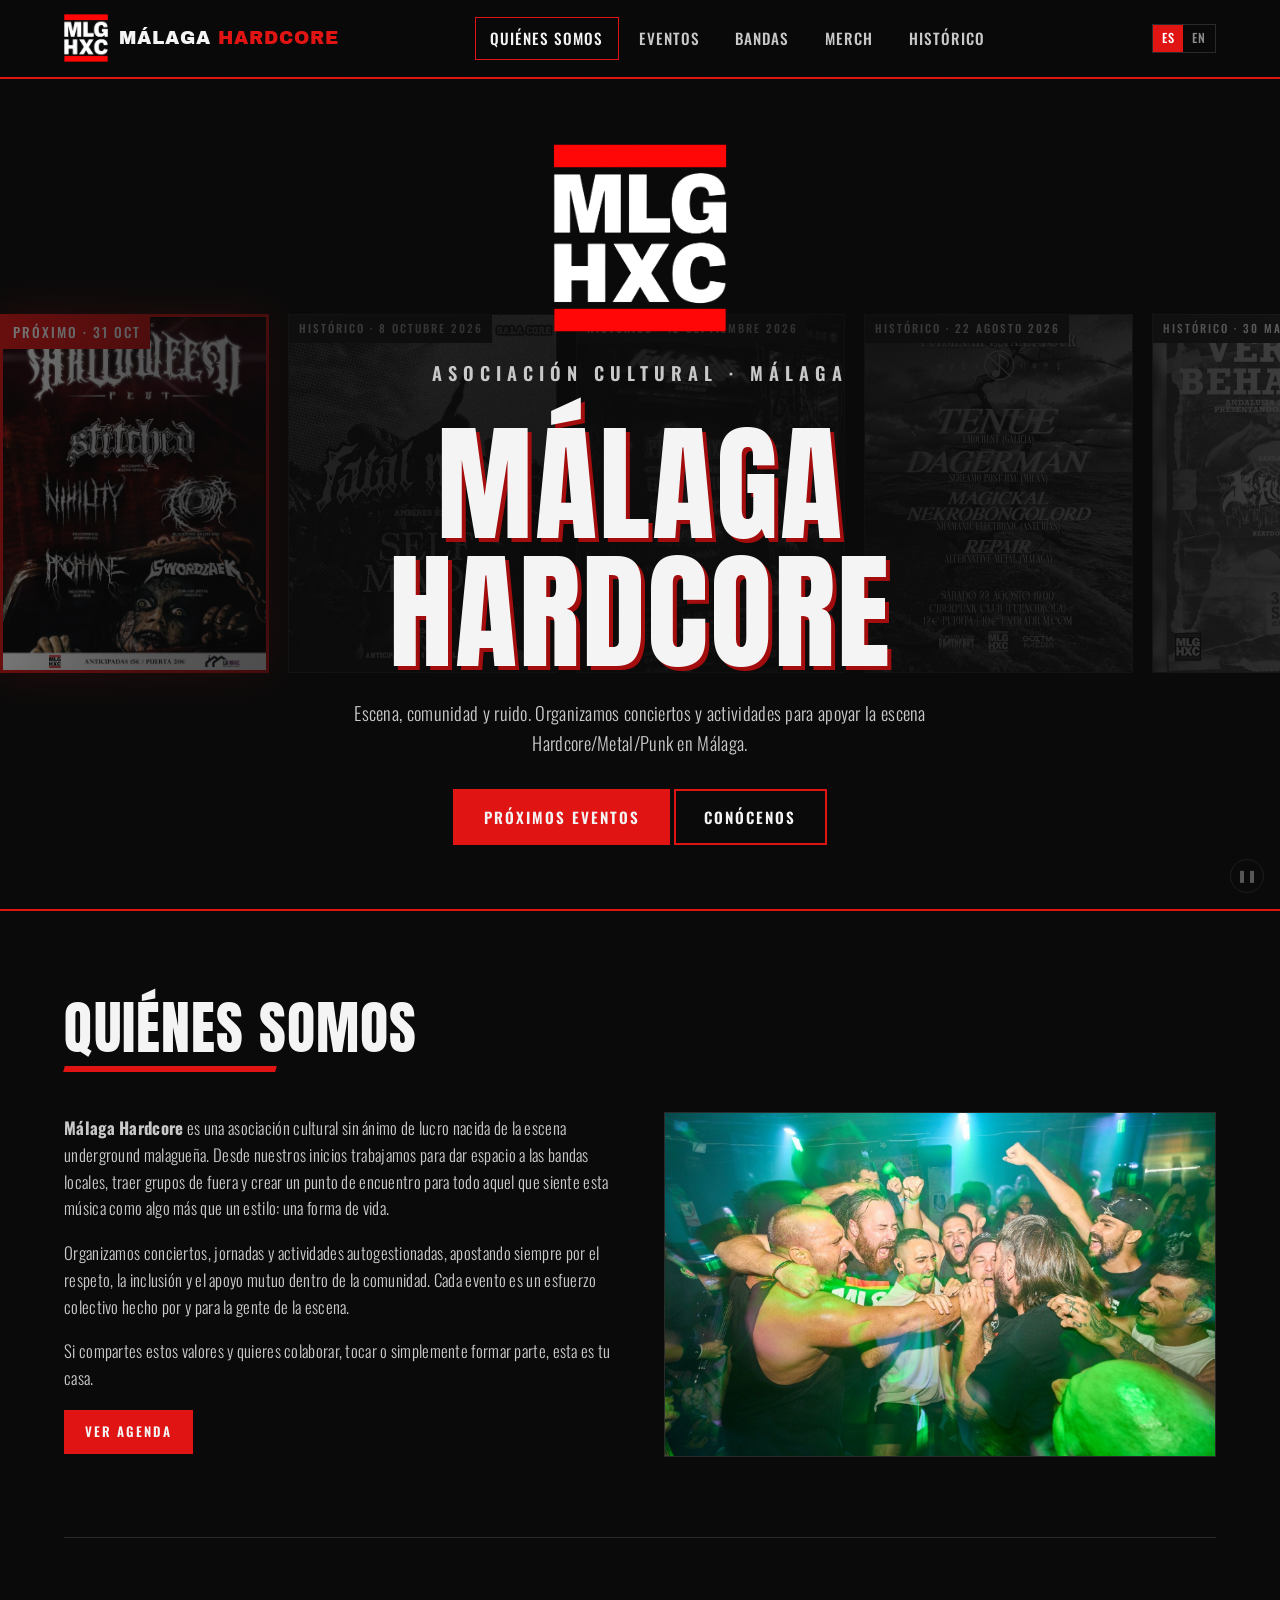
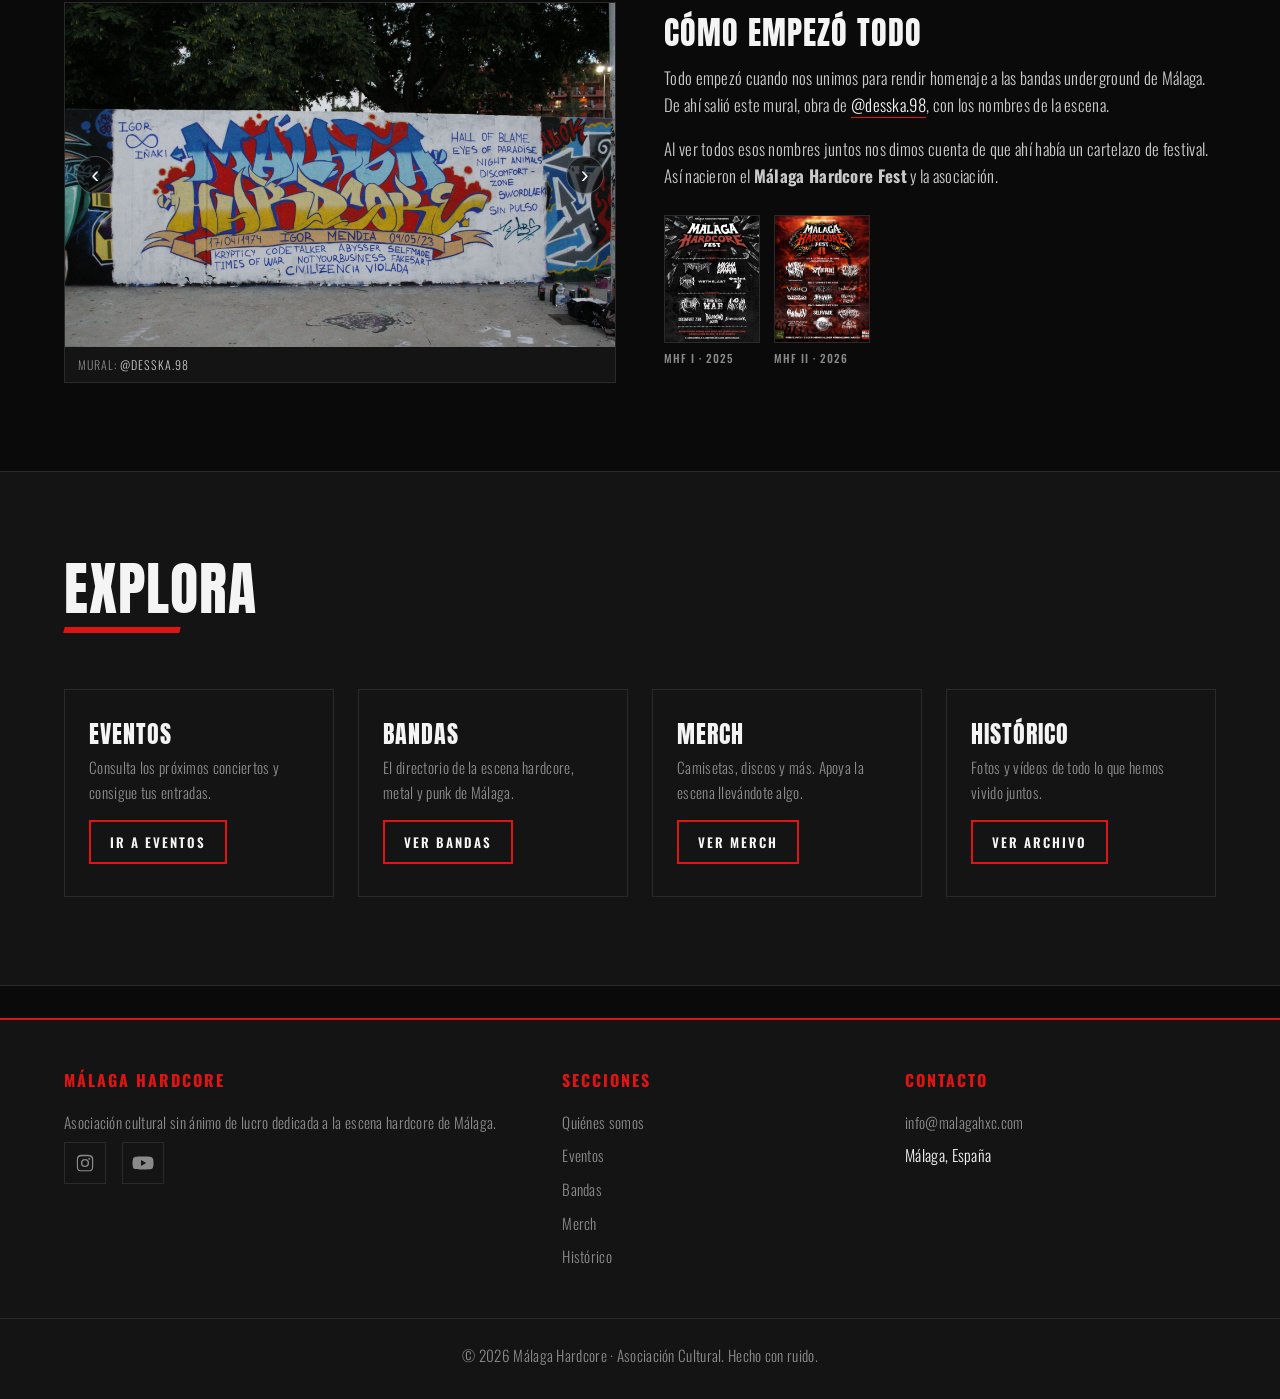
<file: index.html>
<!DOCTYPE html>
<html lang="es">
<head>
  <meta charset="UTF-8">
  <meta name="viewport" content="width=device-width, initial-scale=1.0">
  <title>Málaga Hardcore | Conciertos de Hardcore, Metal y Punk en Málaga</title>
  <meta name="description" content="Asociación cultural Málaga Hardcore (MLG HXC): conciertos y eventos de hardcore, metal y punk en Málaga, directorio de bandas locales, merch e histórico de conciertos.">
  <meta name="keywords" content="Málaga hardcore, Málaga metal, Málaga punk, conciertos Málaga, hardcore Málaga, metal Málaga, punk Málaga, escena Málaga, bandas Málaga, MLG HXC">
  <link rel="canonical" href="https://www.malagahxc.com/">
  <link rel="alternate" hreflang="es" href="https://www.malagahxc.com/">
  <link rel="alternate" hreflang="en" href="https://www.malagahxc.com/en/">
  <link rel="alternate" hreflang="x-default" href="https://www.malagahxc.com/">
  <meta property="og:type" content="website">
  <meta property="og:site_name" content="Málaga Hardcore">
  <meta property="og:title" content="Málaga Hardcore | Conciertos de Hardcore, Metal y Punk en Málaga">
  <meta property="og:description" content="Asociación cultural Málaga Hardcore (MLG HXC): conciertos y eventos de hardcore, metal y punk en Málaga, directorio de bandas locales, merch e histórico de conciertos.">
  <meta property="og:url" content="https://www.malagahxc.com/">
  <meta property="og:image" content="https://www.malagahxc.com/logo.png">
  <meta property="og:locale" content="es_ES">
  <meta name="twitter:card" content="summary">
  <link rel="stylesheet" href="style.css?v=20261019b">
  <link rel="icon" type="image/png" href="logo.png">
  <script type="application/ld+json">
  {
    "@context": "https://schema.org",
    "@type": "Organization",
    "name": "Málaga Hardcore",
    "alternateName": "MLG HXC",
    "url": "https://www.malagahxc.com/",
    "logo": "https://www.malagahxc.com/logo.png",
    "description": "Asociación cultural sin ánimo de lucro dedicada a la escena hardcore, metal y punk de Málaga: conciertos, bandas locales y eventos.",
    "areaServed": "Málaga, España",
    "sameAs": [
      "https://www.instagram.com/malagahardcore/",
      "https://www.youtube.com/@M%C3%A1lagaHardcore"
    ]
  }
  </script>
</head>
<body>

  <!-- ================= CABECERA ================= -->
  <header class="cabecera">
    <div class="contenedor">
      <a href="index.html" class="logo">
        <img src="logo-white.png" alt="Málaga Hardcore">
        <span class="logo__txt">MÁLAGA <span class="acento">HARDCORE</span></span>
      </a>
      <button class="nav-toggle" aria-label="Abrir menú">&#9776;</button>
      <nav class="nav">
        <a href="index.html" class="activo">Quiénes somos</a>
        <a href="eventos.html">Eventos</a>
        <a href="bandas.html">Bandas</a>
        <a href="merch.html">Merch</a>
        <a href="historico.html">Histórico</a>
      </nav>
      <div class="idioma"><span class="activo">ES</span><a href="en/index.html" hreflang="en" lang="en" title="English">EN</a></div>
    </div>
  </header>

  <!-- ================= HERO ================= -->
  <section class="hero hero--carrusel">
    <!-- Carrusel de carteles de fondo: se rellena solo con los datos de eventos-data.js -->
    <div class="hero__carrusel" aria-hidden="true"><div class="hero__pista" id="carrusel"></div></div>
    <button class="hero__pausa" id="carrusel-pausa" aria-label="Pausar carrusel">&#10074;&#10074;</button>
    <div class="hero__contenido">
      <img src="logo-white.png" alt="Málaga Hardcore" class="hero__logo">
      <p class="hero__kicker">Asociación Cultural · Málaga</p>
      <h1>Málaga Hardcore</h1>
      <p>Escena, comunidad y ruido. Organizamos conciertos y actividades para apoyar la escena Hardcore/Metal/Punk en Málaga.</p>
      <a href="eventos.html" class="btn">Próximos eventos</a>
      <a href="#quienes" class="btn btn--ghost">Conócenos</a>
    </div>
  </section>

  <!-- ================= QUIÉNES SOMOS ================= -->
  <section class="seccion" id="quienes">
    <div class="contenedor">
      <h2 class="titulo-seccion">Quiénes somos</h2>
      <div class="about">
        <div class="about__texto">
          <p><!-- TEXTO PROVISIONAL — reemplázalo por vuestra historia real -->
            <strong>Málaga Hardcore</strong> es una asociación cultural sin ánimo de lucro nacida de
            la escena underground malagueña. Desde nuestros inicios trabajamos para dar espacio a las
            bandas locales, traer grupos de fuera y crear un punto de encuentro para todo aquel que
            siente esta música como algo más que un estilo: una forma de vida.</p>
          <p>Organizamos conciertos, jornadas y actividades autogestionadas, apostando siempre por el
            respeto, la inclusión y el apoyo mutuo dentro de la comunidad. Cada evento es un esfuerzo
            colectivo hecho por y para la gente de la escena.</p>
          <p>Si compartes estos valores y quieres colaborar, tocar o simplemente formar parte, esta es tu casa.</p>
          <a href="eventos.html" class="btn btn--sm">Ver agenda</a>
        </div>
        <div class="about__img">
          <img src="quienes.jpg" alt="Málaga Hardcore en directo">
        </div>
      </div>

      <!-- ===== CÓMO EMPEZÓ ===== -->
      <div class="origen">
        <figure class="origen__mural" id="galeria-mural">
          <div class="galeria-mini">
            <img src="mural.jpg" alt="Mural de graffiti «Málaga Hardcore» de @desska.98 con los nombres de bandas de la escena underground" loading="lazy" class="activa">
            <img src="mural-2.jpg" alt="Otra vista del mural «Málaga Hardcore» de @desska.98" loading="lazy">
            <button class="galeria-mini__btn galeria-mini__btn--prev" data-dir="-1" aria-label="Foto anterior">&#8249;</button>
            <button class="galeria-mini__btn galeria-mini__btn--next" data-dir="1" aria-label="Foto siguiente">&#8250;</button>
          </div>
          <figcaption>Mural: <a href="https://www.instagram.com/desska.98/" target="_blank" rel="noopener">@desska.98</a></figcaption>
        </figure>
        <div class="origen__texto">
          <h3>Cómo empezó todo</h3>
          <p>Todo empezó cuando nos unimos para rendir homenaje a las bandas underground de Málaga.
            De ahí salió este mural, obra de <a href="https://www.instagram.com/desska.98/" target="_blank" rel="noopener">@desska.98</a>,
            con los nombres de la escena.</p>
          <p>Al ver todos esos nombres juntos nos dimos cuenta de que ahí había un cartelazo de festival.
            Así nacieron el <strong>Málaga Hardcore Fest</strong> y la asociación.</p>
          <div class="origen__carteles">
            <a href="historico.html" class="origen__cartel">
              <img src="fotos-historico/mhf1.jpg" alt="Cartel Málaga Hardcore Fest 2025" loading="lazy">
              <span>MHF I · 2025</span>
            </a>
            <a href="historico.html" class="origen__cartel">
              <img src="fotos-historico/mhf2.jpg" alt="Cartel Málaga Hardcore Fest II 2026" loading="lazy">
              <span>MHF II · 2026</span>
            </a>
          </div>
        </div>
      </div>
    </div>
  </section>

  <!-- ================= ACCESOS RÁPIDOS ================= -->
  <section class="seccion seccion--alt">
    <div class="contenedor">
      <h2 class="titulo-seccion">Explora</h2>
      <div class="accesos">
        <div class="acceso">
          <h3>Eventos</h3>
          <p>Consulta los próximos conciertos y consigue tus entradas.</p>
          <a href="eventos.html" class="btn btn--sm btn--ghost">Ir a eventos</a>
        </div>
        <div class="acceso">
          <h3>Bandas</h3>
          <p>El directorio de la escena hardcore, metal y punk de Málaga.</p>
          <a href="bandas.html" class="btn btn--sm btn--ghost">Ver bandas</a>
        </div>
        <div class="acceso">
          <h3>Merch</h3>
          <p>Camisetas, discos y más. Apoya la escena llevándote algo.</p>
          <a href="merch.html" class="btn btn--sm btn--ghost">Ver merch</a>
        </div>
        <div class="acceso">
          <h3>Histórico</h3>
          <p>Fotos y vídeos de todo lo que hemos vivido juntos.</p>
          <a href="historico.html" class="btn btn--sm btn--ghost">Ver archivo</a>
        </div>
      </div>
    </div>
  </section>

  <!-- ================= PIE ================= -->
  <footer class="pie">
    <div class="contenedor">
      <div>
        <h4>Málaga Hardcore</h4>
        <p>Asociación cultural sin ánimo de lucro dedicada a la escena hardcore de Málaga.</p>
        <div class="redes">
          <a href="https://www.instagram.com/malagahardcore/?hl=es" target="_blank" rel="noopener" aria-label="Instagram"><svg viewBox="0 0 24 24" width="20" height="20" fill="currentColor" aria-hidden="true"><path d="M12 2.2c3.2 0 3.6 0 4.9.1 1.2.1 1.8.3 2.2.4.6.2 1 .5 1.4.9.4.4.7.8.9 1.4.2.4.3 1 .4 2.2.1 1.3.1 1.7.1 4.9s0 3.6-.1 4.9c-.1 1.2-.2 1.8-.4 2.2-.2.6-.5 1-.9 1.4-.4.4-.8.7-1.4.9-.4.2-1 .3-2.2.4-1.3.1-1.7.1-4.9.1s-3.6 0-4.9-.1c-1.2-.1-1.8-.2-2.2-.4-.6-.2-1-.5-1.4-.9-.4-.4-.7-.8-.9-1.4-.2-.4-.3-1-.4-2.2C2.2 15.6 2.2 15.2 2.2 12s0-3.6.1-4.9c.1-1.2.2-1.8.4-2.2.2-.6.5-1 .9-1.4.4-.4.8-.7 1.4-.9.4-.2 1-.3 2.2-.4C8.4 2.2 8.8 2.2 12 2.2Zm0 1.8c-3.1 0-3.5 0-4.7.1-.9 0-1.4.2-1.7.3-.4.2-.7.3-1 .6-.3.3-.5.6-.6 1-.1.3-.3.8-.3 1.7-.1 1.2-.1 1.6-.1 4.7s0 3.5.1 4.7c0 .9.2 1.4.3 1.7.2.4.3.7.6 1 .3.3.6.5 1 .6.3.1.8.3 1.7.3 1.2.1 1.6.1 4.7.1s3.5 0 4.7-.1c.9 0 1.4-.2 1.7-.3.4-.2.7-.3 1-.6.3-.3.5-.6.6-1 .1-.3.3-.8.3-1.7.1-1.2.1-1.6.1-4.7s0-3.5-.1-4.7c0-.9-.2-1.4-.3-1.7-.2-.4-.3-.7-.6-1-.3-.3-.6-.5-1-.6-.3-.1-.8-.3-1.7-.3-1.2-.1-1.6-.1-4.7-.1Zm0 3.1a4.9 4.9 0 1 1 0 9.8 4.9 4.9 0 0 1 0-9.8Zm0 8.1a3.2 3.2 0 1 0 0-6.4 3.2 3.2 0 0 0 0 6.4Zm6.3-8.4a1.15 1.15 0 1 1-2.3 0 1.15 1.15 0 0 1 2.3 0Z"/></svg></a>
          <a href="https://www.youtube.com/@M%C3%A1lagaHardcore" target="_blank" rel="noopener" aria-label="YouTube"><svg viewBox="0 0 24 24" width="22" height="22" fill="currentColor" aria-hidden="true"><path d="M23 7.5a3 3 0 0 0-2.1-2.1C19 4.9 12 4.9 12 4.9s-7 0-8.9.5A3 3 0 0 0 1 7.5 31 31 0 0 0 .5 12 31 31 0 0 0 1 16.5a3 3 0 0 0 2.1 2.1c1.9.5 8.9.5 8.9.5s7 0 8.9-.5a3 3 0 0 0 2.1-2.1c.4-1.5.5-3 .5-4.5s-.1-3-.5-4.5ZM9.8 15.3V8.7l5.7 3.3-5.7 3.3Z"/></svg></a>
        </div>
      </div>
      <div>
        <h4>Secciones</h4>
        <ul>
          <li><a href="index.html">Quiénes somos</a></li>
          <li><a href="eventos.html">Eventos</a></li>
          <li><a href="bandas.html">Bandas</a></li>
          <li><a href="merch.html">Merch</a></li>
          <li><a href="historico.html">Histórico</a></li>
        </ul>
      </div>
      <div>
        <h4>Contacto</h4>
        <ul>
          <li><a href="mailto:info@malagahxc.com">info@malagahxc.com</a></li>
          <li>Málaga, España</li>
        </ul>
      </div>
    </div>
    <p class="copyright">© <span id="anio"></span> Málaga Hardcore · Asociación Cultural. Hecho con ruido.</p>
  </footer>

  <script src="eventos-data.js?v=20261024b"></script>
  <script>
    // Menú móvil
    document.querySelector('.nav-toggle').addEventListener('click', function () {
      document.querySelector('.nav').classList.toggle('abierto');
    });
    // Año automático
    document.getElementById('anio').textContent = new Date().getFullYear();

    // ===== Fotos del mural: botones para pasar de una a otra =====
    const fotosMural = document.querySelectorAll('#galeria-mural img');
    let fotoActual = 0;
    document.querySelectorAll('#galeria-mural .galeria-mini__btn').forEach(b => b.addEventListener('click', () => {
      fotosMural[fotoActual].classList.remove('activa');
      fotoActual = (fotoActual + +b.dataset.dir + fotosMural.length) % fotosMural.length;
      fotosMural[fotoActual].classList.add('activa');
    }));

    // ===== Carrusel de carteles de fondo en la portada =====
    // Próximos primero (en color y con borde rojo), después el histórico (en blanco y negro).
    // Los datos están en eventos-data.js
    const slide = (e, proximo, i) =>
      '<a class="hero__cartel' + (proximo ? ' hero__cartel--proximo' : '') + '" tabindex="-1" href="' +
        (proximo ? 'eventos.html' : 'historico.html#ev-' + i) + '">' +
        '<span class="hero__etiqueta">' + (proximo ? 'Próximo · ' + e.dia + ' ' + e.mes : 'Histórico · ' + e.fecha) + '</span>' +
        '<img src="' + (proximo ? '' : 'fotos-historico/') + e.cartel + '" alt="">' +
      '</a>';
    const carteles =
      PROXIMOS.map(e => slide(e, true)).join('') +
      HISTORICO.map((e, i) => slide(e, false, i)).join('');
    const pista = document.getElementById('carrusel');
    pista.innerHTML = carteles + carteles;   // duplicado para que el bucle sea continuo
    pista.style.animationDuration = (PROXIMOS.length + HISTORICO.length) * 5 + 's';
    document.getElementById('carrusel-pausa').addEventListener('click', function () {
      const pausado = this.closest('.hero').classList.toggle('pausado');
      this.innerHTML = pausado ? '&#9654;' : '&#10074;&#10074;';
      this.setAttribute('aria-label', pausado ? 'Reanudar carrusel' : 'Pausar carrusel');
    });
  </script>
</body>
</html>
</file>
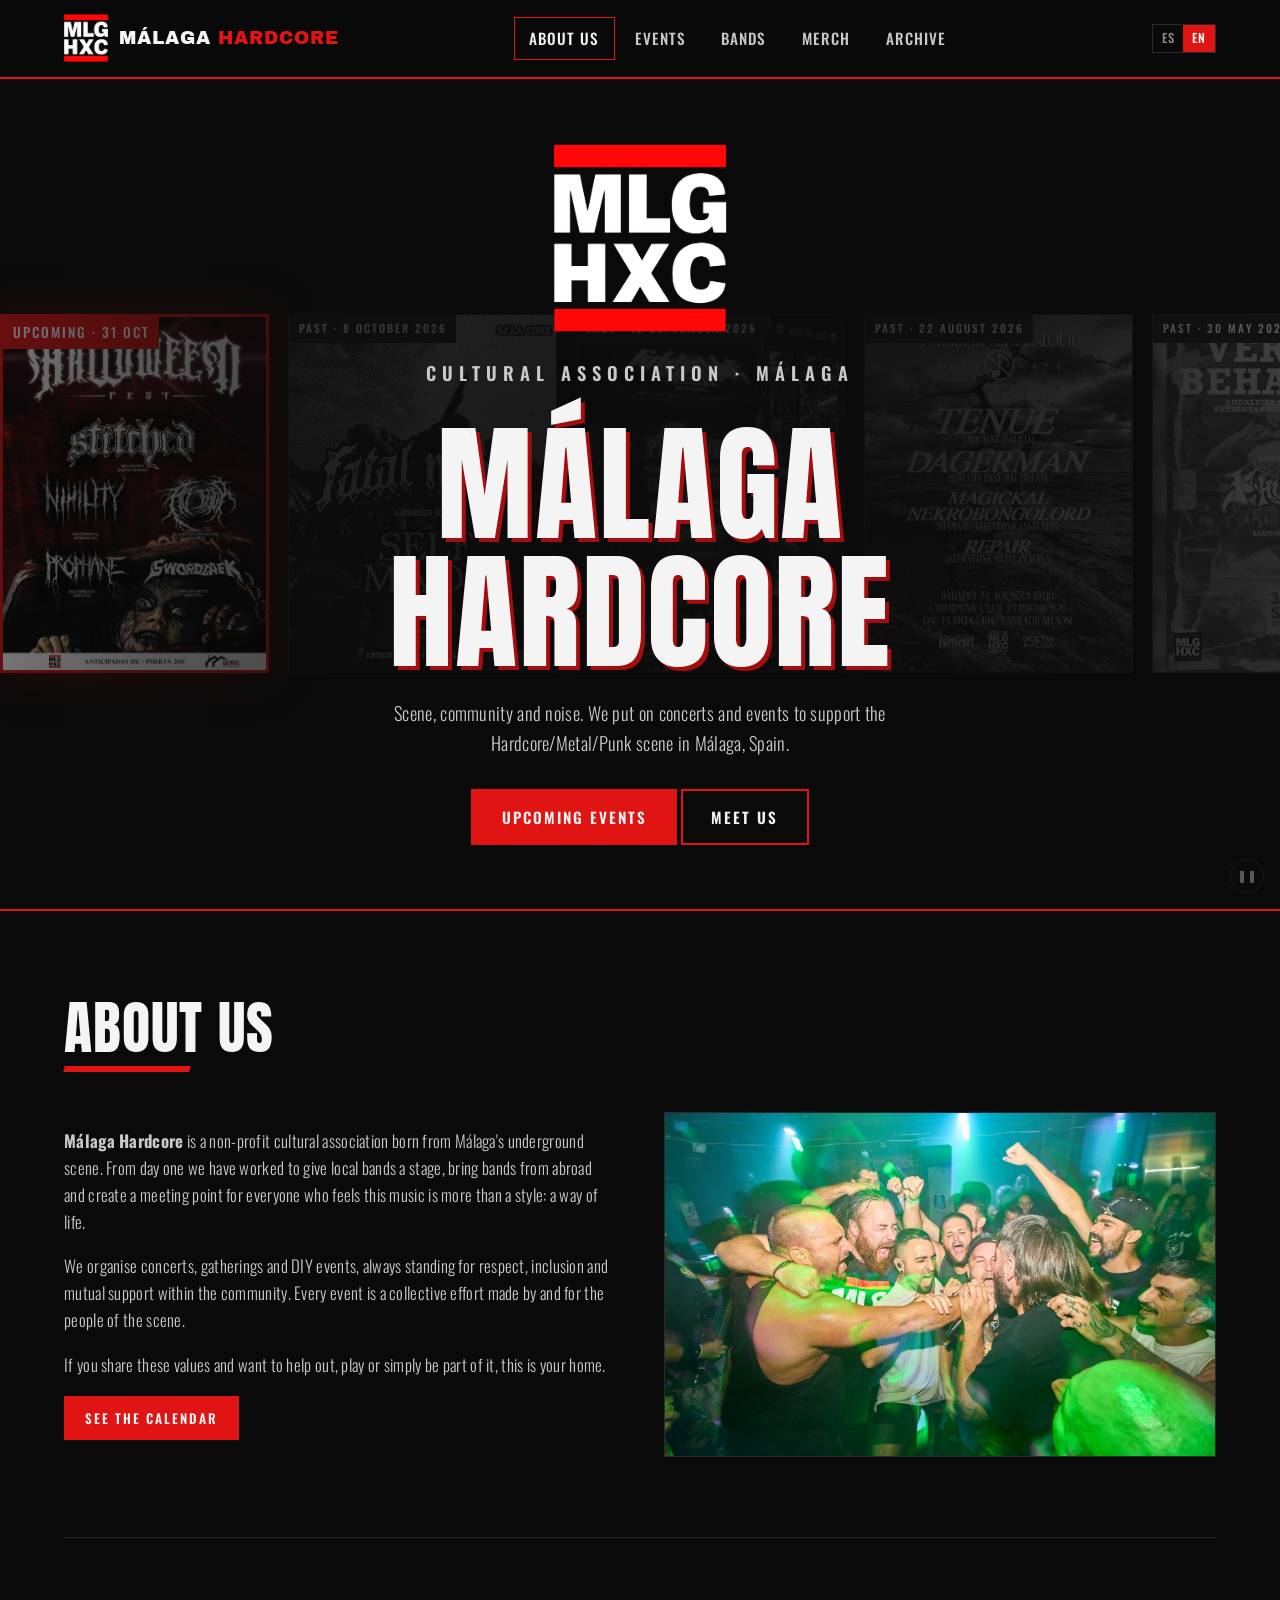
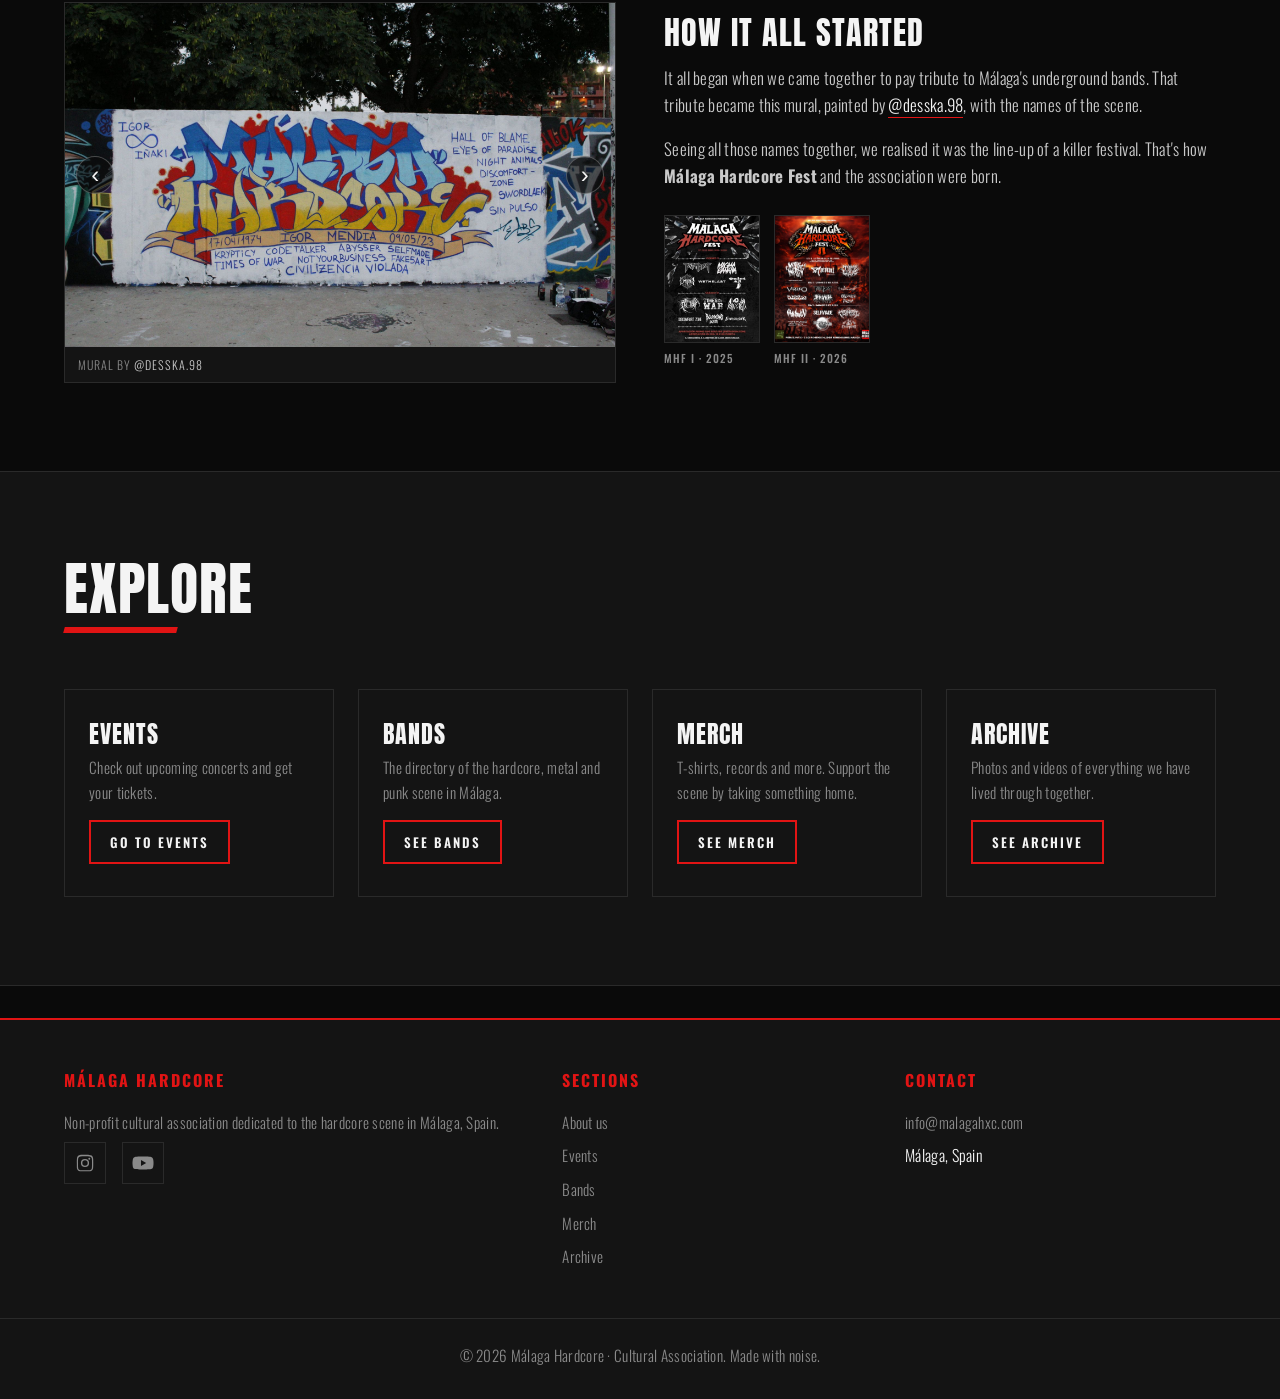
<file: en/index.html>
<!DOCTYPE html>
<html lang="en">
<head>
  <meta charset="UTF-8">
  <meta name="viewport" content="width=device-width, initial-scale=1.0">
  <title>Málaga Hardcore | Hardcore, Metal &amp; Punk Concerts in Málaga, Spain</title>
  <meta name="description" content="Málaga Hardcore (MLG HXC) is a non-profit cultural association putting on hardcore, metal and punk concerts in Málaga, Spain. Gigs, local band directory, merch and concert archive.">
  <meta name="keywords" content="Malaga hardcore, Málaga hardcore, hardcore Malaga Spain, metal Malaga, punk Malaga, concerts Malaga, gigs Malaga, live music Malaga, Malaga music scene, Costa del Sol hardcore, MLG HXC">
  <link rel="canonical" href="https://www.malagahxc.com/en/">
  <link rel="alternate" hreflang="es" href="https://www.malagahxc.com/">
  <link rel="alternate" hreflang="en" href="https://www.malagahxc.com/en/">
  <link rel="alternate" hreflang="x-default" href="https://www.malagahxc.com/">
  <meta property="og:type" content="website">
  <meta property="og:site_name" content="Málaga Hardcore">
  <meta property="og:title" content="Málaga Hardcore | Hardcore, Metal &amp; Punk Concerts in Málaga, Spain">
  <meta property="og:description" content="Málaga Hardcore (MLG HXC) is a non-profit cultural association putting on hardcore, metal and punk concerts in Málaga, Spain. Gigs, local band directory, merch and concert archive.">
  <meta property="og:url" content="https://www.malagahxc.com/en/">
  <meta property="og:image" content="https://www.malagahxc.com/logo.png">
  <meta property="og:locale" content="en_GB">
  <meta name="twitter:card" content="summary">
  <link rel="stylesheet" href="../style.css?v=20261019b">
  <link rel="icon" type="image/png" href="../logo.png">
  <script type="application/ld+json">
  {
    "@context": "https://schema.org",
    "@type": "Organization",
    "name": "Málaga Hardcore",
    "alternateName": "MLG HXC",
    "url": "https://www.malagahxc.com/en/",
    "logo": "https://www.malagahxc.com/logo.png",
    "description": "Non-profit cultural association dedicated to the hardcore, metal and punk scene in Málaga, Spain: concerts, local bands and events.",
    "areaServed": "Málaga, Spain",
    "sameAs": [
      "https://www.instagram.com/malagahardcore/",
      "https://www.youtube.com/@M%C3%A1lagaHardcore"
    ]
  }
  </script>
</head>
<body>

  <!-- ================= CABECERA ================= -->
  <header class="cabecera">
    <div class="contenedor">
      <a href="index.html" class="logo">
        <img src="../logo-white.png" alt="Málaga Hardcore">
        <span class="logo__txt">MÁLAGA <span class="acento">HARDCORE</span></span>
      </a>
      <button class="nav-toggle" aria-label="Open menu">&#9776;</button>
      <nav class="nav">
        <a href="index.html" class="activo">About us</a>
        <a href="eventos.html">Events</a>
        <a href="bandas.html">Bands</a>
        <a href="merch.html">Merch</a>
        <a href="historico.html">Archive</a>
      </nav>
      <div class="idioma"><a href="../index.html" hreflang="es" lang="es" title="Español">ES</a><span class="activo">EN</span></div>
    </div>
  </header>

  <!-- ================= HERO ================= -->
  <section class="hero hero--carrusel">
    <!-- Carrusel de carteles de fondo: se rellena solo con los datos de eventos-data.js -->
    <div class="hero__carrusel" aria-hidden="true"><div class="hero__pista" id="carrusel"></div></div>
    <button class="hero__pausa" id="carrusel-pausa" aria-label="Pause slideshow">&#10074;&#10074;</button>
    <div class="hero__contenido">
      <img src="../logo-white.png" alt="Málaga Hardcore" class="hero__logo">
      <p class="hero__kicker">Cultural Association · Málaga</p>
      <h1>Málaga Hardcore</h1>
      <p>Scene, community and noise. We put on concerts and events to support the Hardcore/Metal/Punk scene in Málaga, Spain.</p>
      <a href="eventos.html" class="btn">Upcoming events</a>
      <a href="#quienes" class="btn btn--ghost">Meet us</a>
    </div>
  </section>

  <!-- ================= QUIÉNES SOMOS ================= -->
  <section class="seccion" id="quienes">
    <div class="contenedor">
      <h2 class="titulo-seccion">About us</h2>
      <div class="about">
        <div class="about__texto">
          <p><strong>Málaga Hardcore</strong> is a non-profit cultural association born from Málaga's
            underground scene. From day one we have worked to give local bands a stage, bring bands
            from abroad and create a meeting point for everyone who feels this music is more than a
            style: a way of life.</p>
          <p>We organise concerts, gatherings and DIY events, always standing for respect, inclusion
            and mutual support within the community. Every event is a collective effort made by and
            for the people of the scene.</p>
          <p>If you share these values and want to help out, play or simply be part of it, this is your home.</p>
          <a href="eventos.html" class="btn btn--sm">See the calendar</a>
        </div>
        <div class="about__img">
          <img src="../quienes.jpg" alt="Málaga Hardcore live">
        </div>
      </div>

      <!-- ===== CÓMO EMPEZÓ ===== -->
      <div class="origen">
        <figure class="origen__mural" id="galeria-mural">
          <div class="galeria-mini">
            <img src="../mural.jpg" alt="«Málaga Hardcore» graffiti mural by @desska.98 with the names of underground bands from the scene" loading="lazy" class="activa">
            <img src="../mural-2.jpg" alt="Another view of the «Málaga Hardcore» mural by @desska.98" loading="lazy">
            <button class="galeria-mini__btn galeria-mini__btn--prev" data-dir="-1" aria-label="Previous photo">&#8249;</button>
            <button class="galeria-mini__btn galeria-mini__btn--next" data-dir="1" aria-label="Next photo">&#8250;</button>
          </div>
          <figcaption>Mural by <a href="https://www.instagram.com/desska.98/" target="_blank" rel="noopener">@desska.98</a></figcaption>
        </figure>
        <div class="origen__texto">
          <h3>How it all started</h3>
          <p>It all began when we came together to pay tribute to Málaga's underground bands.
            That tribute became this mural, painted by <a href="https://www.instagram.com/desska.98/" target="_blank" rel="noopener">@desska.98</a>,
            with the names of the scene.</p>
          <p>Seeing all those names together, we realised it was the line-up of a killer festival.
            That's how <strong>Málaga Hardcore Fest</strong> and the association were born.</p>
          <div class="origen__carteles">
            <a href="historico.html" class="origen__cartel">
              <img src="../fotos-historico/mhf1.jpg" alt="Málaga Hardcore Fest 2025 poster" loading="lazy">
              <span>MHF I · 2025</span>
            </a>
            <a href="historico.html" class="origen__cartel">
              <img src="../fotos-historico/mhf2.jpg" alt="Málaga Hardcore Fest II 2026 poster" loading="lazy">
              <span>MHF II · 2026</span>
            </a>
          </div>
        </div>
      </div>
    </div>
  </section>

  <!-- ================= ACCESOS RÁPIDOS ================= -->
  <section class="seccion seccion--alt">
    <div class="contenedor">
      <h2 class="titulo-seccion">Explore</h2>
      <div class="accesos">
        <div class="acceso">
          <h3>Events</h3>
          <p>Check out upcoming concerts and get your tickets.</p>
          <a href="eventos.html" class="btn btn--sm btn--ghost">Go to events</a>
        </div>
        <div class="acceso">
          <h3>Bands</h3>
          <p>The directory of the hardcore, metal and punk scene in Málaga.</p>
          <a href="bandas.html" class="btn btn--sm btn--ghost">See bands</a>
        </div>
        <div class="acceso">
          <h3>Merch</h3>
          <p>T-shirts, records and more. Support the scene by taking something home.</p>
          <a href="merch.html" class="btn btn--sm btn--ghost">See merch</a>
        </div>
        <div class="acceso">
          <h3>Archive</h3>
          <p>Photos and videos of everything we have lived through together.</p>
          <a href="historico.html" class="btn btn--sm btn--ghost">See archive</a>
        </div>
      </div>
    </div>
  </section>

  <!-- ================= PIE ================= -->
  <footer class="pie">
    <div class="contenedor">
      <div>
        <h4>Málaga Hardcore</h4>
        <p>Non-profit cultural association dedicated to the hardcore scene in Málaga, Spain.</p>
        <div class="redes">
          <a href="https://www.instagram.com/malagahardcore/?hl=es" target="_blank" rel="noopener" aria-label="Instagram"><svg viewBox="0 0 24 24" width="20" height="20" fill="currentColor" aria-hidden="true"><path d="M12 2.2c3.2 0 3.6 0 4.9.1 1.2.1 1.8.3 2.2.4.6.2 1 .5 1.4.9.4.4.7.8.9 1.4.2.4.3 1 .4 2.2.1 1.3.1 1.7.1 4.9s0 3.6-.1 4.9c-.1 1.2-.2 1.8-.4 2.2-.2.6-.5 1-.9 1.4-.4.4-.8.7-1.4.9-.4.2-1 .3-2.2.4-1.3.1-1.7.1-4.9.1s-3.6 0-4.9-.1c-1.2-.1-1.8-.2-2.2-.4-.6-.2-1-.5-1.4-.9-.4-.4-.7-.8-.9-1.4-.2-.4-.3-1-.4-2.2C2.2 15.6 2.2 15.2 2.2 12s0-3.6.1-4.9c.1-1.2.2-1.8.4-2.2.2-.6.5-1 .9-1.4.4-.4.8-.7 1.4-.9.4-.2 1-.3 2.2-.4C8.4 2.2 8.8 2.2 12 2.2Zm0 1.8c-3.1 0-3.5 0-4.7.1-.9 0-1.4.2-1.7.3-.4.2-.7.3-1 .6-.3.3-.5.6-.6 1-.1.3-.3.8-.3 1.7-.1 1.2-.1 1.6-.1 4.7s0 3.5.1 4.7c0 .9.2 1.4.3 1.7.2.4.3.7.6 1 .3.3.6.5 1 .6.3.1.8.3 1.7.3 1.2.1 1.6.1 4.7.1s3.5 0 4.7-.1c.9 0 1.4-.2 1.7-.3.4-.2.7-.3 1-.6.3-.3.5-.6.6-1 .1-.3.3-.8.3-1.7.1-1.2.1-1.6.1-4.7s0-3.5-.1-4.7c0-.9-.2-1.4-.3-1.7-.2-.4-.3-.7-.6-1-.3-.3-.6-.5-1-.6-.3-.1-.8-.3-1.7-.3-1.2-.1-1.6-.1-4.7-.1Zm0 3.1a4.9 4.9 0 1 1 0 9.8 4.9 4.9 0 0 1 0-9.8Zm0 8.1a3.2 3.2 0 1 0 0-6.4 3.2 3.2 0 0 0 0 6.4Zm6.3-8.4a1.15 1.15 0 1 1-2.3 0 1.15 1.15 0 0 1 2.3 0Z"/></svg></a>
          <a href="https://www.youtube.com/@M%C3%A1lagaHardcore" target="_blank" rel="noopener" aria-label="YouTube"><svg viewBox="0 0 24 24" width="22" height="22" fill="currentColor" aria-hidden="true"><path d="M23 7.5a3 3 0 0 0-2.1-2.1C19 4.9 12 4.9 12 4.9s-7 0-8.9.5A3 3 0 0 0 1 7.5 31 31 0 0 0 .5 12 31 31 0 0 0 1 16.5a3 3 0 0 0 2.1 2.1c1.9.5 8.9.5 8.9.5s7 0 8.9-.5a3 3 0 0 0 2.1-2.1c.4-1.5.5-3 .5-4.5s-.1-3-.5-4.5ZM9.8 15.3V8.7l5.7 3.3-5.7 3.3Z"/></svg></a>
        </div>
      </div>
      <div>
        <h4>Sections</h4>
        <ul>
          <li><a href="index.html">About us</a></li>
          <li><a href="eventos.html">Events</a></li>
          <li><a href="bandas.html">Bands</a></li>
          <li><a href="merch.html">Merch</a></li>
          <li><a href="historico.html">Archive</a></li>
        </ul>
      </div>
      <div>
        <h4>Contact</h4>
        <ul>
          <li><a href="mailto:info@malagahxc.com">info@malagahxc.com</a></li>
          <li>Málaga, Spain</li>
        </ul>
      </div>
    </div>
    <p class="copyright">© <span id="anio"></span> Málaga Hardcore · Cultural Association. Made with noise.</p>
  </footer>

  <script src="../eventos-data.js?v=20261024b"></script>
  <script>
    // Menú móvil
    document.querySelector('.nav-toggle').addEventListener('click', function () {
      document.querySelector('.nav').classList.toggle('abierto');
    });
    // Año automático
    document.getElementById('anio').textContent = new Date().getFullYear();

    // ===== Fotos del mural: botones para pasar de una a otra =====
    const fotosMural = document.querySelectorAll('#galeria-mural img');
    let fotoActual = 0;
    document.querySelectorAll('#galeria-mural .galeria-mini__btn').forEach(b => b.addEventListener('click', () => {
      fotosMural[fotoActual].classList.remove('activa');
      fotoActual = (fotoActual + +b.dataset.dir + fotosMural.length) % fotosMural.length;
      fotosMural[fotoActual].classList.add('activa');
    }));

    // ===== Carrusel de carteles de fondo en la portada =====
    // Próximos primero (en color y con borde rojo), después el histórico (en blanco y negro).
    // Los datos están en eventos-data.js
    const slide = (e, proximo, i) =>
      '<a class="hero__cartel' + (proximo ? ' hero__cartel--proximo' : '') + '" tabindex="-1" href="' +
        (proximo ? 'eventos.html' : 'historico.html#ev-' + i) + '">' +
        '<span class="hero__etiqueta">' + (proximo ? 'Upcoming · ' + e.dia + ' ' + enIngles(e.mes) : 'Past · ' + enIngles(e.fecha)) + '</span>' +
        '<img src="' + (proximo ? '../' : '../fotos-historico/') + e.cartel + '" alt="">' +
      '</a>';
    const carteles =
      PROXIMOS.map(e => slide(e, true)).join('') +
      HISTORICO.map((e, i) => slide(e, false, i)).join('');
    const pista = document.getElementById('carrusel');
    pista.innerHTML = carteles + carteles;   // duplicado para que el bucle sea continuo
    pista.style.animationDuration = (PROXIMOS.length + HISTORICO.length) * 5 + 's';
    document.getElementById('carrusel-pausa').addEventListener('click', function () {
      const pausado = this.closest('.hero').classList.toggle('pausado');
      this.innerHTML = pausado ? '&#9654;' : '&#10074;&#10074;';
      this.setAttribute('aria-label', pausado ? 'Resume slideshow' : 'Pause slideshow');
    });
  </script>
</body>
</html>
</file>
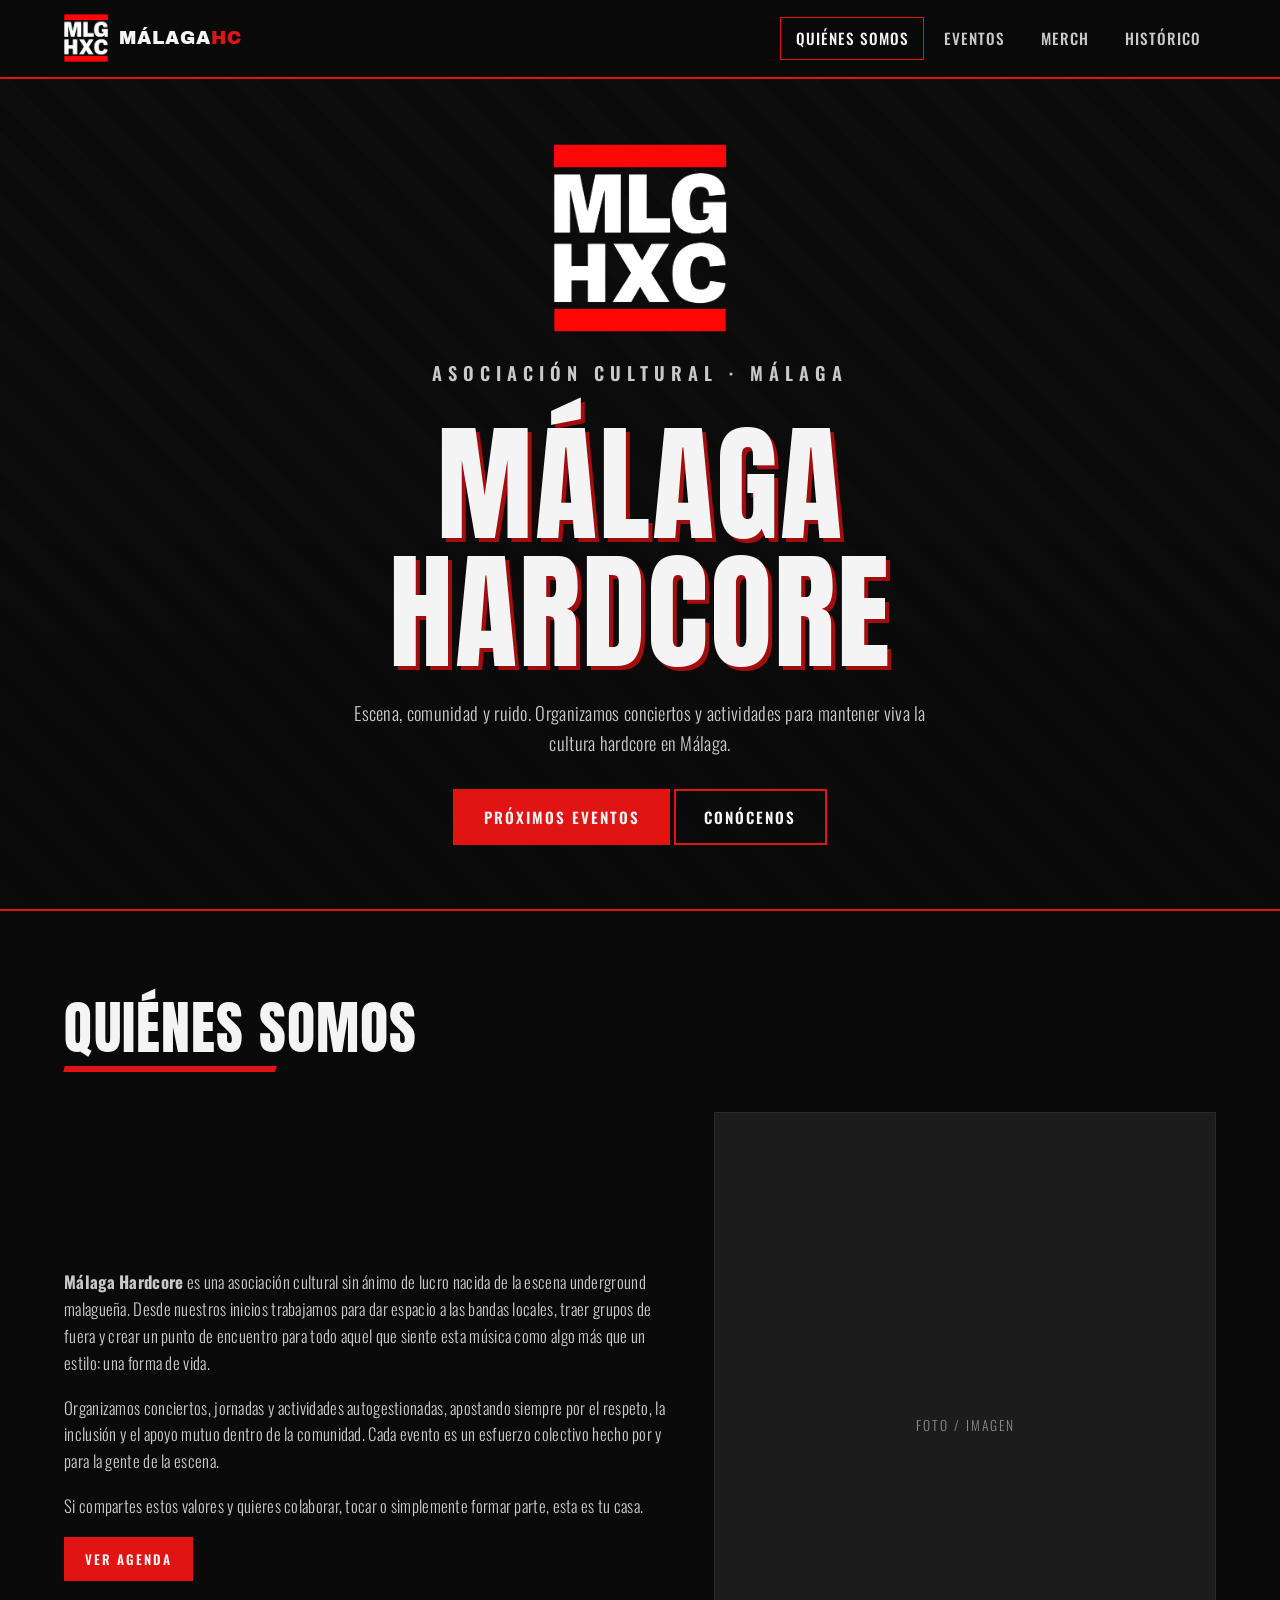
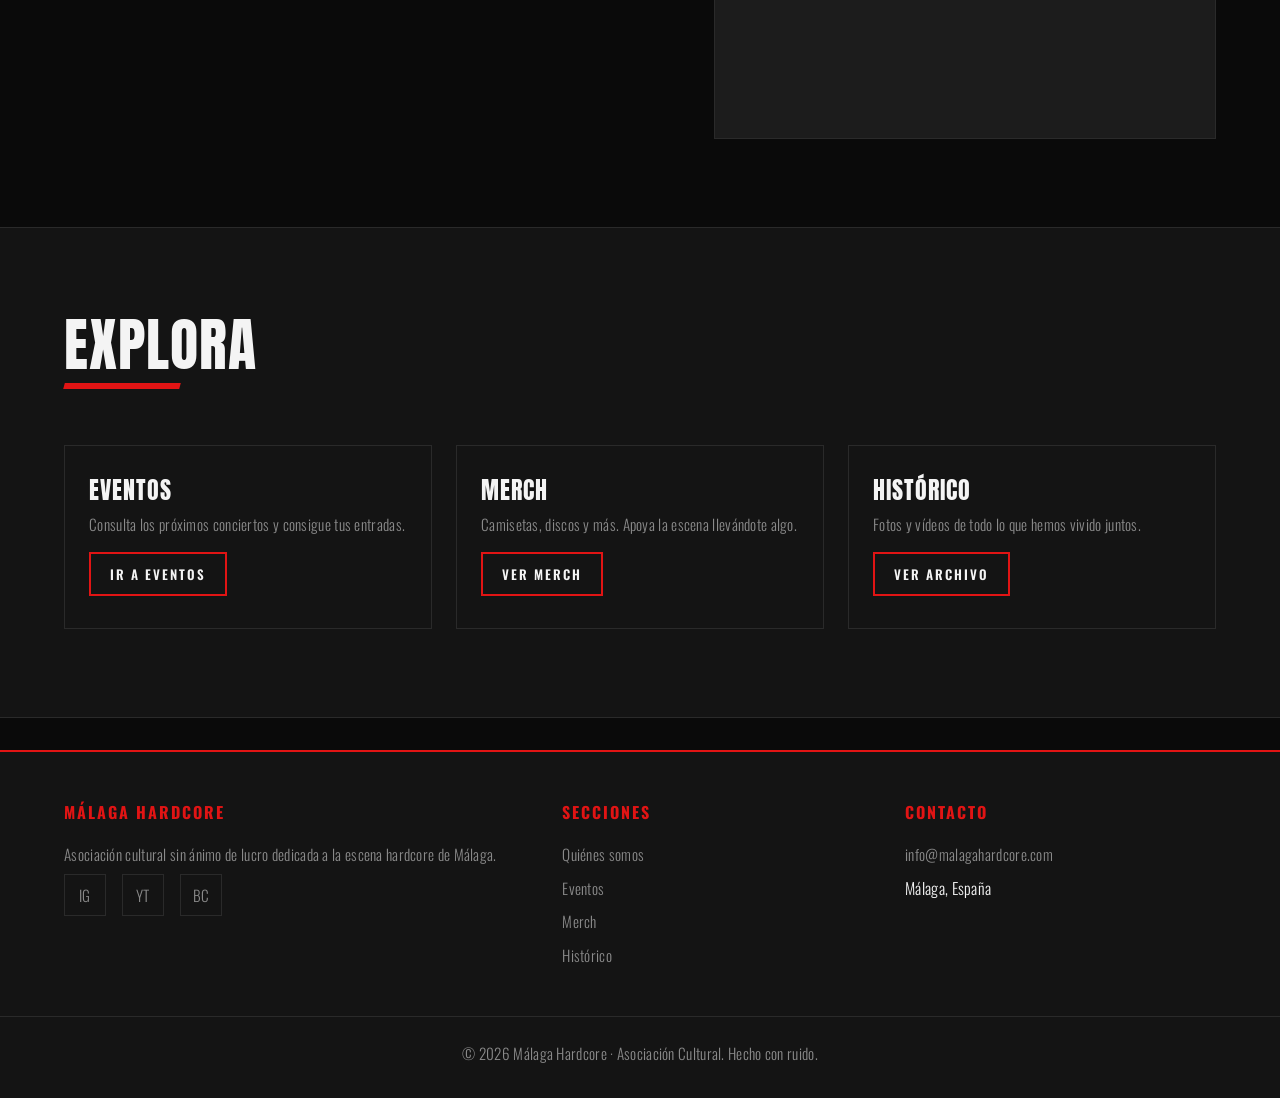
<file: malaga-hardcore 3/index.html>
<!DOCTYPE html>
<html lang="es">
<head>
  <meta charset="UTF-8">
  <meta name="viewport" content="width=device-width, initial-scale=1.0">
  <title>Málaga Hardcore — Asociación Cultural</title>
  <meta name="description" content="Asociación cultural Málaga Hardcore: eventos, conciertos, merch y comunidad hardcore en Málaga.">
  <link rel="stylesheet" href="css/style.css">
  <link rel="icon" type="image/png" href="img/logo.png">
</head>
<body>

  <!-- ================= CABECERA ================= -->
  <header class="cabecera">
    <div class="contenedor">
      <a href="index.html" class="logo">
        <img src="img/logo-white.png" alt="Málaga Hardcore">
        <span class="logo__txt">MÁLAGA<span class="acento">HC</span></span>
      </a>
      <button class="nav-toggle" aria-label="Abrir menú">&#9776;</button>
      <nav class="nav">
        <a href="index.html" class="activo">Quiénes somos</a>
        <a href="eventos.html">Eventos</a>
        <a href="merch.html">Merch</a>
        <a href="historico.html">Histórico</a>
      </nav>
    </div>
  </header>

  <!-- ================= HERO ================= -->
  <section class="hero">
    <div class="hero__contenido">
      <img src="img/logo-white.png" alt="Málaga Hardcore" class="hero__logo">
      <p class="hero__kicker">Asociación Cultural · Málaga</p>
      <h1>Málaga Hardcore</h1>
      <p>Escena, comunidad y ruido. Organizamos conciertos y actividades para mantener viva la cultura hardcore en Málaga.</p>
      <a href="eventos.html" class="btn">Próximos eventos</a>
      <a href="#quienes" class="btn btn--ghost">Conócenos</a>
    </div>
  </section>

  <!-- ================= QUIÉNES SOMOS ================= -->
  <section class="seccion" id="quienes">
    <div class="contenedor">
      <h2 class="titulo-seccion">Quiénes somos</h2>
      <div class="about">
        <div class="about__texto">
          <p><!-- TEXTO PROVISIONAL — reemplázalo por vuestra historia real -->
            <strong>Málaga Hardcore</strong> es una asociación cultural sin ánimo de lucro nacida de
            la escena underground malagueña. Desde nuestros inicios trabajamos para dar espacio a las
            bandas locales, traer grupos de fuera y crear un punto de encuentro para todo aquel que
            siente esta música como algo más que un estilo: una forma de vida.</p>
          <p>Organizamos conciertos, jornadas y actividades autogestionadas, apostando siempre por el
            respeto, la inclusión y el apoyo mutuo dentro de la comunidad. Cada evento es un esfuerzo
            colectivo hecho por y para la gente de la escena.</p>
          <p>Si compartes estos valores y quieres colaborar, tocar o simplemente formar parte, esta es tu casa.</p>
          <a href="eventos.html" class="btn btn--sm">Ver agenda</a>
        </div>
        <div class="about__img">
          <!-- Sustituye por una foto: <img src="img/quienes-somos.jpg" alt="Málaga Hardcore"> -->
          FOTO / IMAGEN
        </div>
      </div>
    </div>
  </section>

  <!-- ================= ACCESOS RÁPIDOS ================= -->
  <section class="seccion seccion--alt">
    <div class="contenedor">
      <h2 class="titulo-seccion">Explora</h2>
      <div class="accesos">
        <div class="acceso">
          <h3>Eventos</h3>
          <p>Consulta los próximos conciertos y consigue tus entradas.</p>
          <a href="eventos.html" class="btn btn--sm btn--ghost">Ir a eventos</a>
        </div>
        <div class="acceso">
          <h3>Merch</h3>
          <p>Camisetas, discos y más. Apoya la escena llevándote algo.</p>
          <a href="merch.html" class="btn btn--sm btn--ghost">Ver merch</a>
        </div>
        <div class="acceso">
          <h3>Histórico</h3>
          <p>Fotos y vídeos de todo lo que hemos vivido juntos.</p>
          <a href="historico.html" class="btn btn--sm btn--ghost">Ver archivo</a>
        </div>
      </div>
    </div>
  </section>

  <!-- ================= PIE ================= -->
  <footer class="pie">
    <div class="contenedor">
      <div>
        <h4>Málaga Hardcore</h4>
        <p>Asociación cultural sin ánimo de lucro dedicada a la escena hardcore de Málaga.</p>
        <div class="redes">
          <a href="#" aria-label="Instagram">IG</a>
          <a href="#" aria-label="YouTube">YT</a>
          <a href="#" aria-label="Bandcamp">BC</a>
        </div>
      </div>
      <div>
        <h4>Secciones</h4>
        <ul>
          <li><a href="index.html">Quiénes somos</a></li>
          <li><a href="eventos.html">Eventos</a></li>
          <li><a href="merch.html">Merch</a></li>
          <li><a href="historico.html">Histórico</a></li>
        </ul>
      </div>
      <div>
        <h4>Contacto</h4>
        <ul>
          <li><a href="mailto:info@malagahardcore.com">info@malagahardcore.com</a></li>
          <li>Málaga, España</li>
        </ul>
      </div>
    </div>
    <p class="copyright">© <span id="anio"></span> Málaga Hardcore · Asociación Cultural. Hecho con ruido.</p>
  </footer>

  <script>
    // Menú móvil
    document.querySelector('.nav-toggle').addEventListener('click', function () {
      document.querySelector('.nav').classList.toggle('abierto');
    });
    // Año automático
    document.getElementById('anio').textContent = new Date().getFullYear();
  </script>
</body>
</html>
</file>
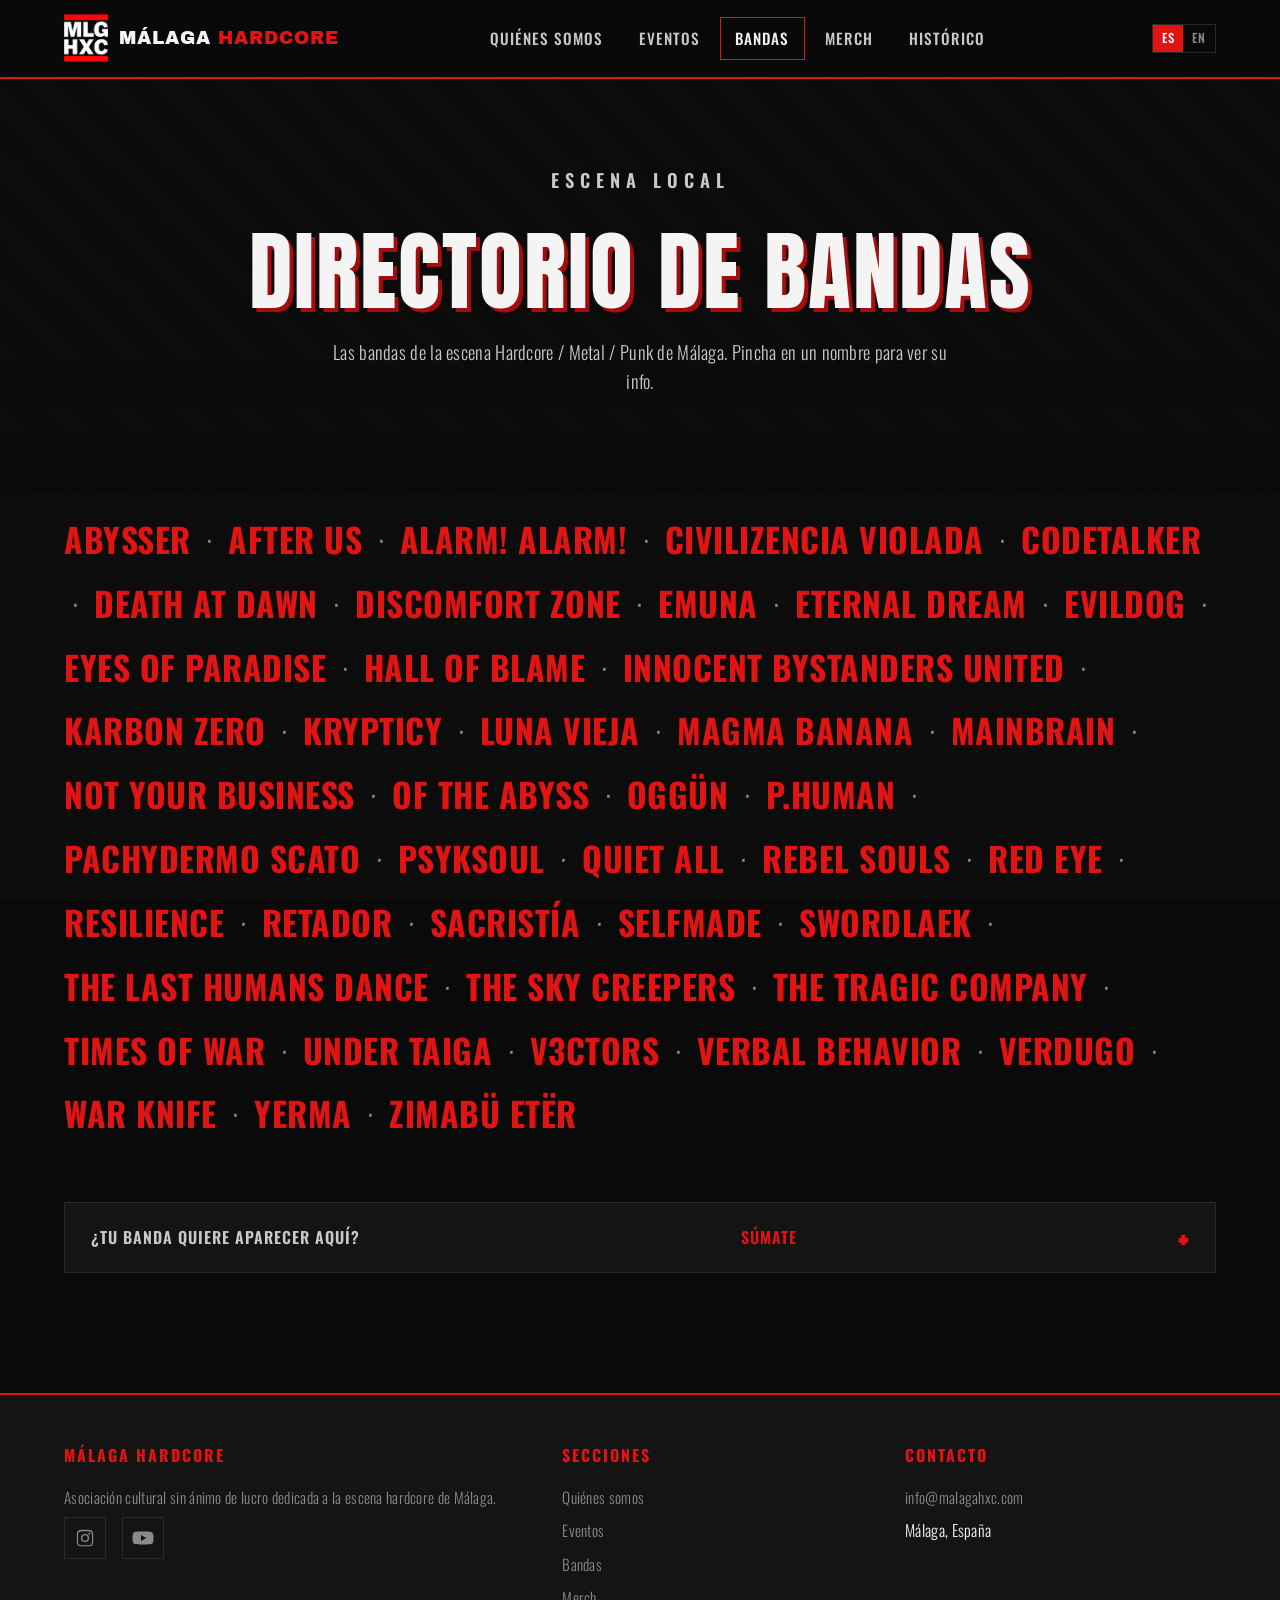
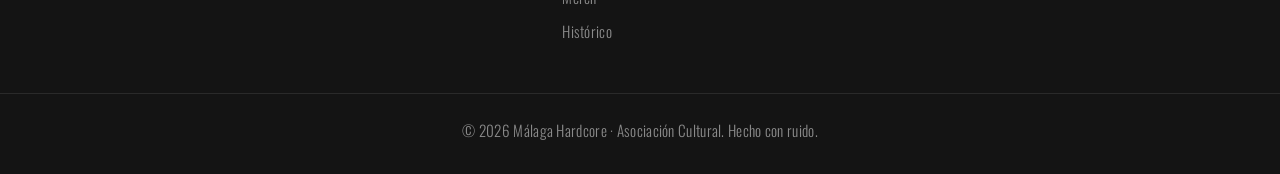
<file: bandas.html>
<!DOCTYPE html>
<html lang="es">
<head>
  <meta charset="UTF-8">
  <meta name="viewport" content="width=device-width, initial-scale=1.0">
  <title>Directorio de bandas de Málaga — Hardcore, Metal y Punk | Málaga Hardcore</title>
  <meta name="description" content="Directorio de bandas de la escena hardcore, metal y punk de Málaga, con enlaces a sus redes y Spotify. ¿Tu banda? Súmate al directorio.">
  <meta name="keywords" content="Málaga hardcore, Málaga metal, Málaga punk, conciertos Málaga, hardcore Málaga, metal Málaga, punk Málaga, escena Málaga, bandas Málaga, MLG HXC">
  <link rel="canonical" href="https://www.malagahxc.com/bandas.html">
  <link rel="alternate" hreflang="es" href="https://www.malagahxc.com/bandas.html">
  <link rel="alternate" hreflang="en" href="https://www.malagahxc.com/en/bandas.html">
  <link rel="alternate" hreflang="x-default" href="https://www.malagahxc.com/bandas.html">
  <meta property="og:type" content="website">
  <meta property="og:site_name" content="Málaga Hardcore">
  <meta property="og:title" content="Directorio de bandas de Málaga — Hardcore, Metal y Punk | Málaga Hardcore">
  <meta property="og:description" content="Directorio de bandas de la escena hardcore, metal y punk de Málaga, con enlaces a sus redes y Spotify. ¿Tu banda? Súmate al directorio.">
  <meta property="og:url" content="https://www.malagahxc.com/bandas.html">
  <meta property="og:image" content="https://www.malagahxc.com/logo.png">
  <meta property="og:locale" content="es_ES">
  <meta name="twitter:card" content="summary">
  <link rel="stylesheet" href="style.css?v=20261019b">
  <link rel="icon" type="image/png" href="logo.png">
</head>
<body>

  <!-- ================= CABECERA ================= -->
  <header class="cabecera">
    <div class="contenedor">
      <a href="index.html" class="logo"><img src="logo-white.png" alt="Málaga Hardcore"><span class="logo__txt">MÁLAGA <span class="acento">HARDCORE</span></span></a>
      <button class="nav-toggle" aria-label="Abrir menú">&#9776;</button>
      <nav class="nav">
        <a href="index.html">Quiénes somos</a>
        <a href="eventos.html">Eventos</a>
        <a href="bandas.html" class="activo">Bandas</a>
        <a href="merch.html">Merch</a>
        <a href="historico.html">Histórico</a>
      </nav>
      <div class="idioma"><span class="activo">ES</span><a href="en/bandas.html" hreflang="en" lang="en" title="English">EN</a></div>
    </div>
  </header>

  <!-- ================= CABECERA DE PÁGINA ================= -->
  <section class="hero" style="min-height:38vh; border-bottom:none;">
    <div class="hero__contenido">
      <p class="hero__kicker">Escena local</p>
      <h1 style="font-size:clamp(2.2rem,9vw,5.5rem);">Directorio de Bandas</h1>
      <p>Las bandas de la escena Hardcore / Metal / Punk de Málaga. Pincha en un nombre para ver su info.</p>
    </div>
  </section>

  <!-- ================= DIRECTORIO ================= -->
  <section class="seccion" style="padding-top:1rem;">
    <div class="contenedor">
      <div class="directorio-lista" id="lista-bandas">Cargando bandas…</div>

      <div id="detalle-banda"></div>

      <!-- ===== Formulario: súmate al directorio ===== -->
      <details class="sumate">
        <summary>¿Tu banda quiere aparecer aquí? <span class="acento">Súmate</span></summary>
        <form class="form-banda" id="form-banda">
          <label>Nombre de la banda *
            <input type="text" name="nombre" required>
          </label>
          <label>Género *
            <input type="text" name="genero" placeholder="Hardcore, Death Metal, Punk…" required>
          </label>
          <label>URL a redes sociales
            <input type="url" name="redes" placeholder="https://instagram.com/tubanda">
          </label>
          <label>URL a Spotify
            <input type="url" name="spotify" placeholder="https://open.spotify.com/artist/…">
          </label>
          <button type="submit" class="btn">Enviar solicitud</button>
          <p class="form-nota">Al enviar se abrirá tu correo con los datos ya escritos para mandárnoslos a info@malagahxc.com. Los revisamos y añadimos tu banda al directorio.</p>
        </form>
      </details>
    </div>
  </section>

  <!-- ================= PIE ================= -->
  <footer class="pie">
    <div class="contenedor">
      <div>
        <h4>Málaga Hardcore</h4>
        <p>Asociación cultural sin ánimo de lucro dedicada a la escena hardcore de Málaga.</p>
        <div class="redes">
          <a href="https://www.instagram.com/malagahardcore/?hl=es" target="_blank" rel="noopener" aria-label="Instagram"><svg viewBox="0 0 24 24" width="20" height="20" fill="currentColor" aria-hidden="true"><path d="M12 2.2c3.2 0 3.6 0 4.9.1 1.2.1 1.8.3 2.2.4.6.2 1 .5 1.4.9.4.4.7.8.9 1.4.2.4.3 1 .4 2.2.1 1.3.1 1.7.1 4.9s0 3.6-.1 4.9c-.1 1.2-.2 1.8-.4 2.2-.2.6-.5 1-.9 1.4-.4.4-.8.7-1.4.9-.4.2-1 .3-2.2.4-1.3.1-1.7.1-4.9.1s-3.6 0-4.9-.1c-1.2-.1-1.8-.2-2.2-.4-.6-.2-1-.5-1.4-.9-.4-.4-.7-.8-.9-1.4-.2-.4-.3-1-.4-2.2C2.2 15.6 2.2 15.2 2.2 12s0-3.6.1-4.9c.1-1.2.2-1.8.4-2.2.2-.6.5-1 .9-1.4.4-.4.8-.7 1.4-.9.4-.2 1-.3 2.2-.4C8.4 2.2 8.8 2.2 12 2.2Zm0 1.8c-3.1 0-3.5 0-4.7.1-.9 0-1.4.2-1.7.3-.4.2-.7.3-1 .6-.3.3-.5.6-.6 1-.1.3-.3.8-.3 1.7-.1 1.2-.1 1.6-.1 4.7s0 3.5.1 4.7c0 .9.2 1.4.3 1.7.2.4.3.7.6 1 .3.3.6.5 1 .6.3.1.8.3 1.7.3 1.2.1 1.6.1 4.7.1s3.5 0 4.7-.1c.9 0 1.4-.2 1.7-.3.4-.2.7-.3 1-.6.3-.3.5-.6.6-1 .1-.3.3-.8.3-1.7.1-1.2.1-1.6.1-4.7s0-3.5-.1-4.7c0-.9-.2-1.4-.3-1.7-.2-.4-.3-.7-.6-1-.3-.3-.6-.5-1-.6-.3-.1-.8-.3-1.7-.3-1.2-.1-1.6-.1-4.7-.1Zm0 3.1a4.9 4.9 0 1 1 0 9.8 4.9 4.9 0 0 1 0-9.8Zm0 8.1a3.2 3.2 0 1 0 0-6.4 3.2 3.2 0 0 0 0 6.4Zm6.3-8.4a1.15 1.15 0 1 1-2.3 0 1.15 1.15 0 0 1 2.3 0Z"/></svg></a>
          <a href="https://www.youtube.com/@M%C3%A1lagaHardcore" target="_blank" rel="noopener" aria-label="YouTube"><svg viewBox="0 0 24 24" width="22" height="22" fill="currentColor" aria-hidden="true"><path d="M23 7.5a3 3 0 0 0-2.1-2.1C19 4.9 12 4.9 12 4.9s-7 0-8.9.5A3 3 0 0 0 1 7.5 31 31 0 0 0 .5 12 31 31 0 0 0 1 16.5a3 3 0 0 0 2.1 2.1c1.9.5 8.9.5 8.9.5s7 0 8.9-.5a3 3 0 0 0 2.1-2.1c.4-1.5.5-3 .5-4.5s-.1-3-.5-4.5ZM9.8 15.3V8.7l5.7 3.3-5.7 3.3Z"/></svg></a>
        </div>
      </div>
      <div>
        <h4>Secciones</h4>
        <ul>
          <li><a href="index.html">Quiénes somos</a></li>
          <li><a href="eventos.html">Eventos</a></li>
          <li><a href="bandas.html">Bandas</a></li>
          <li><a href="merch.html">Merch</a></li>
          <li><a href="historico.html">Histórico</a></li>
        </ul>
      </div>
      <div>
        <h4>Contacto</h4>
        <ul>
          <li><a href="mailto:info@malagahxc.com">info@malagahxc.com</a></li>
          <li>Málaga, España</li>
        </ul>
      </div>
    </div>
    <p class="copyright">© <span id="anio"></span> Málaga Hardcore · Asociación Cultural. Hecho con ruido.</p>
  </footer>

  <script>
    document.querySelector('.nav-toggle').addEventListener('click', function () {
      document.querySelector('.nav').classList.toggle('abierto');
    });
    document.getElementById('anio').textContent = new Date().getFullYear();

    // ---- Parser CSV sencillo (soporta comillas) ----
    function parseCSV(text) {
      const rows = []; let row = [], field = '', inQ = false;
      text = text.replace(/\r\n/g, '\n').replace(/\r/g, '\n');
      for (let i = 0; i < text.length; i++) {
        const c = text[i];
        if (inQ) {
          if (c === '"') { if (text[i+1] === '"') { field += '"'; i++; } else inQ = false; }
          else field += c;
        } else {
          if (c === '"') inQ = true;
          else if (c === ',') { row.push(field); field = ''; }
          else if (c === '\n') { row.push(field); rows.push(row); row = []; field = ''; }
          else field += c;
        }
      }
      if (field.length || row.length) { row.push(field); rows.push(row); }
      return rows;
    }

    // ---- Botones de enlaces ----
    const REDES = [
      ['instagram','Instagram'], ['facebook','Facebook'], ['tiktok','TikTok'],
      ['youtube','YouTube'], ['spotify','Spotify'], ['bandcamp','Bandcamp']
    ];

    function pintarDetalle(b) {
      const cont = document.getElementById('detalle-banda');
      const foto = b.foto
        ? '<img src="fotos-bandas/' + b.foto + '" alt="' + b.nombre + '">'
        : '<span class="sinfoto">SIN<br>FOTO</span>';
      let enlaces = REDES.filter(r => b[r[0]]).map(r =>
        '<a href="' + b[r[0]] + '" target="_blank" rel="noopener" class="btn btn--sm btn--ghost">' + r[1] + '</a>'
      ).join('');
      if (!enlaces) enlaces = '<span class="banda-vacio">Sin enlaces todavía.</span>';
      cont.innerHTML =
        '<div class="banda-detalle">' +
          '<div class="banda-foto">' + foto + '</div>' +
          '<div class="banda-info">' +
            '<h3>' + b.nombre + '</h3>' +
            (b.genero ? '<span class="banda-genero">' + b.genero + '</span>' : '') +
            '<div class="banda-enlaces">' + enlaces + '</div>' +
          '</div>' +
        '</div>';
      cont.querySelector('.banda-detalle').scrollIntoView({ behavior: 'smooth', block: 'start' });
    }

    fetch('bandas.csv')
      .then(r => { if (!r.ok) throw new Error(r.status); return r.text(); })
      .then(text => {
        const rows = parseCSV(text).filter(r => r.length > 1 && r[0].trim());
        const head = rows.shift().map(h => h.trim().toLowerCase());
        const bandas = rows.map(r => {
          const o = {}; head.forEach((h, i) => o[h] = (r[i] || '').trim()); return o;
        }).filter(b => b.nombre);
        bandas.sort((a, b) => a.nombre.localeCompare(b.nombre, 'es', { sensitivity: 'base' }));

        const lista = document.getElementById('lista-bandas');
        lista.innerHTML = bandas.map((b, i) =>
          '<span class="banda-nombre" data-i="' + i + '">' + b.nombre + '</span>'
        ).join(' <span class="sep">·</span> ');

        lista.addEventListener('click', e => {
          const el = e.target.closest('.banda-nombre');
          if (!el) return;
          lista.querySelectorAll('.banda-nombre').forEach(n => n.classList.remove('activa'));
          el.classList.add('activa');
          pintarDetalle(bandas[+el.dataset.i]);
        });
      })
      .catch(err => {
        document.getElementById('lista-bandas').innerHTML =
          '<span class="banda-vacio">No se ha podido cargar el listado. El directorio funciona en la web ' +
          'publicada (GitHub Pages); si abres el archivo directamente en el ordenador puede que no cargue el CSV.</span>';
        console.error('Error cargando bandas.csv:', err);
      });

    // ---- Formulario "súmate": abre el correo con los datos ----
    const formBanda = document.getElementById('form-banda');
    if (formBanda) formBanda.addEventListener('submit', function (e) {
      e.preventDefault();
      const f = e.target;
      const nombre  = f.nombre.value.trim();
      const genero  = f.genero.value.trim();
      const redes   = f.redes.value.trim();
      const spotify = f.spotify.value.trim();
      const asunto = 'Nueva banda para el directorio: ' + nombre;
      const cuerpo =
        'Nombre de la banda: ' + nombre + '\n' +
        'Género: ' + genero + '\n' +
        'Redes sociales: ' + (redes || '-') + '\n' +
        'Spotify: ' + (spotify || '-') + '\n';
      window.location.href = 'mailto:info@malagahxc.com?subject=' +
        encodeURIComponent(asunto) + '&body=' + encodeURIComponent(cuerpo);
    });
  </script>
</body>
</html>
</file>
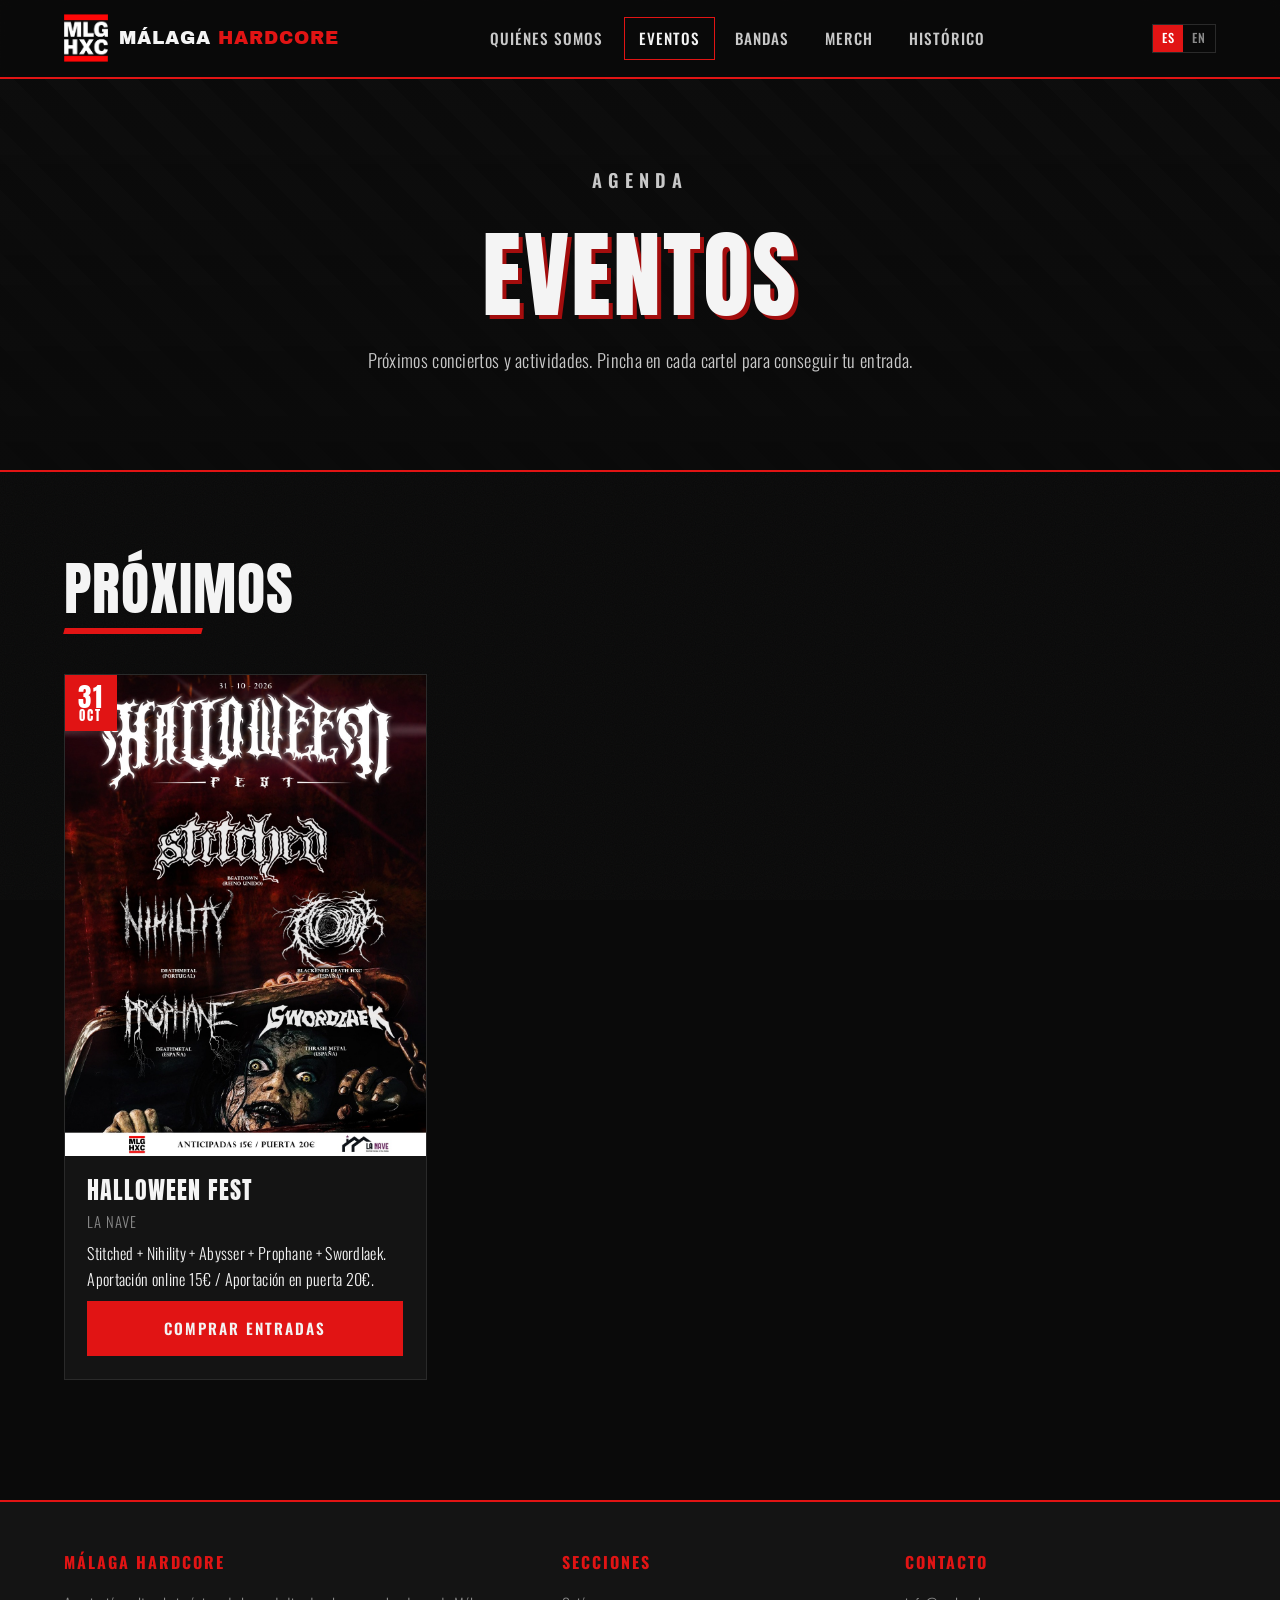
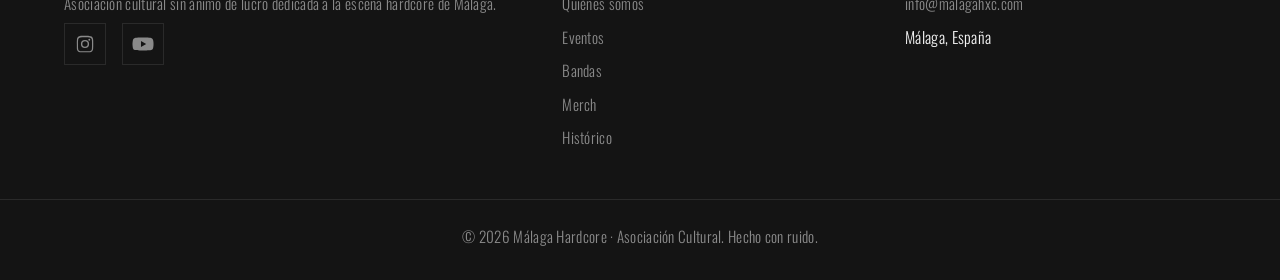
<file: eventos.html>
<!DOCTYPE html>
<html lang="es">
<head>
  <meta charset="UTF-8">
  <meta name="viewport" content="width=device-width, initial-scale=1.0">
  <title>Eventos y conciertos de Hardcore, Metal y Punk en Málaga — Málaga Hardcore</title>
  <meta name="description" content="Próximos conciertos de hardcore, metal y punk en Málaga. Agenda y entradas de la asociación cultural Málaga Hardcore.">
  <meta name="keywords" content="Málaga hardcore, Málaga metal, Málaga punk, conciertos Málaga, hardcore Málaga, metal Málaga, punk Málaga, escena Málaga, bandas Málaga, MLG HXC">
  <link rel="canonical" href="https://www.malagahxc.com/eventos.html">
  <link rel="alternate" hreflang="es" href="https://www.malagahxc.com/eventos.html">
  <link rel="alternate" hreflang="en" href="https://www.malagahxc.com/en/eventos.html">
  <link rel="alternate" hreflang="x-default" href="https://www.malagahxc.com/eventos.html">
  <meta property="og:type" content="website">
  <meta property="og:site_name" content="Málaga Hardcore">
  <meta property="og:title" content="Eventos y conciertos de Hardcore, Metal y Punk en Málaga — Málaga Hardcore">
  <meta property="og:description" content="Próximos conciertos de hardcore, metal y punk en Málaga. Agenda y entradas de la asociación cultural Málaga Hardcore.">
  <meta property="og:url" content="https://www.malagahxc.com/eventos.html">
  <meta property="og:image" content="https://www.malagahxc.com/logo.png">
  <meta property="og:locale" content="es_ES">
  <meta name="twitter:card" content="summary">
  <link rel="stylesheet" href="style.css?v=20261019b">
  <link rel="icon" type="image/png" href="logo.png">
</head>
<body>

  <!-- ================= CABECERA ================= -->
  <header class="cabecera">
    <div class="contenedor">
      <a href="index.html" class="logo"><img src="logo-white.png" alt="Málaga Hardcore"><span class="logo__txt">MÁLAGA <span class="acento">HARDCORE</span></span></a>
      <button class="nav-toggle" aria-label="Abrir menú">&#9776;</button>
      <nav class="nav">
        <a href="index.html">Quiénes somos</a>
        <a href="eventos.html" class="activo">Eventos</a>
        <a href="bandas.html">Bandas</a>
        <a href="merch.html">Merch</a>
        <a href="historico.html">Histórico</a>
      </nav>
      <div class="idioma"><span class="activo">ES</span><a href="en/eventos.html" hreflang="en" lang="en" title="English">EN</a></div>
    </div>
  </header>

  <!-- ================= CABECERA DE PÁGINA ================= -->
  <section class="hero" style="min-height:42vh;">
    <div class="hero__contenido">
      <p class="hero__kicker">Agenda</p>
      <h1 style="font-size:clamp(2.5rem,10vw,6rem);">Eventos</h1>
      <p>Próximos conciertos y actividades. Pincha en cada cartel para conseguir tu entrada.</p>
    </div>
  </section>

  <!-- ================= LISTA DE EVENTOS ================= -->
  <section class="seccion">
    <div class="contenedor">
      <h2 class="titulo-seccion">Próximos</h2>
      <div class="grid-eventos" id="lista-proximos"></div>
    </div>
  </section>

  <!-- ================= PIE ================= -->
  <footer class="pie">
    <div class="contenedor">
      <div>
        <h4>Málaga Hardcore</h4>
        <p>Asociación cultural sin ánimo de lucro dedicada a la escena hardcore de Málaga.</p>
        <div class="redes">
          <a href="https://www.instagram.com/malagahardcore/?hl=es" target="_blank" rel="noopener" aria-label="Instagram"><svg viewBox="0 0 24 24" width="20" height="20" fill="currentColor" aria-hidden="true"><path d="M12 2.2c3.2 0 3.6 0 4.9.1 1.2.1 1.8.3 2.2.4.6.2 1 .5 1.4.9.4.4.7.8.9 1.4.2.4.3 1 .4 2.2.1 1.3.1 1.7.1 4.9s0 3.6-.1 4.9c-.1 1.2-.2 1.8-.4 2.2-.2.6-.5 1-.9 1.4-.4.4-.8.7-1.4.9-.4.2-1 .3-2.2.4-1.3.1-1.7.1-4.9.1s-3.6 0-4.9-.1c-1.2-.1-1.8-.2-2.2-.4-.6-.2-1-.5-1.4-.9-.4-.4-.7-.8-.9-1.4-.2-.4-.3-1-.4-2.2C2.2 15.6 2.2 15.2 2.2 12s0-3.6.1-4.9c.1-1.2.2-1.8.4-2.2.2-.6.5-1 .9-1.4.4-.4.8-.7 1.4-.9.4-.2 1-.3 2.2-.4C8.4 2.2 8.8 2.2 12 2.2Zm0 1.8c-3.1 0-3.5 0-4.7.1-.9 0-1.4.2-1.7.3-.4.2-.7.3-1 .6-.3.3-.5.6-.6 1-.1.3-.3.8-.3 1.7-.1 1.2-.1 1.6-.1 4.7s0 3.5.1 4.7c0 .9.2 1.4.3 1.7.2.4.3.7.6 1 .3.3.6.5 1 .6.3.1.8.3 1.7.3 1.2.1 1.6.1 4.7.1s3.5 0 4.7-.1c.9 0 1.4-.2 1.7-.3.4-.2.7-.3 1-.6.3-.3.5-.6.6-1 .1-.3.3-.8.3-1.7.1-1.2.1-1.6.1-4.7s0-3.5-.1-4.7c0-.9-.2-1.4-.3-1.7-.2-.4-.3-.7-.6-1-.3-.3-.6-.5-1-.6-.3-.1-.8-.3-1.7-.3-1.2-.1-1.6-.1-4.7-.1Zm0 3.1a4.9 4.9 0 1 1 0 9.8 4.9 4.9 0 0 1 0-9.8Zm0 8.1a3.2 3.2 0 1 0 0-6.4 3.2 3.2 0 0 0 0 6.4Zm6.3-8.4a1.15 1.15 0 1 1-2.3 0 1.15 1.15 0 0 1 2.3 0Z"/></svg></a>
          <a href="https://www.youtube.com/@M%C3%A1lagaHardcore" target="_blank" rel="noopener" aria-label="YouTube"><svg viewBox="0 0 24 24" width="22" height="22" fill="currentColor" aria-hidden="true"><path d="M23 7.5a3 3 0 0 0-2.1-2.1C19 4.9 12 4.9 12 4.9s-7 0-8.9.5A3 3 0 0 0 1 7.5 31 31 0 0 0 .5 12 31 31 0 0 0 1 16.5a3 3 0 0 0 2.1 2.1c1.9.5 8.9.5 8.9.5s7 0 8.9-.5a3 3 0 0 0 2.1-2.1c.4-1.5.5-3 .5-4.5s-.1-3-.5-4.5ZM9.8 15.3V8.7l5.7 3.3-5.7 3.3Z"/></svg></a>
        </div>
      </div>
      <div>
        <h4>Secciones</h4>
        <ul>
          <li><a href="index.html">Quiénes somos</a></li>
          <li><a href="eventos.html">Eventos</a></li>
          <li><a href="bandas.html">Bandas</a></li>
          <li><a href="merch.html">Merch</a></li>
          <li><a href="historico.html">Histórico</a></li>
        </ul>
      </div>
      <div>
        <h4>Contacto</h4>
        <ul>
          <li><a href="mailto:info@malagahxc.com">info@malagahxc.com</a></li>
          <li>Málaga, España</li>
        </ul>
      </div>
    </div>
    <p class="copyright">© <span id="anio"></span> Málaga Hardcore · Asociación Cultural. Hecho con ruido.</p>
  </footer>

  <script src="eventos-data.js?v=20261024b"></script>
  <script>
    document.querySelector('.nav-toggle').addEventListener('click', function () {
      document.querySelector('.nav').classList.toggle('abierto');
    });
    document.getElementById('anio').textContent = new Date().getFullYear();

    // ===== Próximos eventos (los datos están en eventos-data.js) =====
    document.getElementById('lista-proximos').innerHTML = PROXIMOS.length ? PROXIMOS.map(e =>
      '<article class="evento">' +
        '<div class="evento__cartel">' +
          '<span class="evento__fecha"><span class="dia">' + e.dia + '</span><span class="mes">' + e.mes + '</span></span>' +
          '<img src="' + e.cartel + '" alt="' + (e.alt || e.nombre) + '">' +
        '</div>' +
        '<div class="evento__cuerpo">' +
          '<h3>' + e.nombre + '</h3>' +
          '<p class="evento__meta">' + e.lugar + '</p>' +
          '<p>' + e.descripcion + '</p>' +
          (e.entradas ? '<a href="' + e.entradas + '" target="_blank" rel="noopener" class="btn">Comprar entradas</a>' : '') +
        '</div>' +
      '</article>'
    ).join('') : '<p class="banda-vacio">Pronto anunciaremos nuevas fechas.</p>';
  </script>
</body>
</html>
</file>
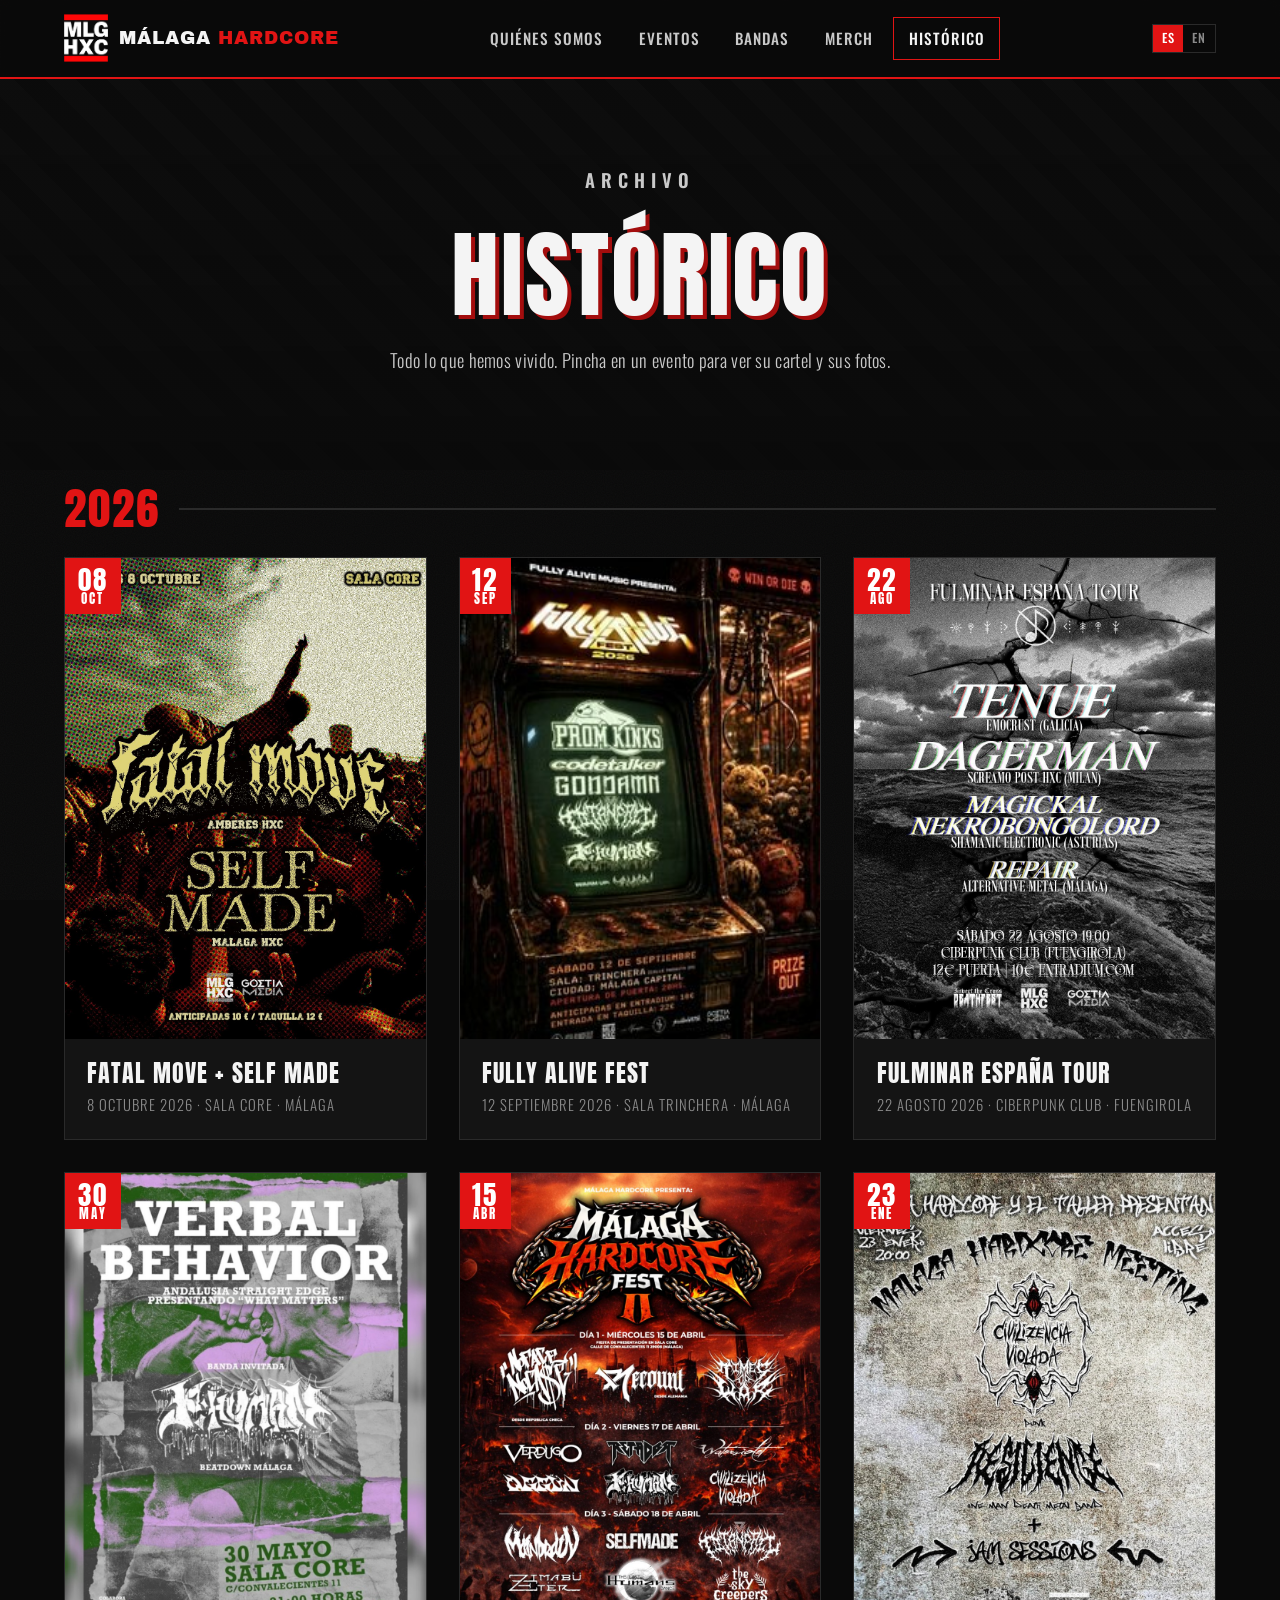
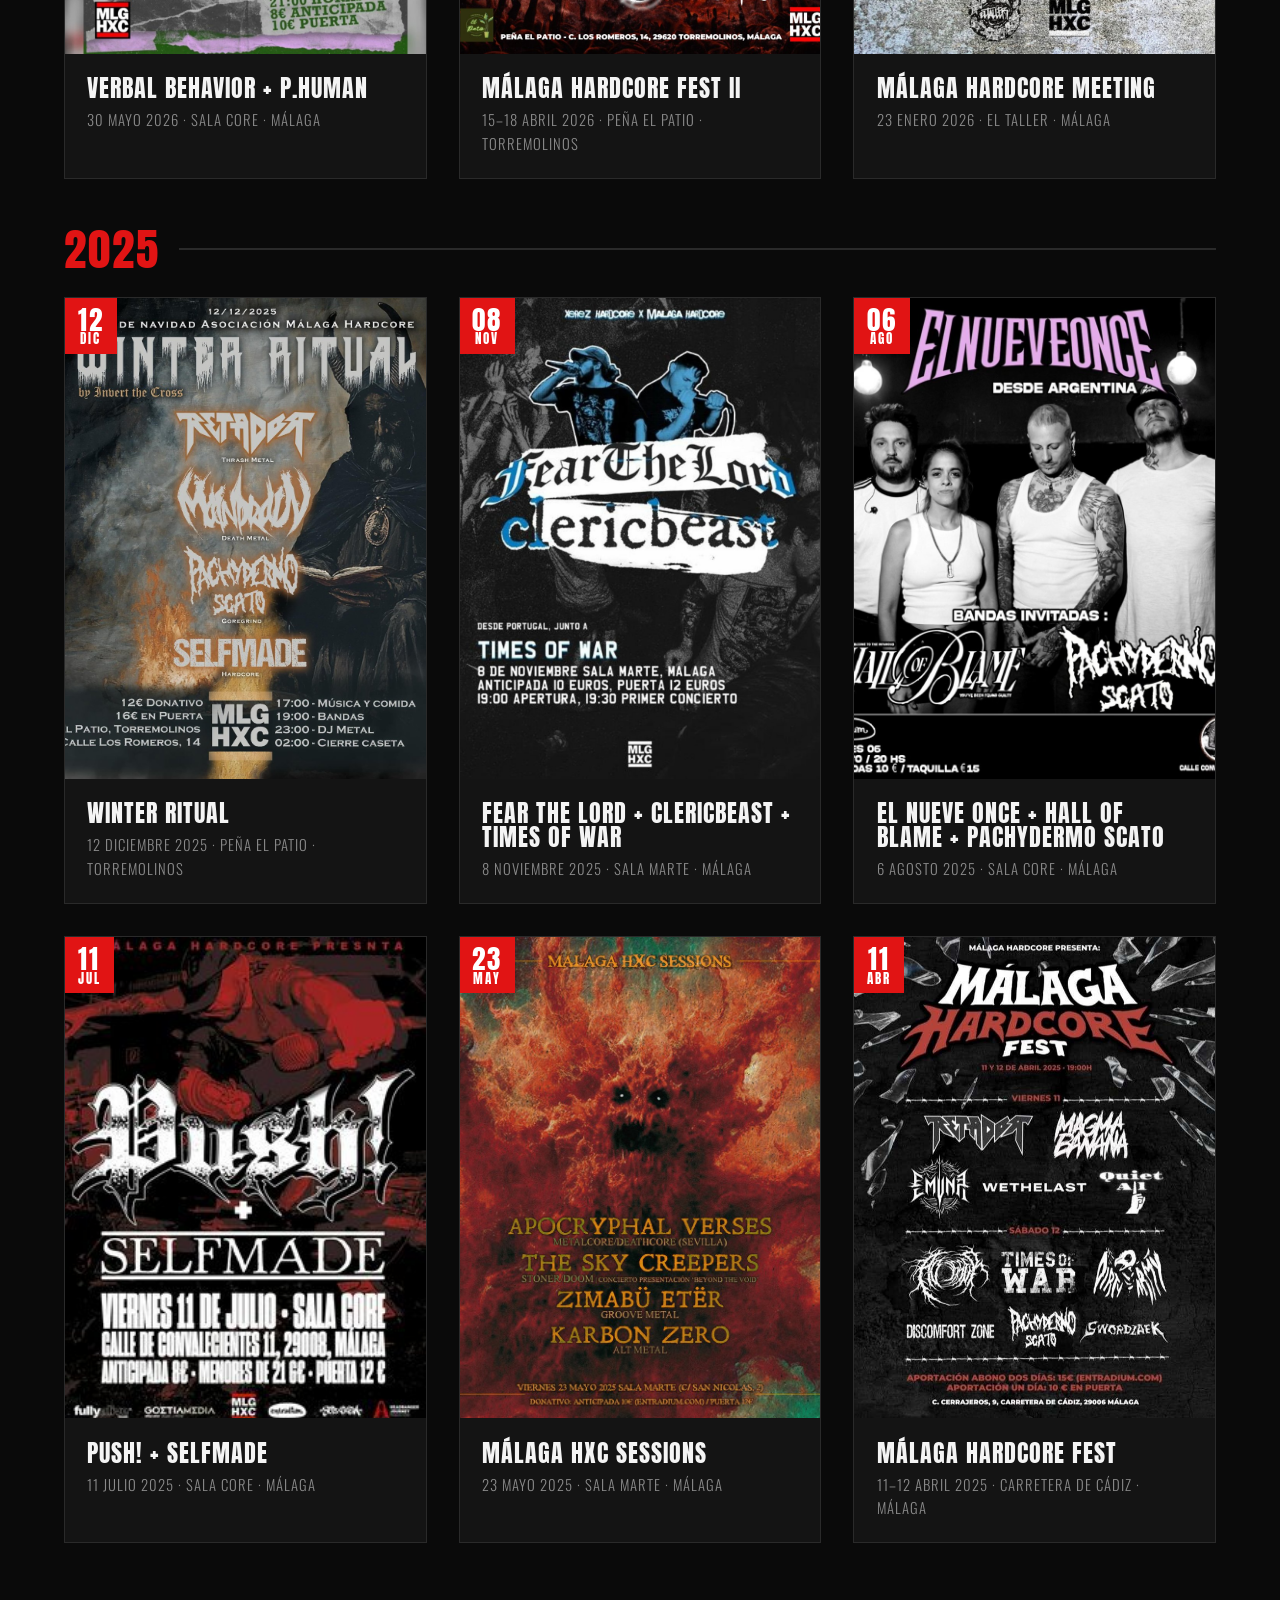
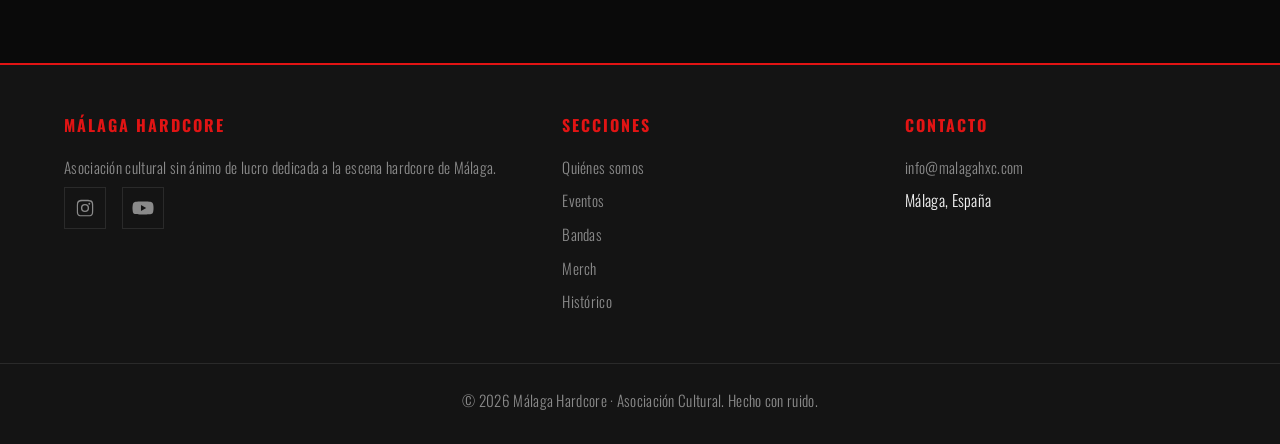
<file: historico.html>
<!DOCTYPE html>
<html lang="es">
<head>
  <meta charset="UTF-8">
  <meta name="viewport" content="width=device-width, initial-scale=1.0">
  <title>Histórico de conciertos y festivales — Málaga Hardcore</title>
  <meta name="description" content="Archivo de conciertos y festivales de hardcore, metal y punk organizados por la asociación Málaga Hardcore en Málaga.">
  <meta name="keywords" content="Málaga hardcore, Málaga metal, Málaga punk, conciertos Málaga, hardcore Málaga, metal Málaga, punk Málaga, escena Málaga, bandas Málaga, MLG HXC">
  <link rel="canonical" href="https://www.malagahxc.com/historico.html">
  <link rel="alternate" hreflang="es" href="https://www.malagahxc.com/historico.html">
  <link rel="alternate" hreflang="en" href="https://www.malagahxc.com/en/historico.html">
  <link rel="alternate" hreflang="x-default" href="https://www.malagahxc.com/historico.html">
  <meta property="og:type" content="website">
  <meta property="og:site_name" content="Málaga Hardcore">
  <meta property="og:title" content="Histórico de conciertos y festivales — Málaga Hardcore">
  <meta property="og:description" content="Archivo de conciertos y festivales de hardcore, metal y punk organizados por la asociación Málaga Hardcore en Málaga.">
  <meta property="og:url" content="https://www.malagahxc.com/historico.html">
  <meta property="og:image" content="https://www.malagahxc.com/logo.png">
  <meta property="og:locale" content="es_ES">
  <meta name="twitter:card" content="summary">
  <link rel="stylesheet" href="style.css?v=20261019b">
  <link rel="icon" type="image/png" href="logo.png">
</head>
<body>

  <!-- ================= CABECERA ================= -->
  <header class="cabecera">
    <div class="contenedor">
      <a href="index.html" class="logo"><img src="logo-white.png" alt="Málaga Hardcore"><span class="logo__txt">MÁLAGA <span class="acento">HARDCORE</span></span></a>
      <button class="nav-toggle" aria-label="Abrir menú">&#9776;</button>
      <nav class="nav">
        <a href="index.html">Quiénes somos</a>
        <a href="eventos.html">Eventos</a>
        <a href="bandas.html">Bandas</a>
        <a href="merch.html">Merch</a>
        <a href="historico.html" class="activo">Histórico</a>
      </nav>
      <div class="idioma"><span class="activo">ES</span><a href="en/historico.html" hreflang="en" lang="en" title="English">EN</a></div>
    </div>
  </header>

  <!-- ================= CABECERA DE PÁGINA ================= -->
  <section class="hero" style="min-height:42vh; border-bottom:none;">
    <div class="hero__contenido">
      <p class="hero__kicker">Archivo</p>
      <h1 style="font-size:clamp(2.5rem,10vw,6rem);">Histórico</h1>
      <p>Todo lo que hemos vivido. Pincha en un evento para ver su cartel y sus fotos.</p>
    </div>
  </section>

  <!-- ================= EVENTOS PASADOS ================= -->
  <section class="seccion" style="padding-top:1rem;">
    <div class="contenedor">
      <div id="lista-eventos"></div>
      <div id="detalle-evento"></div>
    </div>
  </section>

  <!-- ================= PIE ================= -->
  <footer class="pie">
    <div class="contenedor">
      <div>
        <h4>Málaga Hardcore</h4>
        <p>Asociación cultural sin ánimo de lucro dedicada a la escena hardcore de Málaga.</p>
        <div class="redes">
          <a href="https://www.instagram.com/malagahardcore/?hl=es" target="_blank" rel="noopener" aria-label="Instagram"><svg viewBox="0 0 24 24" width="20" height="20" fill="currentColor" aria-hidden="true"><path d="M12 2.2c3.2 0 3.6 0 4.9.1 1.2.1 1.8.3 2.2.4.6.2 1 .5 1.4.9.4.4.7.8.9 1.4.2.4.3 1 .4 2.2.1 1.3.1 1.7.1 4.9s0 3.6-.1 4.9c-.1 1.2-.2 1.8-.4 2.2-.2.6-.5 1-.9 1.4-.4.4-.8.7-1.4.9-.4.2-1 .3-2.2.4-1.3.1-1.7.1-4.9.1s-3.6 0-4.9-.1c-1.2-.1-1.8-.2-2.2-.4-.6-.2-1-.5-1.4-.9-.4-.4-.7-.8-.9-1.4-.2-.4-.3-1-.4-2.2C2.2 15.6 2.2 15.2 2.2 12s0-3.6.1-4.9c.1-1.2.2-1.8.4-2.2.2-.6.5-1 .9-1.4.4-.4.8-.7 1.4-.9.4-.2 1-.3 2.2-.4C8.4 2.2 8.8 2.2 12 2.2Zm0 1.8c-3.1 0-3.5 0-4.7.1-.9 0-1.4.2-1.7.3-.4.2-.7.3-1 .6-.3.3-.5.6-.6 1-.1.3-.3.8-.3 1.7-.1 1.2-.1 1.6-.1 4.7s0 3.5.1 4.7c0 .9.2 1.4.3 1.7.2.4.3.7.6 1 .3.3.6.5 1 .6.3.1.8.3 1.7.3 1.2.1 1.6.1 4.7.1s3.5 0 4.7-.1c.9 0 1.4-.2 1.7-.3.4-.2.7-.3 1-.6.3-.3.5-.6.6-1 .1-.3.3-.8.3-1.7.1-1.2.1-1.6.1-4.7s0-3.5-.1-4.7c0-.9-.2-1.4-.3-1.7-.2-.4-.3-.7-.6-1-.3-.3-.6-.5-1-.6-.3-.1-.8-.3-1.7-.3-1.2-.1-1.6-.1-4.7-.1Zm0 3.1a4.9 4.9 0 1 1 0 9.8 4.9 4.9 0 0 1 0-9.8Zm0 8.1a3.2 3.2 0 1 0 0-6.4 3.2 3.2 0 0 0 0 6.4Zm6.3-8.4a1.15 1.15 0 1 1-2.3 0 1.15 1.15 0 0 1 2.3 0Z"/></svg></a>
          <a href="https://www.youtube.com/@M%C3%A1lagaHardcore" target="_blank" rel="noopener" aria-label="YouTube"><svg viewBox="0 0 24 24" width="22" height="22" fill="currentColor" aria-hidden="true"><path d="M23 7.5a3 3 0 0 0-2.1-2.1C19 4.9 12 4.9 12 4.9s-7 0-8.9.5A3 3 0 0 0 1 7.5 31 31 0 0 0 .5 12 31 31 0 0 0 1 16.5a3 3 0 0 0 2.1 2.1c1.9.5 8.9.5 8.9.5s7 0 8.9-.5a3 3 0 0 0 2.1-2.1c.4-1.5.5-3 .5-4.5s-.1-3-.5-4.5ZM9.8 15.3V8.7l5.7 3.3-5.7 3.3Z"/></svg></a>
        </div>
      </div>
      <div>
        <h4>Secciones</h4>
        <ul>
          <li><a href="index.html">Quiénes somos</a></li>
          <li><a href="eventos.html">Eventos</a></li>
          <li><a href="bandas.html">Bandas</a></li>
          <li><a href="merch.html">Merch</a></li>
          <li><a href="historico.html">Histórico</a></li>
        </ul>
      </div>
      <div>
        <h4>Contacto</h4>
        <ul>
          <li><a href="mailto:info@malagahxc.com">info@malagahxc.com</a></li>
          <li>Málaga, España</li>
        </ul>
      </div>
    </div>
    <p class="copyright">© <span id="anio"></span> Málaga Hardcore · Asociación Cultural. Hecho con ruido.</p>
  </footer>

  <script src="eventos-data.js?v=20261024b"></script>
  <script>
    document.querySelector('.nav-toggle').addEventListener('click', function () {
      document.querySelector('.nav').classList.toggle('abierto');
    });
    document.getElementById('anio').textContent = new Date().getFullYear();


    function cardHTML(e, i) {
      return '<article class="evento evento--click" data-i="' + i + '">' +
        '<div class="evento__cartel">' +
          '<span class="evento__fecha"><span class="dia">' + e.dia + '</span><span class="mes">' + e.mes + '</span></span>' +
          '<img src="fotos-historico/' + e.cartel + '" alt="' + e.nombre + '">' +
        '</div>' +
        '<div class="evento__cuerpo">' +
          '<h3>' + e.nombre + '</h3>' +
          '<p class="evento__meta">' + e.fecha + ' · ' + e.lugar + '</p>' +
        '</div>' +
      '</article>';
    }

    const lista = document.getElementById('lista-eventos');
    let html = '', anioActual = null;
    HISTORICO.forEach((e, i) => {
      if (e.anio !== anioActual) {
        if (anioActual !== null) html += '</div>';
        html += '<h3 class="historico-anio">' + e.anio + '</h3><div class="grid-eventos">';
        anioActual = e.anio;
      }
      html += cardHTML(e, i);
    });
    if (anioActual !== null) html += '</div>';
    lista.innerHTML = html;

    function pintarEvento(e) {
      const cont = document.getElementById('detalle-evento');
      let galeria;
      if (e.fotos && e.fotos.length) {
        galeria = '<div class="galeria">' + e.fotos.map(f =>
          '<div class="foto"><img src="fotos-historico/' + f + '" alt="' + e.nombre + '"></div>'
        ).join('') + '</div>';
      } else {
        galeria = '<p class="banda-vacio">Fotos próximamente.</p>';
      }
      cont.innerHTML =
        '<div class="evento-detalle">' +
          '<div class="evento-detalle__cartel"><img src="fotos-historico/' + e.cartel + '" alt="' + e.nombre + '"></div>' +
          '<div class="evento-detalle__info">' +
            '<h3>' + e.nombre + '</h3>' +
            '<span class="evento-detalle__meta">' + e.fecha + ' · ' + e.lugar + '</span>' +
            '<h4 class="galeria-titulo">Fotos del evento</h4>' +
            galeria +
          '</div>' +
        '</div>';
      cont.querySelector('.evento-detalle').scrollIntoView({ behavior: 'smooth', block: 'start' });
    }

    lista.addEventListener('click', e => {
      const el = e.target.closest('.evento--click');
      if (!el) return;
      lista.querySelectorAll('.evento').forEach(n => n.classList.remove('activa'));
      el.classList.add('activa');
      pintarEvento(HISTORICO[+el.dataset.i]);
    });

    // Abrir directamente un evento si se llega con historico.html#ev-N (p.ej. desde el carrusel de Inicio)
    const m = location.hash.match(/^#ev-(\d+)$/);
    if (m && HISTORICO[+m[1]]) lista.querySelector('[data-i="' + m[1] + '"]').click();
  </script>
</body>
</html>
</file>
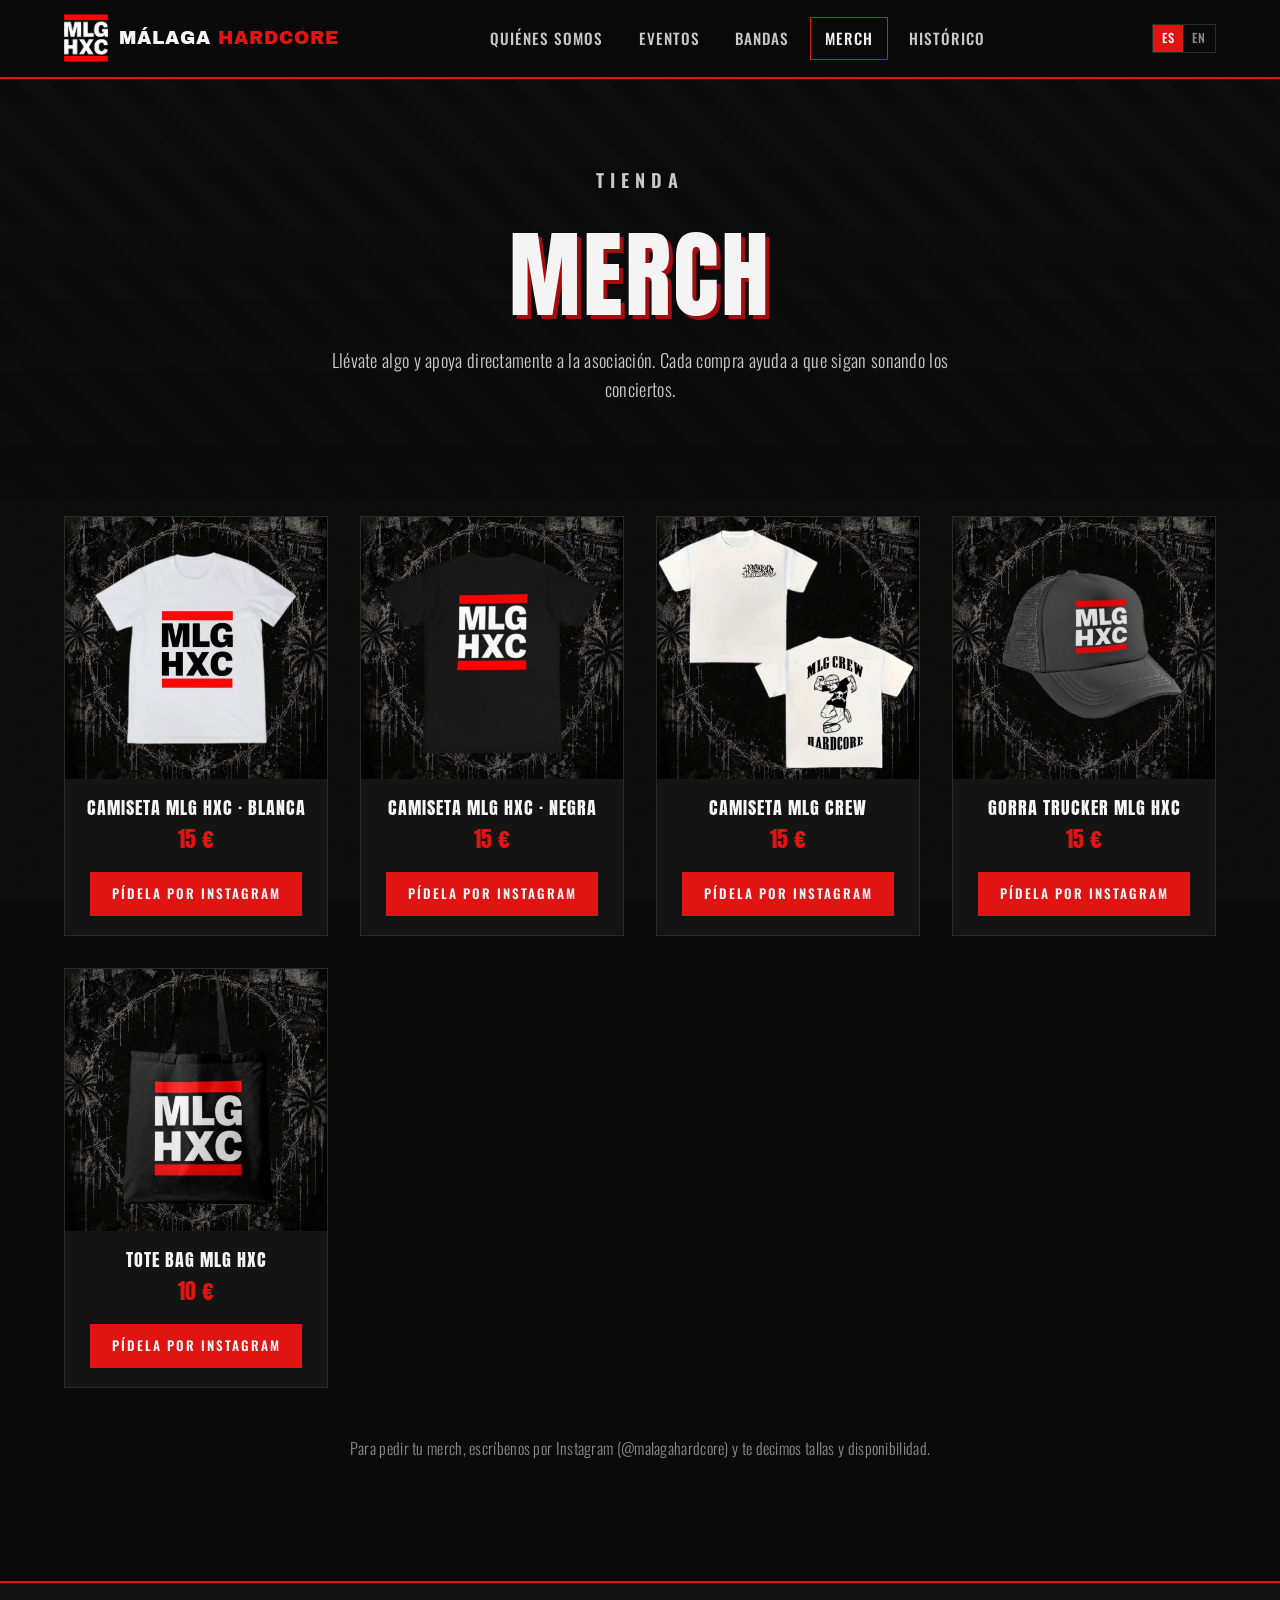
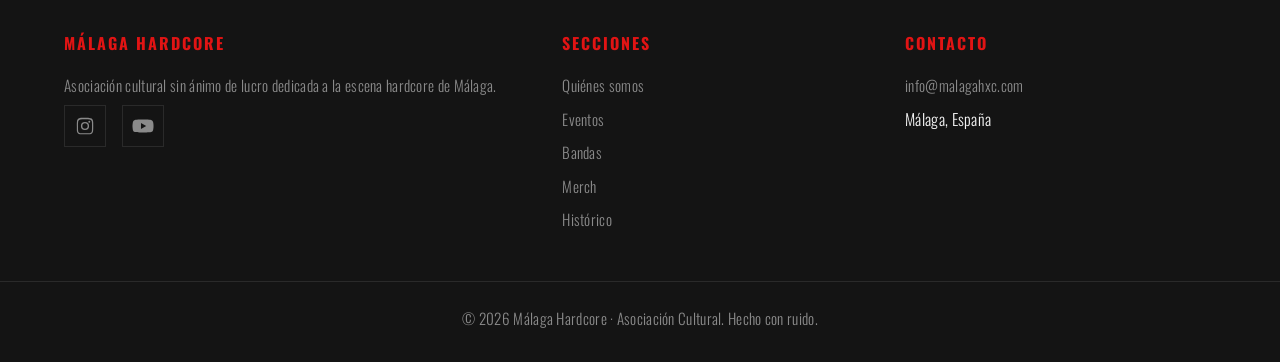
<file: merch.html>
<!DOCTYPE html>
<html lang="es">
<head>
  <meta charset="UTF-8">
  <meta name="viewport" content="width=device-width, initial-scale=1.0">
  <title>Merch — Málaga Hardcore | Camisetas, gorra y tote bag MLG HXC</title>
  <meta name="description" content="Merchandising de Málaga Hardcore (MLG HXC): camisetas, gorra y tote bag. Apoya la escena hardcore, metal y punk de Málaga.">
  <meta name="keywords" content="Málaga hardcore, Málaga metal, Málaga punk, conciertos Málaga, hardcore Málaga, metal Málaga, punk Málaga, escena Málaga, bandas Málaga, MLG HXC">
  <link rel="canonical" href="https://www.malagahxc.com/merch.html">
  <link rel="alternate" hreflang="es" href="https://www.malagahxc.com/merch.html">
  <link rel="alternate" hreflang="en" href="https://www.malagahxc.com/en/merch.html">
  <link rel="alternate" hreflang="x-default" href="https://www.malagahxc.com/merch.html">
  <meta property="og:type" content="website">
  <meta property="og:site_name" content="Málaga Hardcore">
  <meta property="og:title" content="Merch — Málaga Hardcore | Camisetas, gorra y tote bag MLG HXC">
  <meta property="og:description" content="Merchandising de Málaga Hardcore (MLG HXC): camisetas, gorra y tote bag. Apoya la escena hardcore, metal y punk de Málaga.">
  <meta property="og:url" content="https://www.malagahxc.com/merch.html">
  <meta property="og:image" content="https://www.malagahxc.com/logo.png">
  <meta property="og:locale" content="es_ES">
  <meta name="twitter:card" content="summary">
  <link rel="stylesheet" href="style.css?v=20261019b">
  <link rel="icon" type="image/png" href="logo.png">
</head>
<body>

  <!-- ================= CABECERA ================= -->
  <header class="cabecera">
    <div class="contenedor">
      <a href="index.html" class="logo"><img src="logo-white.png" alt="Málaga Hardcore"><span class="logo__txt">MÁLAGA <span class="acento">HARDCORE</span></span></a>
      <button class="nav-toggle" aria-label="Abrir menú">&#9776;</button>
      <nav class="nav">
        <a href="index.html">Quiénes somos</a>
        <a href="eventos.html">Eventos</a>
        <a href="bandas.html">Bandas</a>
        <a href="merch.html" class="activo">Merch</a>
        <a href="historico.html">Histórico</a>
      </nav>
      <div class="idioma"><span class="activo">ES</span><a href="en/merch.html" hreflang="en" lang="en" title="English">EN</a></div>
    </div>
  </header>

  <!-- ================= CABECERA DE PÁGINA ================= -->
  <section class="hero" style="min-height:42vh; border-bottom:none;">
    <div class="hero__contenido">
      <p class="hero__kicker">Tienda</p>
      <h1 style="font-size:clamp(2.5rem,10vw,6rem);">Merch</h1>
      <p>Llévate algo y apoya directamente a la asociación. Cada compra ayuda a que sigan sonando los conciertos.</p>
    </div>
  </section>

  <!-- ================= PRODUCTOS ================= -->
  <section class="seccion" style="padding-top:1rem;">
    <div class="contenedor">
      <div class="grid-merch">

        <article class="producto">
          <div class="producto__img"><img src="fotos-merch/camiseta-blanca.jpg" alt="Camiseta MLG HXC blanca"></div>
          <div class="producto__cuerpo">
            <h3>Camiseta MLG HXC · Blanca</h3>
            <div class="producto__precio">15 €</div>
            <a href="https://www.instagram.com/malagahardcore/?hl=es" target="_blank" rel="noopener" class="btn btn--sm">Pídela por Instagram</a>
          </div>
        </article>

        <article class="producto">
          <div class="producto__img"><img src="fotos-merch/camiseta-negra.jpg" alt="Camiseta MLG HXC negra"></div>
          <div class="producto__cuerpo">
            <h3>Camiseta MLG HXC · Negra</h3>
            <div class="producto__precio">15 €</div>
            <a href="https://www.instagram.com/malagahardcore/?hl=es" target="_blank" rel="noopener" class="btn btn--sm">Pídela por Instagram</a>
          </div>
        </article>

        <article class="producto">
          <div class="producto__img"><img src="fotos-merch/camiseta-crew.jpg" alt="Camiseta MLG Crew Hardcore"></div>
          <div class="producto__cuerpo">
            <h3>Camiseta MLG Crew</h3>
            <div class="producto__precio">15 €</div>
            <a href="https://www.instagram.com/malagahardcore/?hl=es" target="_blank" rel="noopener" class="btn btn--sm">Pídela por Instagram</a>
          </div>
        </article>

        <article class="producto">
          <div class="producto__img"><img src="fotos-merch/gorra.jpg" alt="Gorra trucker MLG HXC"></div>
          <div class="producto__cuerpo">
            <h3>Gorra Trucker MLG HXC</h3>
            <div class="producto__precio">15 €</div>
            <a href="https://www.instagram.com/malagahardcore/?hl=es" target="_blank" rel="noopener" class="btn btn--sm">Pídela por Instagram</a>
          </div>
        </article>

        <article class="producto">
          <div class="producto__img"><img src="fotos-merch/totebag.jpg" alt="Tote bag MLG HXC"></div>
          <div class="producto__cuerpo">
            <h3>Tote Bag MLG HXC</h3>
            <div class="producto__precio">10 €</div>
            <a href="https://www.instagram.com/malagahardcore/?hl=es" target="_blank" rel="noopener" class="btn btn--sm">Pídela por Instagram</a>
          </div>
        </article>

      </div>

      <p style="text-align:center; color:var(--gris); margin-top:3rem;">
        Para pedir tu merch, escríbenos por Instagram (@malagahardcore) y te decimos tallas y disponibilidad.
      </p>
    </div>
  </section>

  <!-- ================= PIE ================= -->
  <footer class="pie">
    <div class="contenedor">
      <div>
        <h4>Málaga Hardcore</h4>
        <p>Asociación cultural sin ánimo de lucro dedicada a la escena hardcore de Málaga.</p>
        <div class="redes">
          <a href="https://www.instagram.com/malagahardcore/?hl=es" target="_blank" rel="noopener" aria-label="Instagram"><svg viewBox="0 0 24 24" width="20" height="20" fill="currentColor" aria-hidden="true"><path d="M12 2.2c3.2 0 3.6 0 4.9.1 1.2.1 1.8.3 2.2.4.6.2 1 .5 1.4.9.4.4.7.8.9 1.4.2.4.3 1 .4 2.2.1 1.3.1 1.7.1 4.9s0 3.6-.1 4.9c-.1 1.2-.2 1.8-.4 2.2-.2.6-.5 1-.9 1.4-.4.4-.8.7-1.4.9-.4.2-1 .3-2.2.4-1.3.1-1.7.1-4.9.1s-3.6 0-4.9-.1c-1.2-.1-1.8-.2-2.2-.4-.6-.2-1-.5-1.4-.9-.4-.4-.7-.8-.9-1.4-.2-.4-.3-1-.4-2.2C2.2 15.6 2.2 15.2 2.2 12s0-3.6.1-4.9c.1-1.2.2-1.8.4-2.2.2-.6.5-1 .9-1.4.4-.4.8-.7 1.4-.9.4-.2 1-.3 2.2-.4C8.4 2.2 8.8 2.2 12 2.2Zm0 1.8c-3.1 0-3.5 0-4.7.1-.9 0-1.4.2-1.7.3-.4.2-.7.3-1 .6-.3.3-.5.6-.6 1-.1.3-.3.8-.3 1.7-.1 1.2-.1 1.6-.1 4.7s0 3.5.1 4.7c0 .9.2 1.4.3 1.7.2.4.3.7.6 1 .3.3.6.5 1 .6.3.1.8.3 1.7.3 1.2.1 1.6.1 4.7.1s3.5 0 4.7-.1c.9 0 1.4-.2 1.7-.3.4-.2.7-.3 1-.6.3-.3.5-.6.6-1 .1-.3.3-.8.3-1.7.1-1.2.1-1.6.1-4.7s0-3.5-.1-4.7c0-.9-.2-1.4-.3-1.7-.2-.4-.3-.7-.6-1-.3-.3-.6-.5-1-.6-.3-.1-.8-.3-1.7-.3-1.2-.1-1.6-.1-4.7-.1Zm0 3.1a4.9 4.9 0 1 1 0 9.8 4.9 4.9 0 0 1 0-9.8Zm0 8.1a3.2 3.2 0 1 0 0-6.4 3.2 3.2 0 0 0 0 6.4Zm6.3-8.4a1.15 1.15 0 1 1-2.3 0 1.15 1.15 0 0 1 2.3 0Z"/></svg></a>
          <a href="https://www.youtube.com/@M%C3%A1lagaHardcore" target="_blank" rel="noopener" aria-label="YouTube"><svg viewBox="0 0 24 24" width="22" height="22" fill="currentColor" aria-hidden="true"><path d="M23 7.5a3 3 0 0 0-2.1-2.1C19 4.9 12 4.9 12 4.9s-7 0-8.9.5A3 3 0 0 0 1 7.5 31 31 0 0 0 .5 12 31 31 0 0 0 1 16.5a3 3 0 0 0 2.1 2.1c1.9.5 8.9.5 8.9.5s7 0 8.9-.5a3 3 0 0 0 2.1-2.1c.4-1.5.5-3 .5-4.5s-.1-3-.5-4.5ZM9.8 15.3V8.7l5.7 3.3-5.7 3.3Z"/></svg></a>
        </div>
      </div>
      <div>
        <h4>Secciones</h4>
        <ul>
          <li><a href="index.html">Quiénes somos</a></li>
          <li><a href="eventos.html">Eventos</a></li>
          <li><a href="bandas.html">Bandas</a></li>
          <li><a href="merch.html">Merch</a></li>
          <li><a href="historico.html">Histórico</a></li>
        </ul>
      </div>
      <div>
        <h4>Contacto</h4>
        <ul>
          <li><a href="mailto:info@malagahxc.com">info@malagahxc.com</a></li>
          <li>Málaga, España</li>
        </ul>
      </div>
    </div>
    <p class="copyright">© <span id="anio"></span> Málaga Hardcore · Asociación Cultural. Hecho con ruido.</p>
  </footer>

  <script>
    document.querySelector('.nav-toggle').addEventListener('click', function () {
      document.querySelector('.nav').classList.toggle('abierto');
    });
    document.getElementById('anio').textContent = new Date().getFullYear();
  </script>
</body>
</html>
</file>
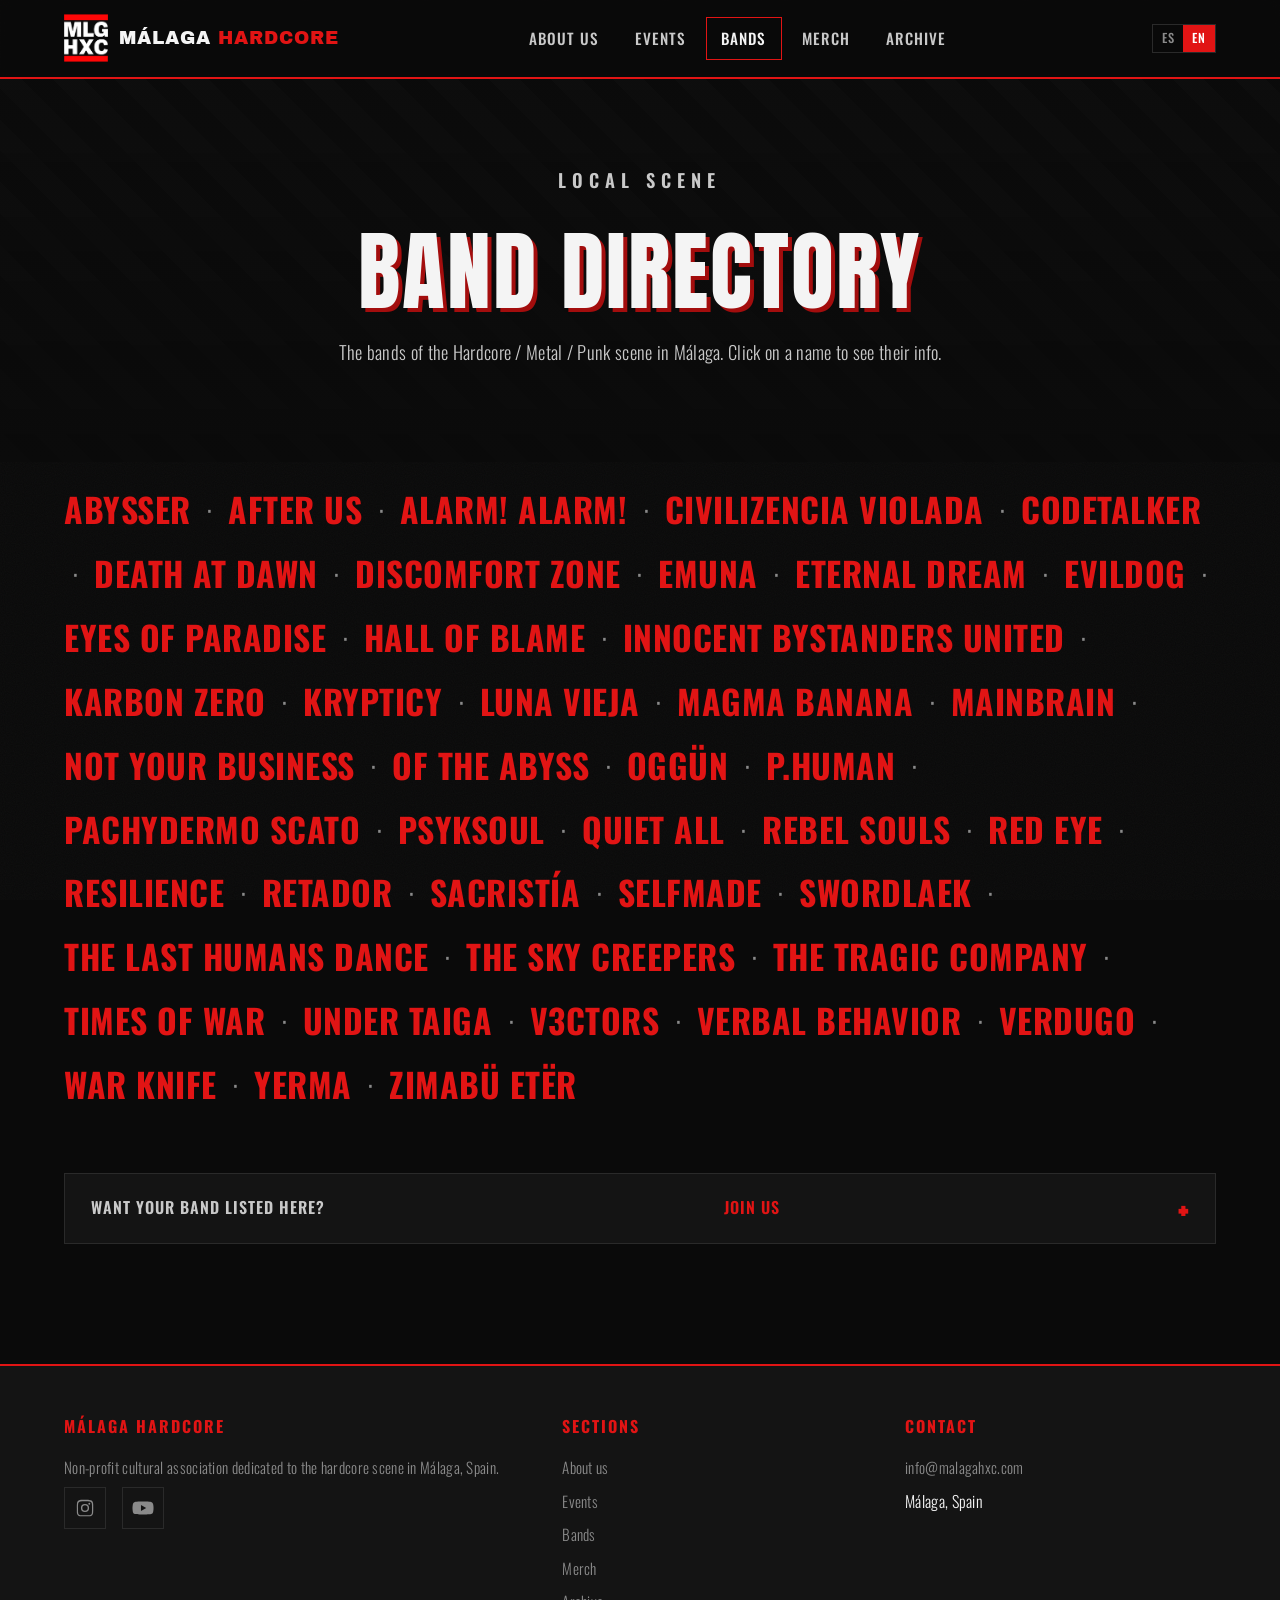
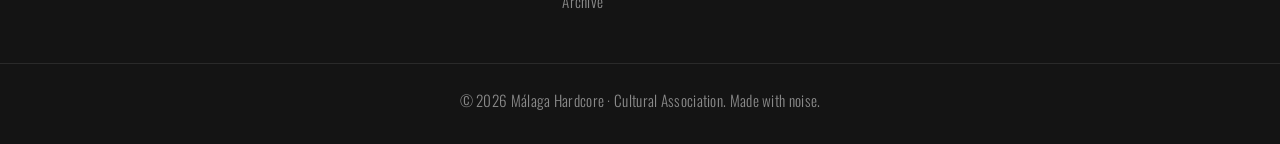
<file: en/bandas.html>
<!DOCTYPE html>
<html lang="en">
<head>
  <meta charset="UTF-8">
  <meta name="viewport" content="width=device-width, initial-scale=1.0">
  <title>Málaga Band Directory — Hardcore, Metal &amp; Punk Bands | Málaga Hardcore</title>
  <meta name="description" content="Directory of hardcore, metal and punk bands from Málaga, Spain, with links to their social media and Spotify. Got a band? Join the directory.">
  <meta name="keywords" content="Malaga hardcore, Málaga hardcore, hardcore Malaga Spain, metal Malaga, punk Malaga, concerts Malaga, gigs Malaga, live music Malaga, Malaga music scene, Costa del Sol hardcore, MLG HXC">
  <link rel="canonical" href="https://www.malagahxc.com/en/bandas.html">
  <link rel="alternate" hreflang="es" href="https://www.malagahxc.com/bandas.html">
  <link rel="alternate" hreflang="en" href="https://www.malagahxc.com/en/bandas.html">
  <link rel="alternate" hreflang="x-default" href="https://www.malagahxc.com/bandas.html">
  <meta property="og:type" content="website">
  <meta property="og:site_name" content="Málaga Hardcore">
  <meta property="og:title" content="Málaga Band Directory — Hardcore, Metal &amp; Punk Bands | Málaga Hardcore">
  <meta property="og:description" content="Directory of hardcore, metal and punk bands from Málaga, Spain, with links to their social media and Spotify. Got a band? Join the directory.">
  <meta property="og:url" content="https://www.malagahxc.com/en/bandas.html">
  <meta property="og:image" content="https://www.malagahxc.com/logo.png">
  <meta property="og:locale" content="en_GB">
  <meta name="twitter:card" content="summary">
  <link rel="stylesheet" href="../style.css?v=20261019b">
  <link rel="icon" type="image/png" href="../logo.png">
</head>
<body>

  <!-- ================= CABECERA ================= -->
  <header class="cabecera">
    <div class="contenedor">
      <a href="index.html" class="logo"><img src="../logo-white.png" alt="Málaga Hardcore"><span class="logo__txt">MÁLAGA <span class="acento">HARDCORE</span></span></a>
      <button class="nav-toggle" aria-label="Open menu">&#9776;</button>
      <nav class="nav">
        <a href="index.html">About us</a>
        <a href="eventos.html">Events</a>
        <a href="bandas.html" class="activo">Bands</a>
        <a href="merch.html">Merch</a>
        <a href="historico.html">Archive</a>
      </nav>
      <div class="idioma"><a href="../bandas.html" hreflang="es" lang="es" title="Español">ES</a><span class="activo">EN</span></div>
    </div>
  </header>

  <!-- ================= CABECERA DE PÁGINA ================= -->
  <section class="hero" style="min-height:38vh; border-bottom:none;">
    <div class="hero__contenido">
      <p class="hero__kicker">Local scene</p>
      <h1 style="font-size:clamp(2.2rem,9vw,5.5rem);">Band Directory</h1>
      <p>The bands of the Hardcore / Metal / Punk scene in Málaga. Click on a name to see their info.</p>
    </div>
  </section>

  <!-- ================= DIRECTORIO ================= -->
  <section class="seccion" style="padding-top:1rem;">
    <div class="contenedor">
      <div class="directorio-lista" id="lista-bandas">Loading bands…</div>

      <div id="detalle-banda"></div>

      <!-- ===== Formulario: súmate al directorio ===== -->
      <details class="sumate">
        <summary>Want your band listed here? <span class="acento">Join us</span></summary>
        <form class="form-banda" id="form-banda">
          <label>Band name *
            <input type="text" name="nombre" required>
          </label>
          <label>Genre *
            <input type="text" name="genero" placeholder="Hardcore, Death Metal, Punk…" required>
          </label>
          <label>Social media URL
            <input type="url" name="redes" placeholder="https://instagram.com/tubanda">
          </label>
          <label>Spotify URL
            <input type="url" name="spotify" placeholder="https://open.spotify.com/artist/…">
          </label>
          <button type="submit" class="btn">Send request</button>
          <p class="form-nota">Sending will open your email app with the details filled in, ready to send to info@malagahxc.com. We review them and add your band to the directory.</p>
        </form>
      </details>
    </div>
  </section>

  <!-- ================= PIE ================= -->
  <footer class="pie">
    <div class="contenedor">
      <div>
        <h4>Málaga Hardcore</h4>
        <p>Non-profit cultural association dedicated to the hardcore scene in Málaga, Spain.</p>
        <div class="redes">
          <a href="https://www.instagram.com/malagahardcore/?hl=es" target="_blank" rel="noopener" aria-label="Instagram"><svg viewBox="0 0 24 24" width="20" height="20" fill="currentColor" aria-hidden="true"><path d="M12 2.2c3.2 0 3.6 0 4.9.1 1.2.1 1.8.3 2.2.4.6.2 1 .5 1.4.9.4.4.7.8.9 1.4.2.4.3 1 .4 2.2.1 1.3.1 1.7.1 4.9s0 3.6-.1 4.9c-.1 1.2-.2 1.8-.4 2.2-.2.6-.5 1-.9 1.4-.4.4-.8.7-1.4.9-.4.2-1 .3-2.2.4-1.3.1-1.7.1-4.9.1s-3.6 0-4.9-.1c-1.2-.1-1.8-.2-2.2-.4-.6-.2-1-.5-1.4-.9-.4-.4-.7-.8-.9-1.4-.2-.4-.3-1-.4-2.2C2.2 15.6 2.2 15.2 2.2 12s0-3.6.1-4.9c.1-1.2.2-1.8.4-2.2.2-.6.5-1 .9-1.4.4-.4.8-.7 1.4-.9.4-.2 1-.3 2.2-.4C8.4 2.2 8.8 2.2 12 2.2Zm0 1.8c-3.1 0-3.5 0-4.7.1-.9 0-1.4.2-1.7.3-.4.2-.7.3-1 .6-.3.3-.5.6-.6 1-.1.3-.3.8-.3 1.7-.1 1.2-.1 1.6-.1 4.7s0 3.5.1 4.7c0 .9.2 1.4.3 1.7.2.4.3.7.6 1 .3.3.6.5 1 .6.3.1.8.3 1.7.3 1.2.1 1.6.1 4.7.1s3.5 0 4.7-.1c.9 0 1.4-.2 1.7-.3.4-.2.7-.3 1-.6.3-.3.5-.6.6-1 .1-.3.3-.8.3-1.7.1-1.2.1-1.6.1-4.7s0-3.5-.1-4.7c0-.9-.2-1.4-.3-1.7-.2-.4-.3-.7-.6-1-.3-.3-.6-.5-1-.6-.3-.1-.8-.3-1.7-.3-1.2-.1-1.6-.1-4.7-.1Zm0 3.1a4.9 4.9 0 1 1 0 9.8 4.9 4.9 0 0 1 0-9.8Zm0 8.1a3.2 3.2 0 1 0 0-6.4 3.2 3.2 0 0 0 0 6.4Zm6.3-8.4a1.15 1.15 0 1 1-2.3 0 1.15 1.15 0 0 1 2.3 0Z"/></svg></a>
          <a href="https://www.youtube.com/@M%C3%A1lagaHardcore" target="_blank" rel="noopener" aria-label="YouTube"><svg viewBox="0 0 24 24" width="22" height="22" fill="currentColor" aria-hidden="true"><path d="M23 7.5a3 3 0 0 0-2.1-2.1C19 4.9 12 4.9 12 4.9s-7 0-8.9.5A3 3 0 0 0 1 7.5 31 31 0 0 0 .5 12 31 31 0 0 0 1 16.5a3 3 0 0 0 2.1 2.1c1.9.5 8.9.5 8.9.5s7 0 8.9-.5a3 3 0 0 0 2.1-2.1c.4-1.5.5-3 .5-4.5s-.1-3-.5-4.5ZM9.8 15.3V8.7l5.7 3.3-5.7 3.3Z"/></svg></a>
        </div>
      </div>
      <div>
        <h4>Sections</h4>
        <ul>
          <li><a href="index.html">About us</a></li>
          <li><a href="eventos.html">Events</a></li>
          <li><a href="bandas.html">Bands</a></li>
          <li><a href="merch.html">Merch</a></li>
          <li><a href="historico.html">Archive</a></li>
        </ul>
      </div>
      <div>
        <h4>Contact</h4>
        <ul>
          <li><a href="mailto:info@malagahxc.com">info@malagahxc.com</a></li>
          <li>Málaga, Spain</li>
        </ul>
      </div>
    </div>
    <p class="copyright">© <span id="anio"></span> Málaga Hardcore · Cultural Association. Made with noise.</p>
  </footer>

  <script>
    document.querySelector('.nav-toggle').addEventListener('click', function () {
      document.querySelector('.nav').classList.toggle('abierto');
    });
    document.getElementById('anio').textContent = new Date().getFullYear();

    // ---- Parser CSV sencillo (soporta comillas) ----
    function parseCSV(text) {
      const rows = []; let row = [], field = '', inQ = false;
      text = text.replace(/\r\n/g, '\n').replace(/\r/g, '\n');
      for (let i = 0; i < text.length; i++) {
        const c = text[i];
        if (inQ) {
          if (c === '"') { if (text[i+1] === '"') { field += '"'; i++; } else inQ = false; }
          else field += c;
        } else {
          if (c === '"') inQ = true;
          else if (c === ',') { row.push(field); field = ''; }
          else if (c === '\n') { row.push(field); rows.push(row); row = []; field = ''; }
          else field += c;
        }
      }
      if (field.length || row.length) { row.push(field); rows.push(row); }
      return rows;
    }

    // ---- Botones de enlaces ----
    const REDES = [
      ['instagram','Instagram'], ['facebook','Facebook'], ['tiktok','TikTok'],
      ['youtube','YouTube'], ['spotify','Spotify'], ['bandcamp','Bandcamp']
    ];

    function pintarDetalle(b) {
      const cont = document.getElementById('detalle-banda');
      const foto = b.foto
        ? '<img src="../fotos-bandas/' + b.foto + '" alt="' + b.nombre + '">'
        : '<span class="sinfoto">NO<br>PHOTO</span>';
      let enlaces = REDES.filter(r => b[r[0]]).map(r =>
        '<a href="' + b[r[0]] + '" target="_blank" rel="noopener" class="btn btn--sm btn--ghost">' + r[1] + '</a>'
      ).join('');
      if (!enlaces) enlaces = '<span class="banda-vacio">No links yet.</span>';
      cont.innerHTML =
        '<div class="banda-detalle">' +
          '<div class="banda-foto">' + foto + '</div>' +
          '<div class="banda-info">' +
            '<h3>' + b.nombre + '</h3>' +
            (b.genero ? '<span class="banda-genero">' + b.genero + '</span>' : '') +
            '<div class="banda-enlaces">' + enlaces + '</div>' +
          '</div>' +
        '</div>';
      cont.querySelector('.banda-detalle').scrollIntoView({ behavior: 'smooth', block: 'start' });
    }

    fetch('../bandas.csv')
      .then(r => { if (!r.ok) throw new Error(r.status); return r.text(); })
      .then(text => {
        const rows = parseCSV(text).filter(r => r.length > 1 && r[0].trim());
        const head = rows.shift().map(h => h.trim().toLowerCase());
        const bandas = rows.map(r => {
          const o = {}; head.forEach((h, i) => o[h] = (r[i] || '').trim()); return o;
        }).filter(b => b.nombre);
        bandas.sort((a, b) => a.nombre.localeCompare(b.nombre, 'es', { sensitivity: 'base' }));

        const lista = document.getElementById('lista-bandas');
        lista.innerHTML = bandas.map((b, i) =>
          '<span class="banda-nombre" data-i="' + i + '">' + b.nombre + '</span>'
        ).join(' <span class="sep">·</span> ');

        lista.addEventListener('click', e => {
          const el = e.target.closest('.banda-nombre');
          if (!el) return;
          lista.querySelectorAll('.banda-nombre').forEach(n => n.classList.remove('activa'));
          el.classList.add('activa');
          pintarDetalle(bandas[+el.dataset.i]);
        });
      })
      .catch(err => {
        document.getElementById('lista-bandas').innerHTML =
          '<span class="banda-vacio">The band list could not be loaded. Please try again later.</span>';
        console.error('Error cargando bandas.csv:', err);
      });

    // ---- Formulario "súmate": abre el correo con los datos ----
    const formBanda = document.getElementById('form-banda');
    if (formBanda) formBanda.addEventListener('submit', function (e) {
      e.preventDefault();
      const f = e.target;
      const nombre  = f.nombre.value.trim();
      const genero  = f.genero.value.trim();
      const redes   = f.redes.value.trim();
      const spotify = f.spotify.value.trim();
      const asunto = 'New band for the directory: ' + nombre;
      const cuerpo =
        'Band name: ' + nombre + '\n' +
        'Genre: ' + genero + '\n' +
        'Social media: ' + (redes || '-') + '\n' +
        'Spotify: ' + (spotify || '-') + '\n';
      window.location.href = 'mailto:info@malagahxc.com?subject=' +
        encodeURIComponent(asunto) + '&body=' + encodeURIComponent(cuerpo);
    });
  </script>
</body>
</html>
</file>
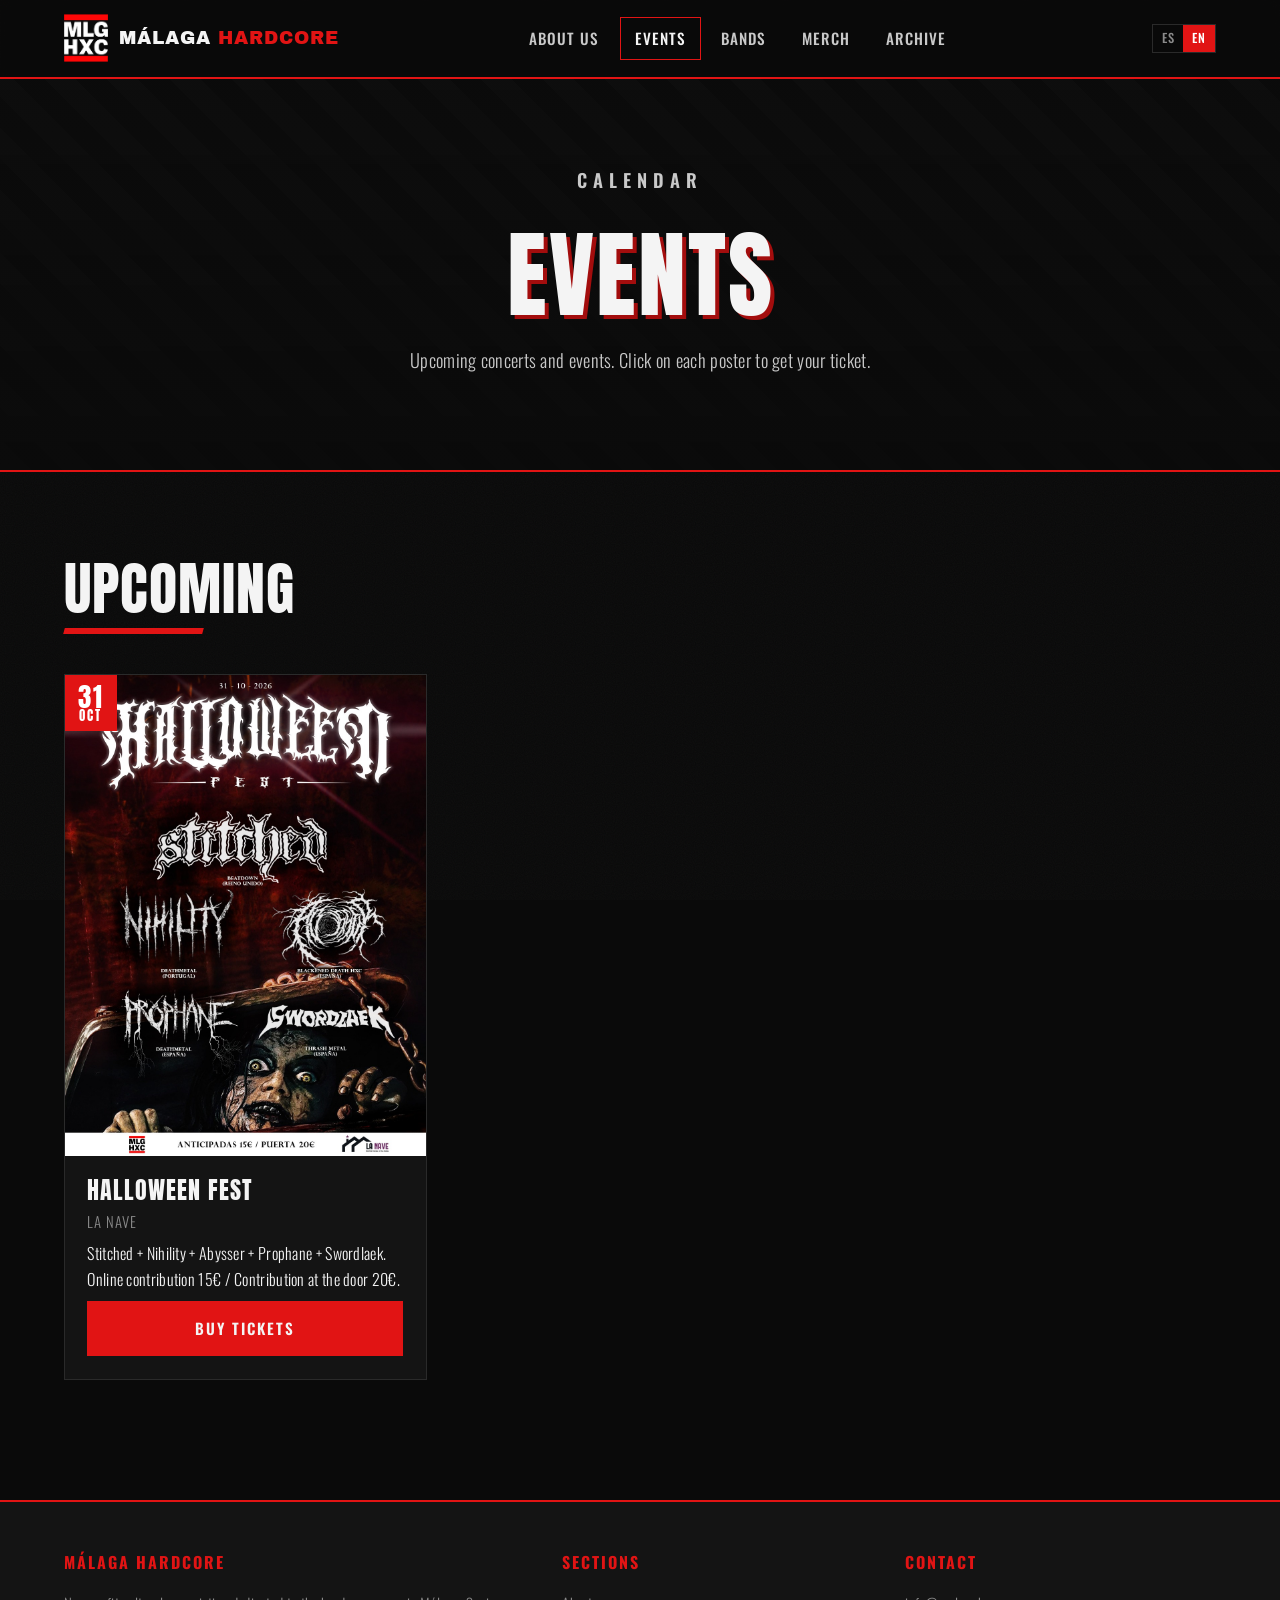
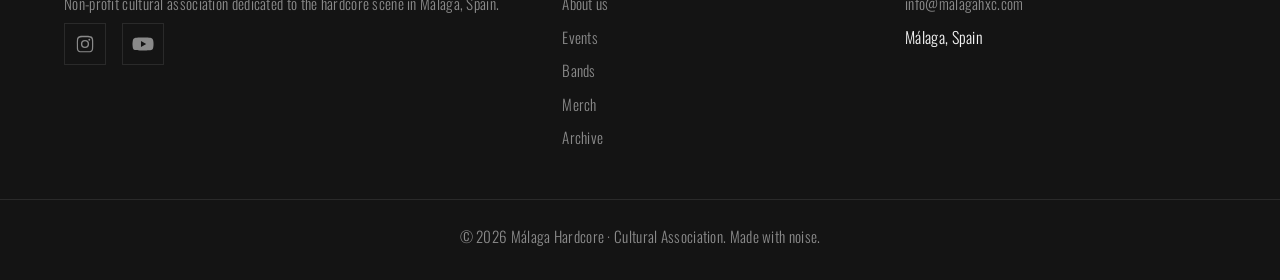
<file: en/eventos.html>
<!DOCTYPE html>
<html lang="en">
<head>
  <meta charset="UTF-8">
  <meta name="viewport" content="width=device-width, initial-scale=1.0">
  <title>Hardcore, Metal &amp; Punk Gigs in Málaga, Spain — Málaga Hardcore</title>
  <meta name="description" content="Upcoming hardcore, metal and punk concerts in Málaga, Spain. Gig calendar and tickets from the Málaga Hardcore cultural association.">
  <meta name="keywords" content="Malaga hardcore, Málaga hardcore, hardcore Malaga Spain, metal Malaga, punk Malaga, concerts Malaga, gigs Malaga, live music Malaga, Malaga music scene, Costa del Sol hardcore, MLG HXC">
  <link rel="canonical" href="https://www.malagahxc.com/en/eventos.html">
  <link rel="alternate" hreflang="es" href="https://www.malagahxc.com/eventos.html">
  <link rel="alternate" hreflang="en" href="https://www.malagahxc.com/en/eventos.html">
  <link rel="alternate" hreflang="x-default" href="https://www.malagahxc.com/eventos.html">
  <meta property="og:type" content="website">
  <meta property="og:site_name" content="Málaga Hardcore">
  <meta property="og:title" content="Hardcore, Metal &amp; Punk Gigs in Málaga, Spain — Málaga Hardcore">
  <meta property="og:description" content="Upcoming hardcore, metal and punk concerts in Málaga, Spain. Gig calendar and tickets from the Málaga Hardcore cultural association.">
  <meta property="og:url" content="https://www.malagahxc.com/en/eventos.html">
  <meta property="og:image" content="https://www.malagahxc.com/logo.png">
  <meta property="og:locale" content="en_GB">
  <meta name="twitter:card" content="summary">
  <link rel="stylesheet" href="../style.css?v=20261019b">
  <link rel="icon" type="image/png" href="../logo.png">
</head>
<body>

  <!-- ================= CABECERA ================= -->
  <header class="cabecera">
    <div class="contenedor">
      <a href="index.html" class="logo"><img src="../logo-white.png" alt="Málaga Hardcore"><span class="logo__txt">MÁLAGA <span class="acento">HARDCORE</span></span></a>
      <button class="nav-toggle" aria-label="Open menu">&#9776;</button>
      <nav class="nav">
        <a href="index.html">About us</a>
        <a href="eventos.html" class="activo">Events</a>
        <a href="bandas.html">Bands</a>
        <a href="merch.html">Merch</a>
        <a href="historico.html">Archive</a>
      </nav>
      <div class="idioma"><a href="../eventos.html" hreflang="es" lang="es" title="Español">ES</a><span class="activo">EN</span></div>
    </div>
  </header>

  <!-- ================= CABECERA DE PÁGINA ================= -->
  <section class="hero" style="min-height:42vh;">
    <div class="hero__contenido">
      <p class="hero__kicker">Calendar</p>
      <h1 style="font-size:clamp(2.5rem,10vw,6rem);">Events</h1>
      <p>Upcoming concerts and events. Click on each poster to get your ticket.</p>
    </div>
  </section>

  <!-- ================= LISTA DE EVENTOS ================= -->
  <section class="seccion">
    <div class="contenedor">
      <h2 class="titulo-seccion">Upcoming</h2>
      <div class="grid-eventos" id="lista-proximos"></div>
    </div>
  </section>

  <!-- ================= PIE ================= -->
  <footer class="pie">
    <div class="contenedor">
      <div>
        <h4>Málaga Hardcore</h4>
        <p>Non-profit cultural association dedicated to the hardcore scene in Málaga, Spain.</p>
        <div class="redes">
          <a href="https://www.instagram.com/malagahardcore/?hl=es" target="_blank" rel="noopener" aria-label="Instagram"><svg viewBox="0 0 24 24" width="20" height="20" fill="currentColor" aria-hidden="true"><path d="M12 2.2c3.2 0 3.6 0 4.9.1 1.2.1 1.8.3 2.2.4.6.2 1 .5 1.4.9.4.4.7.8.9 1.4.2.4.3 1 .4 2.2.1 1.3.1 1.7.1 4.9s0 3.6-.1 4.9c-.1 1.2-.2 1.8-.4 2.2-.2.6-.5 1-.9 1.4-.4.4-.8.7-1.4.9-.4.2-1 .3-2.2.4-1.3.1-1.7.1-4.9.1s-3.6 0-4.9-.1c-1.2-.1-1.8-.2-2.2-.4-.6-.2-1-.5-1.4-.9-.4-.4-.7-.8-.9-1.4-.2-.4-.3-1-.4-2.2C2.2 15.6 2.2 15.2 2.2 12s0-3.6.1-4.9c.1-1.2.2-1.8.4-2.2.2-.6.5-1 .9-1.4.4-.4.8-.7 1.4-.9.4-.2 1-.3 2.2-.4C8.4 2.2 8.8 2.2 12 2.2Zm0 1.8c-3.1 0-3.5 0-4.7.1-.9 0-1.4.2-1.7.3-.4.2-.7.3-1 .6-.3.3-.5.6-.6 1-.1.3-.3.8-.3 1.7-.1 1.2-.1 1.6-.1 4.7s0 3.5.1 4.7c0 .9.2 1.4.3 1.7.2.4.3.7.6 1 .3.3.6.5 1 .6.3.1.8.3 1.7.3 1.2.1 1.6.1 4.7.1s3.5 0 4.7-.1c.9 0 1.4-.2 1.7-.3.4-.2.7-.3 1-.6.3-.3.5-.6.6-1 .1-.3.3-.8.3-1.7.1-1.2.1-1.6.1-4.7s0-3.5-.1-4.7c0-.9-.2-1.4-.3-1.7-.2-.4-.3-.7-.6-1-.3-.3-.6-.5-1-.6-.3-.1-.8-.3-1.7-.3-1.2-.1-1.6-.1-4.7-.1Zm0 3.1a4.9 4.9 0 1 1 0 9.8 4.9 4.9 0 0 1 0-9.8Zm0 8.1a3.2 3.2 0 1 0 0-6.4 3.2 3.2 0 0 0 0 6.4Zm6.3-8.4a1.15 1.15 0 1 1-2.3 0 1.15 1.15 0 0 1 2.3 0Z"/></svg></a>
          <a href="https://www.youtube.com/@M%C3%A1lagaHardcore" target="_blank" rel="noopener" aria-label="YouTube"><svg viewBox="0 0 24 24" width="22" height="22" fill="currentColor" aria-hidden="true"><path d="M23 7.5a3 3 0 0 0-2.1-2.1C19 4.9 12 4.9 12 4.9s-7 0-8.9.5A3 3 0 0 0 1 7.5 31 31 0 0 0 .5 12 31 31 0 0 0 1 16.5a3 3 0 0 0 2.1 2.1c1.9.5 8.9.5 8.9.5s7 0 8.9-.5a3 3 0 0 0 2.1-2.1c.4-1.5.5-3 .5-4.5s-.1-3-.5-4.5ZM9.8 15.3V8.7l5.7 3.3-5.7 3.3Z"/></svg></a>
        </div>
      </div>
      <div>
        <h4>Sections</h4>
        <ul>
          <li><a href="index.html">About us</a></li>
          <li><a href="eventos.html">Events</a></li>
          <li><a href="bandas.html">Bands</a></li>
          <li><a href="merch.html">Merch</a></li>
          <li><a href="historico.html">Archive</a></li>
        </ul>
      </div>
      <div>
        <h4>Contact</h4>
        <ul>
          <li><a href="mailto:info@malagahxc.com">info@malagahxc.com</a></li>
          <li>Málaga, Spain</li>
        </ul>
      </div>
    </div>
    <p class="copyright">© <span id="anio"></span> Málaga Hardcore · Cultural Association. Made with noise.</p>
  </footer>

  <script src="../eventos-data.js?v=20261024b"></script>
  <script>
    document.querySelector('.nav-toggle').addEventListener('click', function () {
      document.querySelector('.nav').classList.toggle('abierto');
    });
    document.getElementById('anio').textContent = new Date().getFullYear();

    // ===== Próximos eventos (los datos están en eventos-data.js) =====
    document.getElementById('lista-proximos').innerHTML = PROXIMOS.length ? PROXIMOS.map(e =>
      '<article class="evento">' +
        '<div class="evento__cartel">' +
          '<span class="evento__fecha"><span class="dia">' + e.dia + '</span><span class="mes">' + enIngles(e.mes) + '</span></span>' +
          '<img src="../' + e.cartel + '" alt="' + (e.alt || e.nombre) + '">' +
        '</div>' +
        '<div class="evento__cuerpo">' +
          '<h3>' + e.nombre + '</h3>' +
          '<p class="evento__meta">' + e.lugar + '</p>' +
          '<p>' + (e.descripcion_en || enIngles(e.descripcion)) + '</p>' +
          (e.entradas ? '<a href="' + e.entradas + '" target="_blank" rel="noopener" class="btn">Buy tickets</a>' : '') +
        '</div>' +
      '</article>'
    ).join('') : '<p class="banda-vacio">New dates coming soon.</p>';
  </script>
</body>
</html>
</file>
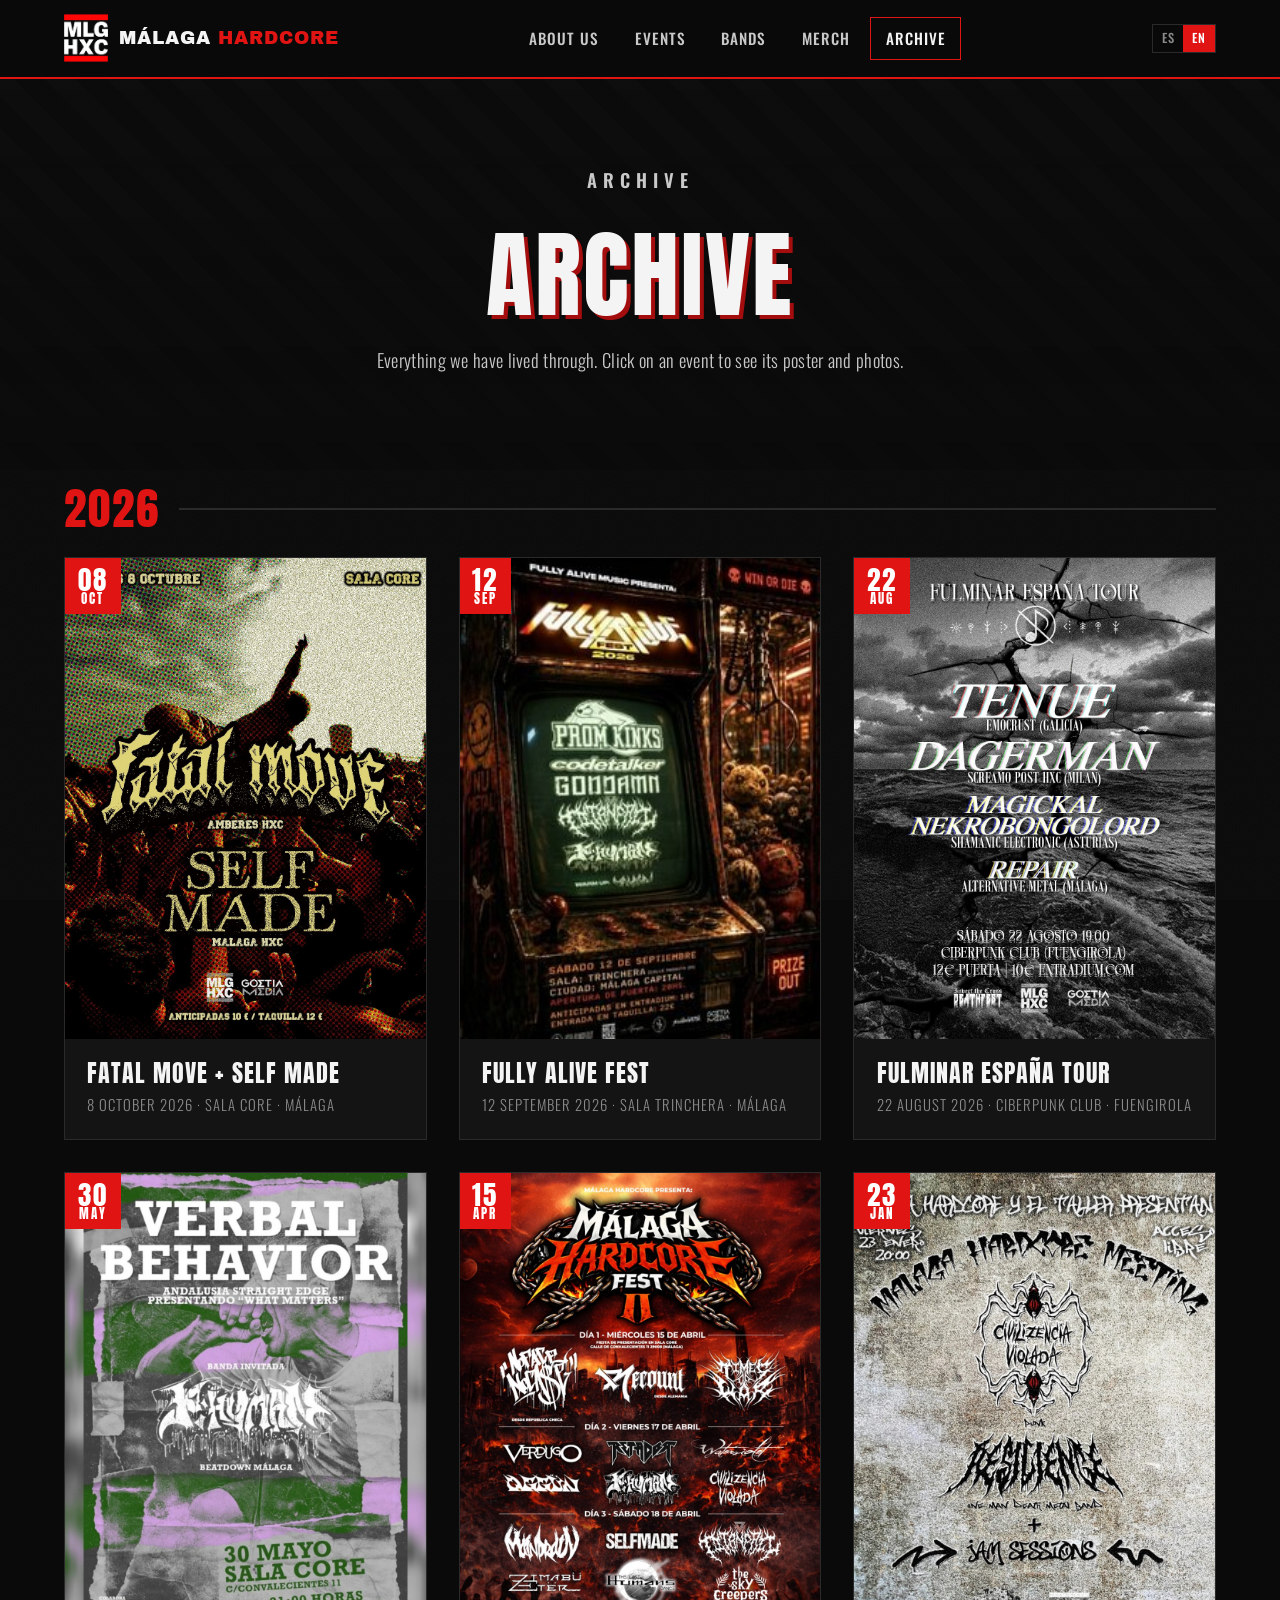
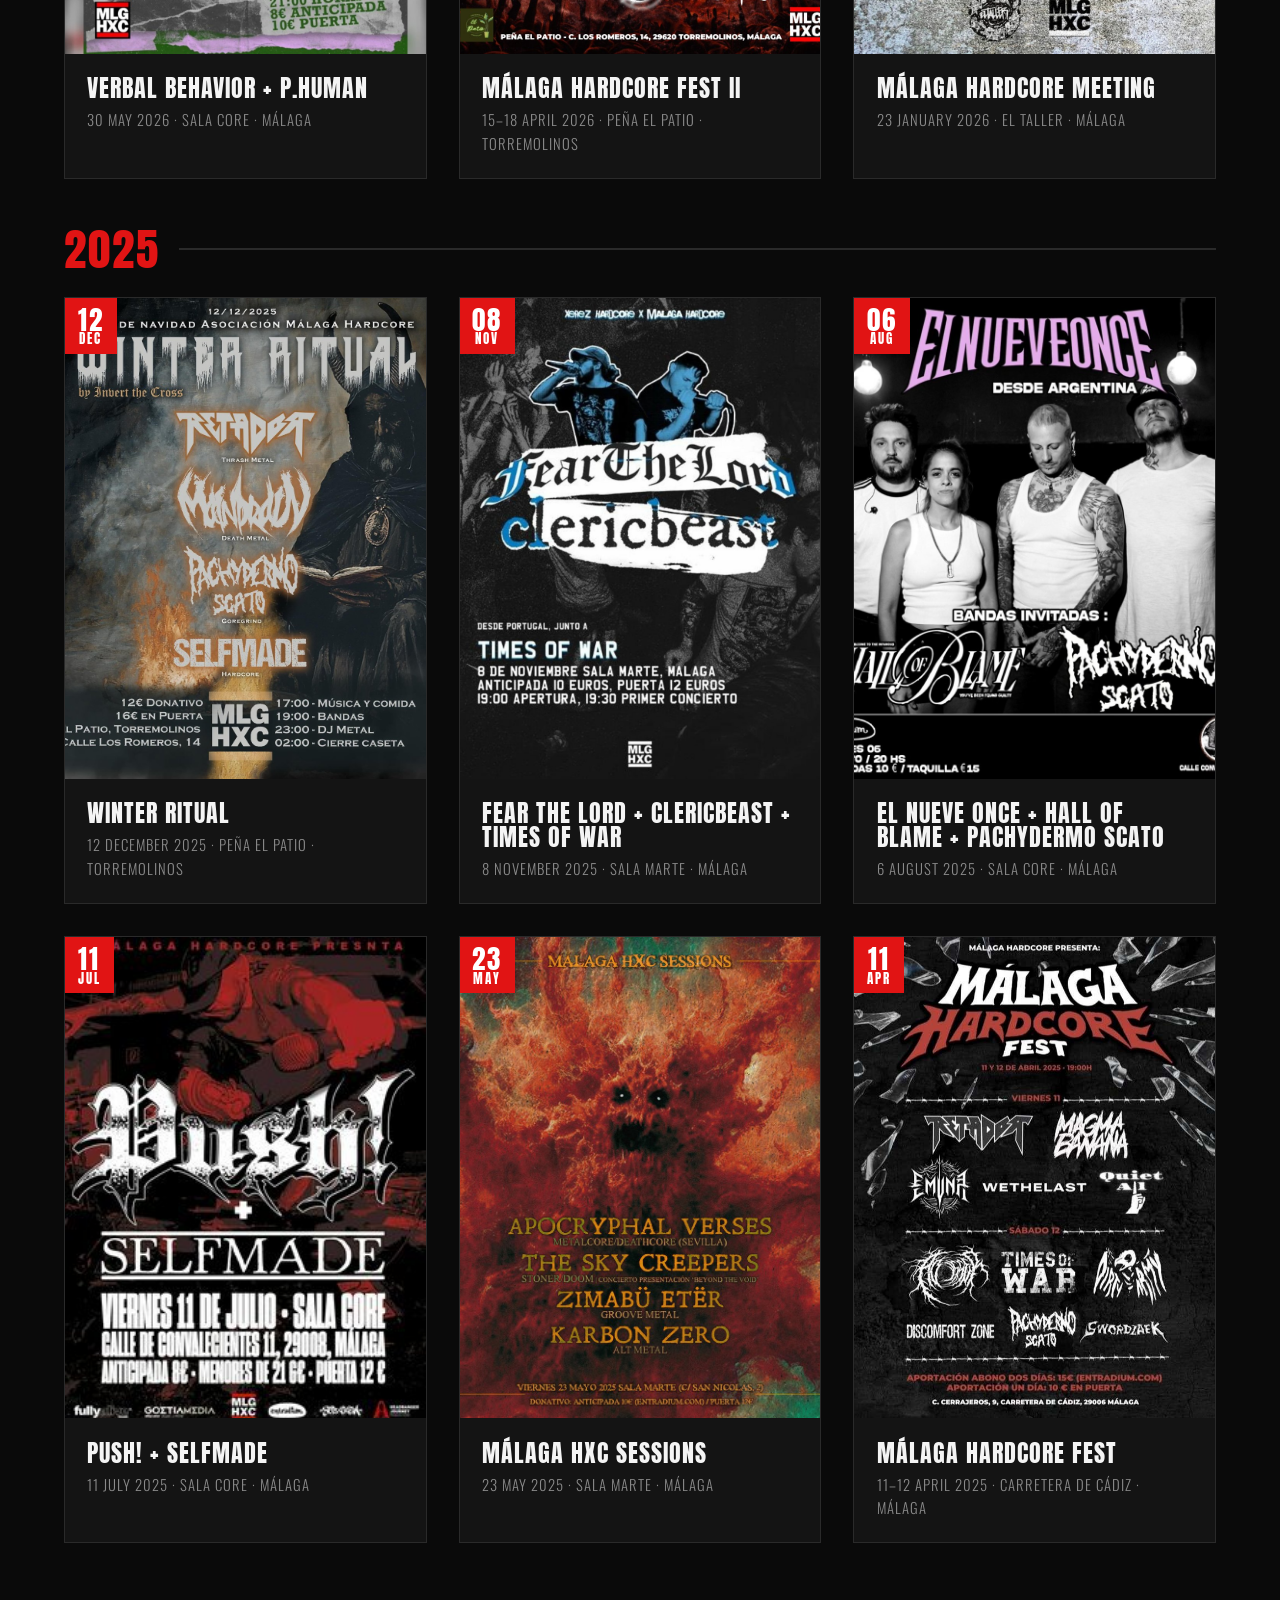
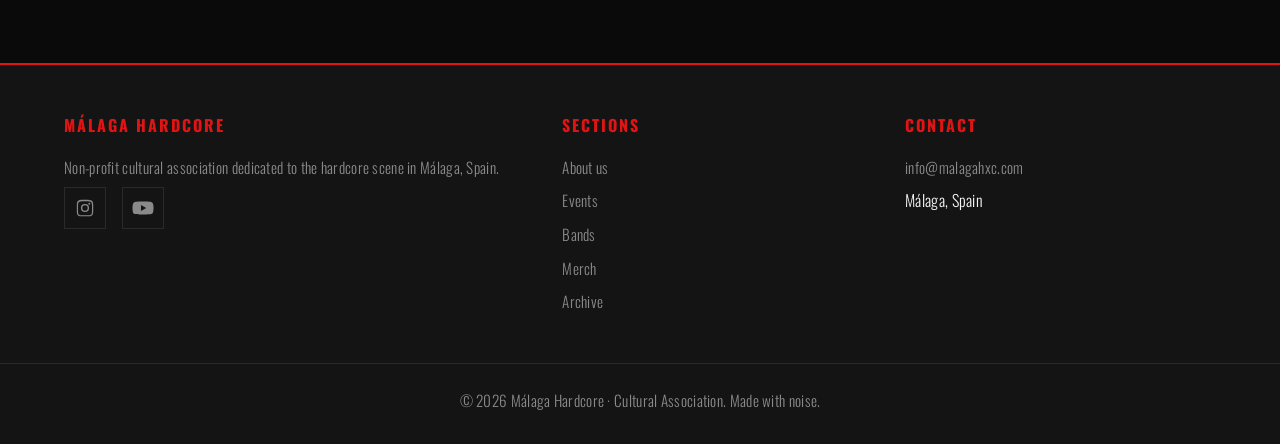
<file: en/historico.html>
<!DOCTYPE html>
<html lang="en">
<head>
  <meta charset="UTF-8">
  <meta name="viewport" content="width=device-width, initial-scale=1.0">
  <title>Concert &amp; Festival Archive — Málaga Hardcore</title>
  <meta name="description" content="Archive of hardcore, metal and punk concerts and festivals organised by the Málaga Hardcore association in Málaga, Spain.">
  <meta name="keywords" content="Malaga hardcore, Málaga hardcore, hardcore Malaga Spain, metal Malaga, punk Malaga, concerts Malaga, gigs Malaga, live music Malaga, Malaga music scene, Costa del Sol hardcore, MLG HXC">
  <link rel="canonical" href="https://www.malagahxc.com/en/historico.html">
  <link rel="alternate" hreflang="es" href="https://www.malagahxc.com/historico.html">
  <link rel="alternate" hreflang="en" href="https://www.malagahxc.com/en/historico.html">
  <link rel="alternate" hreflang="x-default" href="https://www.malagahxc.com/historico.html">
  <meta property="og:type" content="website">
  <meta property="og:site_name" content="Málaga Hardcore">
  <meta property="og:title" content="Concert &amp; Festival Archive — Málaga Hardcore">
  <meta property="og:description" content="Archive of hardcore, metal and punk concerts and festivals organised by the Málaga Hardcore association in Málaga, Spain.">
  <meta property="og:url" content="https://www.malagahxc.com/en/historico.html">
  <meta property="og:image" content="https://www.malagahxc.com/logo.png">
  <meta property="og:locale" content="en_GB">
  <meta name="twitter:card" content="summary">
  <link rel="stylesheet" href="../style.css?v=20261019b">
  <link rel="icon" type="image/png" href="../logo.png">
</head>
<body>

  <!-- ================= CABECERA ================= -->
  <header class="cabecera">
    <div class="contenedor">
      <a href="index.html" class="logo"><img src="../logo-white.png" alt="Málaga Hardcore"><span class="logo__txt">MÁLAGA <span class="acento">HARDCORE</span></span></a>
      <button class="nav-toggle" aria-label="Open menu">&#9776;</button>
      <nav class="nav">
        <a href="index.html">About us</a>
        <a href="eventos.html">Events</a>
        <a href="bandas.html">Bands</a>
        <a href="merch.html">Merch</a>
        <a href="historico.html" class="activo">Archive</a>
      </nav>
      <div class="idioma"><a href="../historico.html" hreflang="es" lang="es" title="Español">ES</a><span class="activo">EN</span></div>
    </div>
  </header>

  <!-- ================= CABECERA DE PÁGINA ================= -->
  <section class="hero" style="min-height:42vh; border-bottom:none;">
    <div class="hero__contenido">
      <p class="hero__kicker">Archive</p>
      <h1 style="font-size:clamp(2.5rem,10vw,6rem);">Archive</h1>
      <p>Everything we have lived through. Click on an event to see its poster and photos.</p>
    </div>
  </section>

  <!-- ================= EVENTOS PASADOS ================= -->
  <section class="seccion" style="padding-top:1rem;">
    <div class="contenedor">
      <div id="lista-eventos"></div>
      <div id="detalle-evento"></div>
    </div>
  </section>

  <!-- ================= PIE ================= -->
  <footer class="pie">
    <div class="contenedor">
      <div>
        <h4>Málaga Hardcore</h4>
        <p>Non-profit cultural association dedicated to the hardcore scene in Málaga, Spain.</p>
        <div class="redes">
          <a href="https://www.instagram.com/malagahardcore/?hl=es" target="_blank" rel="noopener" aria-label="Instagram"><svg viewBox="0 0 24 24" width="20" height="20" fill="currentColor" aria-hidden="true"><path d="M12 2.2c3.2 0 3.6 0 4.9.1 1.2.1 1.8.3 2.2.4.6.2 1 .5 1.4.9.4.4.7.8.9 1.4.2.4.3 1 .4 2.2.1 1.3.1 1.7.1 4.9s0 3.6-.1 4.9c-.1 1.2-.2 1.8-.4 2.2-.2.6-.5 1-.9 1.4-.4.4-.8.7-1.4.9-.4.2-1 .3-2.2.4-1.3.1-1.7.1-4.9.1s-3.6 0-4.9-.1c-1.2-.1-1.8-.2-2.2-.4-.6-.2-1-.5-1.4-.9-.4-.4-.7-.8-.9-1.4-.2-.4-.3-1-.4-2.2C2.2 15.6 2.2 15.2 2.2 12s0-3.6.1-4.9c.1-1.2.2-1.8.4-2.2.2-.6.5-1 .9-1.4.4-.4.8-.7 1.4-.9.4-.2 1-.3 2.2-.4C8.4 2.2 8.8 2.2 12 2.2Zm0 1.8c-3.1 0-3.5 0-4.7.1-.9 0-1.4.2-1.7.3-.4.2-.7.3-1 .6-.3.3-.5.6-.6 1-.1.3-.3.8-.3 1.7-.1 1.2-.1 1.6-.1 4.7s0 3.5.1 4.7c0 .9.2 1.4.3 1.7.2.4.3.7.6 1 .3.3.6.5 1 .6.3.1.8.3 1.7.3 1.2.1 1.6.1 4.7.1s3.5 0 4.7-.1c.9 0 1.4-.2 1.7-.3.4-.2.7-.3 1-.6.3-.3.5-.6.6-1 .1-.3.3-.8.3-1.7.1-1.2.1-1.6.1-4.7s0-3.5-.1-4.7c0-.9-.2-1.4-.3-1.7-.2-.4-.3-.7-.6-1-.3-.3-.6-.5-1-.6-.3-.1-.8-.3-1.7-.3-1.2-.1-1.6-.1-4.7-.1Zm0 3.1a4.9 4.9 0 1 1 0 9.8 4.9 4.9 0 0 1 0-9.8Zm0 8.1a3.2 3.2 0 1 0 0-6.4 3.2 3.2 0 0 0 0 6.4Zm6.3-8.4a1.15 1.15 0 1 1-2.3 0 1.15 1.15 0 0 1 2.3 0Z"/></svg></a>
          <a href="https://www.youtube.com/@M%C3%A1lagaHardcore" target="_blank" rel="noopener" aria-label="YouTube"><svg viewBox="0 0 24 24" width="22" height="22" fill="currentColor" aria-hidden="true"><path d="M23 7.5a3 3 0 0 0-2.1-2.1C19 4.9 12 4.9 12 4.9s-7 0-8.9.5A3 3 0 0 0 1 7.5 31 31 0 0 0 .5 12 31 31 0 0 0 1 16.5a3 3 0 0 0 2.1 2.1c1.9.5 8.9.5 8.9.5s7 0 8.9-.5a3 3 0 0 0 2.1-2.1c.4-1.5.5-3 .5-4.5s-.1-3-.5-4.5ZM9.8 15.3V8.7l5.7 3.3-5.7 3.3Z"/></svg></a>
        </div>
      </div>
      <div>
        <h4>Sections</h4>
        <ul>
          <li><a href="index.html">About us</a></li>
          <li><a href="eventos.html">Events</a></li>
          <li><a href="bandas.html">Bands</a></li>
          <li><a href="merch.html">Merch</a></li>
          <li><a href="historico.html">Archive</a></li>
        </ul>
      </div>
      <div>
        <h4>Contact</h4>
        <ul>
          <li><a href="mailto:info@malagahxc.com">info@malagahxc.com</a></li>
          <li>Málaga, Spain</li>
        </ul>
      </div>
    </div>
    <p class="copyright">© <span id="anio"></span> Málaga Hardcore · Cultural Association. Made with noise.</p>
  </footer>

  <script src="../eventos-data.js?v=20261024b"></script>
  <script>
    document.querySelector('.nav-toggle').addEventListener('click', function () {
      document.querySelector('.nav').classList.toggle('abierto');
    });
    document.getElementById('anio').textContent = new Date().getFullYear();


    function cardHTML(e, i) {
      return '<article class="evento evento--click" data-i="' + i + '">' +
        '<div class="evento__cartel">' +
          '<span class="evento__fecha"><span class="dia">' + e.dia + '</span><span class="mes">' + enIngles(e.mes) + '</span></span>' +
          '<img src="../fotos-historico/' + e.cartel + '" alt="' + e.nombre + '">' +
        '</div>' +
        '<div class="evento__cuerpo">' +
          '<h3>' + e.nombre + '</h3>' +
          '<p class="evento__meta">' + enIngles(e.fecha) + ' · ' + e.lugar + '</p>' +
        '</div>' +
      '</article>';
    }

    const lista = document.getElementById('lista-eventos');
    let html = '', anioActual = null;
    HISTORICO.forEach((e, i) => {
      if (e.anio !== anioActual) {
        if (anioActual !== null) html += '</div>';
        html += '<h3 class="historico-anio">' + e.anio + '</h3><div class="grid-eventos">';
        anioActual = e.anio;
      }
      html += cardHTML(e, i);
    });
    if (anioActual !== null) html += '</div>';
    lista.innerHTML = html;

    function pintarEvento(e) {
      const cont = document.getElementById('detalle-evento');
      let galeria;
      if (e.fotos && e.fotos.length) {
        galeria = '<div class="galeria">' + e.fotos.map(f =>
          '<div class="foto"><img src="../fotos-historico/' + f + '" alt="' + e.nombre + '"></div>'
        ).join('') + '</div>';
      } else {
        galeria = '<p class="banda-vacio">Photos coming soon.</p>';
      }
      cont.innerHTML =
        '<div class="evento-detalle">' +
          '<div class="evento-detalle__cartel"><img src="../fotos-historico/' + e.cartel + '" alt="' + e.nombre + '"></div>' +
          '<div class="evento-detalle__info">' +
            '<h3>' + e.nombre + '</h3>' +
            '<span class="evento-detalle__meta">' + enIngles(e.fecha) + ' · ' + e.lugar + '</span>' +
            '<h4 class="galeria-titulo">Event photos</h4>' +
            galeria +
          '</div>' +
        '</div>';
      cont.querySelector('.evento-detalle').scrollIntoView({ behavior: 'smooth', block: 'start' });
    }

    lista.addEventListener('click', e => {
      const el = e.target.closest('.evento--click');
      if (!el) return;
      lista.querySelectorAll('.evento').forEach(n => n.classList.remove('activa'));
      el.classList.add('activa');
      pintarEvento(HISTORICO[+el.dataset.i]);
    });

    // Abrir directamente un evento si se llega con historico.html#ev-N (p.ej. desde el carrusel de Inicio)
    const m = location.hash.match(/^#ev-(\d+)$/);
    if (m && HISTORICO[+m[1]]) lista.querySelector('[data-i="' + m[1] + '"]').click();
  </script>
</body>
</html>
</file>
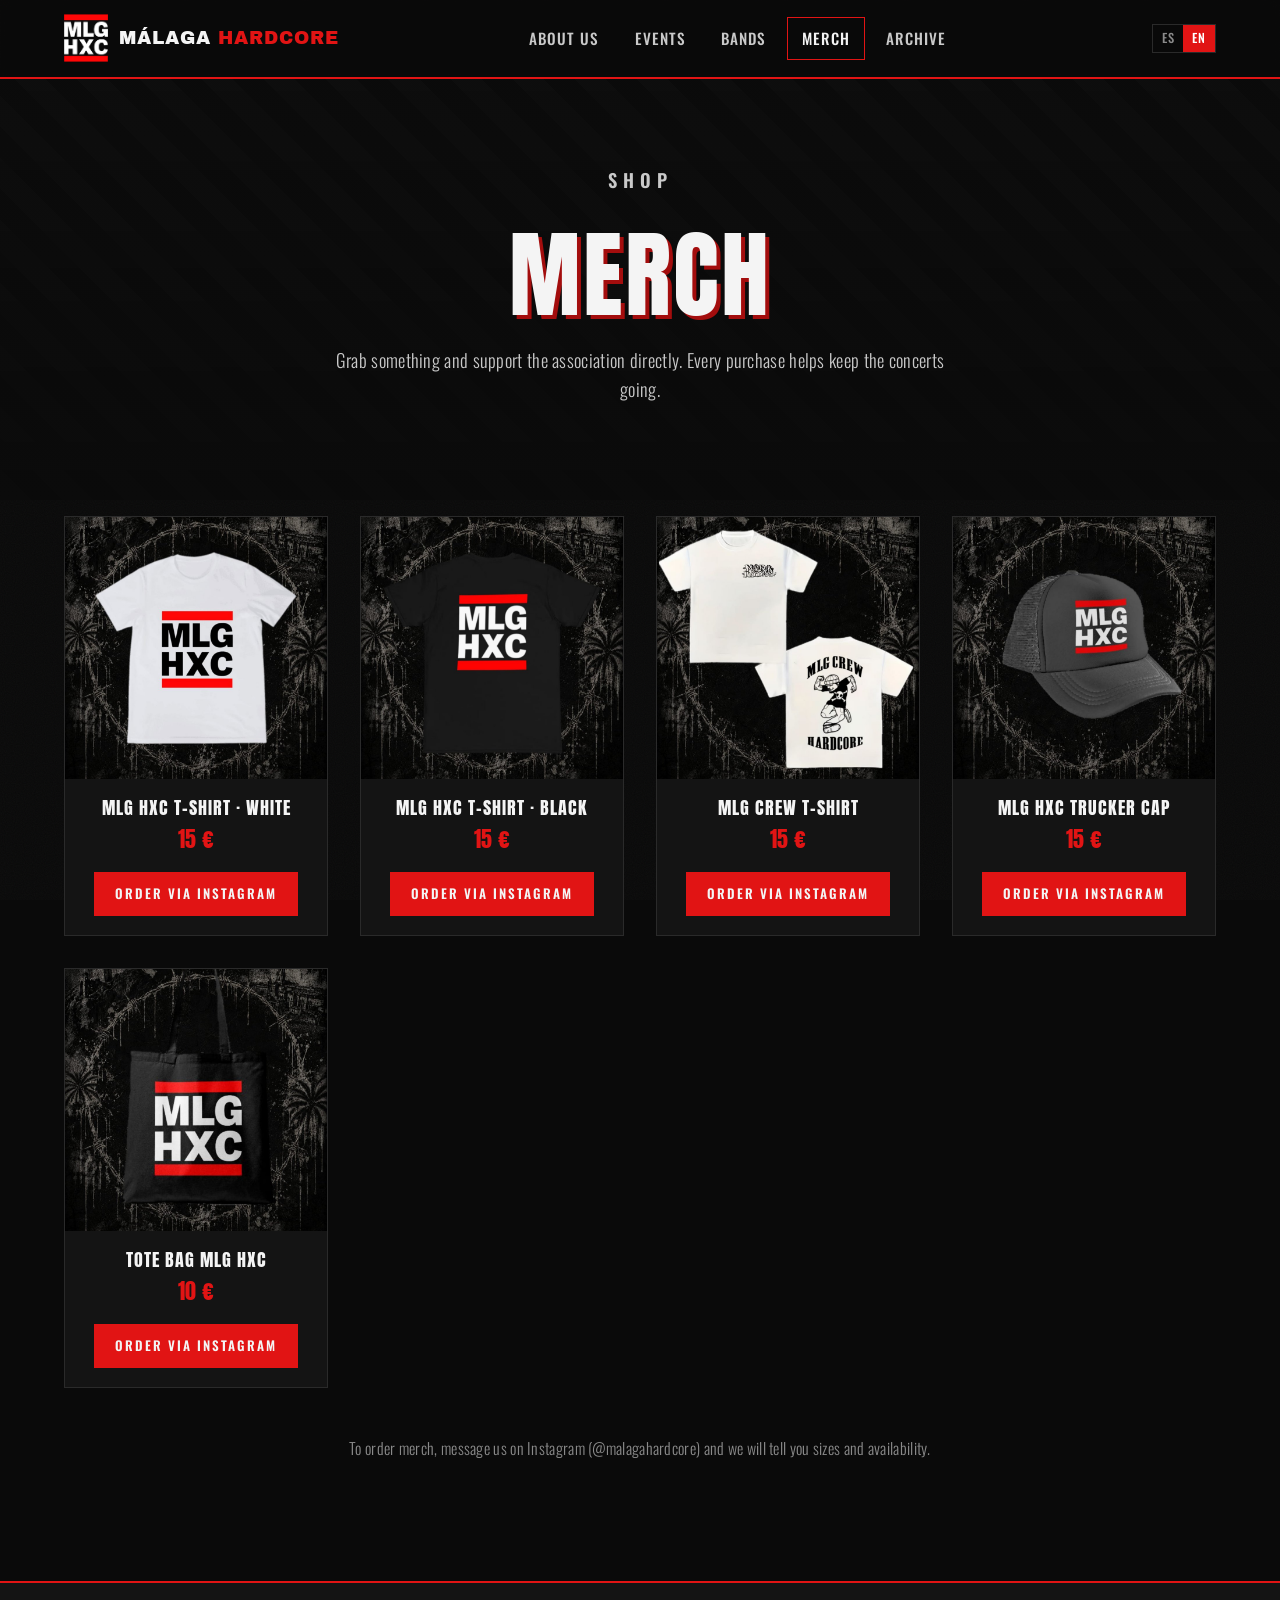
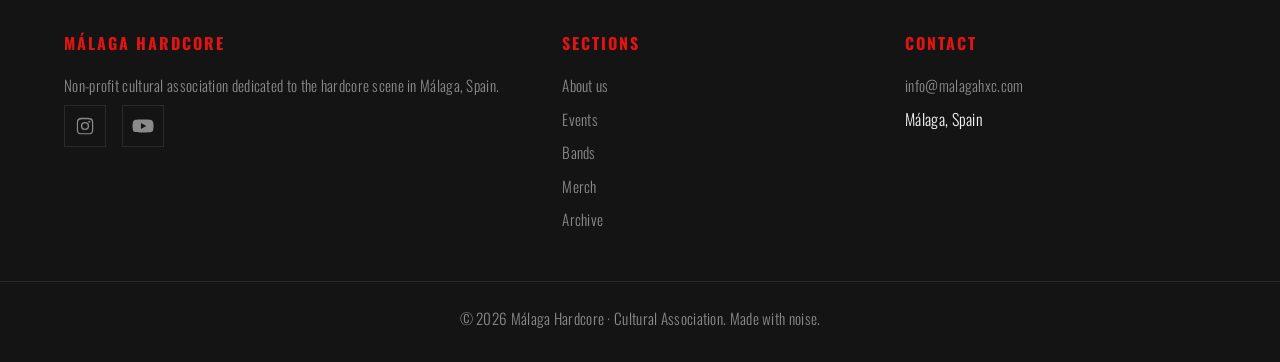
<file: en/merch.html>
<!DOCTYPE html>
<html lang="en">
<head>
  <meta charset="UTF-8">
  <meta name="viewport" content="width=device-width, initial-scale=1.0">
  <title>Merch — Málaga Hardcore | MLG HXC T-shirts, Cap &amp; Tote Bag</title>
  <meta name="description" content="Málaga Hardcore (MLG HXC) merch: T-shirts, trucker cap and tote bag. Support the hardcore, metal and punk scene in Málaga, Spain.">
  <meta name="keywords" content="Malaga hardcore, Málaga hardcore, hardcore Malaga Spain, metal Malaga, punk Malaga, concerts Malaga, gigs Malaga, live music Malaga, Malaga music scene, Costa del Sol hardcore, MLG HXC">
  <link rel="canonical" href="https://www.malagahxc.com/en/merch.html">
  <link rel="alternate" hreflang="es" href="https://www.malagahxc.com/merch.html">
  <link rel="alternate" hreflang="en" href="https://www.malagahxc.com/en/merch.html">
  <link rel="alternate" hreflang="x-default" href="https://www.malagahxc.com/merch.html">
  <meta property="og:type" content="website">
  <meta property="og:site_name" content="Málaga Hardcore">
  <meta property="og:title" content="Merch — Málaga Hardcore | MLG HXC T-shirts, Cap &amp; Tote Bag">
  <meta property="og:description" content="Málaga Hardcore (MLG HXC) merch: T-shirts, trucker cap and tote bag. Support the hardcore, metal and punk scene in Málaga, Spain.">
  <meta property="og:url" content="https://www.malagahxc.com/en/merch.html">
  <meta property="og:image" content="https://www.malagahxc.com/logo.png">
  <meta property="og:locale" content="en_GB">
  <meta name="twitter:card" content="summary">
  <link rel="stylesheet" href="../style.css?v=20261019b">
  <link rel="icon" type="image/png" href="../logo.png">
</head>
<body>

  <!-- ================= CABECERA ================= -->
  <header class="cabecera">
    <div class="contenedor">
      <a href="index.html" class="logo"><img src="../logo-white.png" alt="Málaga Hardcore"><span class="logo__txt">MÁLAGA <span class="acento">HARDCORE</span></span></a>
      <button class="nav-toggle" aria-label="Open menu">&#9776;</button>
      <nav class="nav">
        <a href="index.html">About us</a>
        <a href="eventos.html">Events</a>
        <a href="bandas.html">Bands</a>
        <a href="merch.html" class="activo">Merch</a>
        <a href="historico.html">Archive</a>
      </nav>
      <div class="idioma"><a href="../merch.html" hreflang="es" lang="es" title="Español">ES</a><span class="activo">EN</span></div>
    </div>
  </header>

  <!-- ================= CABECERA DE PÁGINA ================= -->
  <section class="hero" style="min-height:42vh; border-bottom:none;">
    <div class="hero__contenido">
      <p class="hero__kicker">Shop</p>
      <h1 style="font-size:clamp(2.5rem,10vw,6rem);">Merch</h1>
      <p>Grab something and support the association directly. Every purchase helps keep the concerts going.</p>
    </div>
  </section>

  <!-- ================= PRODUCTOS ================= -->
  <section class="seccion" style="padding-top:1rem;">
    <div class="contenedor">
      <div class="grid-merch">

        <article class="producto">
          <div class="producto__img"><img src="../fotos-merch/camiseta-blanca.jpg" alt="White MLG HXC T-shirt"></div>
          <div class="producto__cuerpo">
            <h3>MLG HXC T-shirt · White</h3>
            <div class="producto__precio">15 €</div>
            <a href="https://www.instagram.com/malagahardcore/?hl=es" target="_blank" rel="noopener" class="btn btn--sm">Order via Instagram</a>
          </div>
        </article>

        <article class="producto">
          <div class="producto__img"><img src="../fotos-merch/camiseta-negra.jpg" alt="Black MLG HXC T-shirt"></div>
          <div class="producto__cuerpo">
            <h3>MLG HXC T-shirt · Black</h3>
            <div class="producto__precio">15 €</div>
            <a href="https://www.instagram.com/malagahardcore/?hl=es" target="_blank" rel="noopener" class="btn btn--sm">Order via Instagram</a>
          </div>
        </article>

        <article class="producto">
          <div class="producto__img"><img src="../fotos-merch/camiseta-crew.jpg" alt="MLG Crew Hardcore T-shirt"></div>
          <div class="producto__cuerpo">
            <h3>MLG Crew T-shirt</h3>
            <div class="producto__precio">15 €</div>
            <a href="https://www.instagram.com/malagahardcore/?hl=es" target="_blank" rel="noopener" class="btn btn--sm">Order via Instagram</a>
          </div>
        </article>

        <article class="producto">
          <div class="producto__img"><img src="../fotos-merch/gorra.jpg" alt="MLG HXC trucker cap"></div>
          <div class="producto__cuerpo">
            <h3>MLG HXC Trucker Cap</h3>
            <div class="producto__precio">15 €</div>
            <a href="https://www.instagram.com/malagahardcore/?hl=es" target="_blank" rel="noopener" class="btn btn--sm">Order via Instagram</a>
          </div>
        </article>

        <article class="producto">
          <div class="producto__img"><img src="../fotos-merch/totebag.jpg" alt="Tote bag MLG HXC"></div>
          <div class="producto__cuerpo">
            <h3>Tote Bag MLG HXC</h3>
            <div class="producto__precio">10 €</div>
            <a href="https://www.instagram.com/malagahardcore/?hl=es" target="_blank" rel="noopener" class="btn btn--sm">Order via Instagram</a>
          </div>
        </article>

      </div>

      <p style="text-align:center; color:var(--gris); margin-top:3rem;">
        To order merch, message us on Instagram (@malagahardcore) and we will tell you sizes and availability.
      </p>
    </div>
  </section>

  <!-- ================= PIE ================= -->
  <footer class="pie">
    <div class="contenedor">
      <div>
        <h4>Málaga Hardcore</h4>
        <p>Non-profit cultural association dedicated to the hardcore scene in Málaga, Spain.</p>
        <div class="redes">
          <a href="https://www.instagram.com/malagahardcore/?hl=es" target="_blank" rel="noopener" aria-label="Instagram"><svg viewBox="0 0 24 24" width="20" height="20" fill="currentColor" aria-hidden="true"><path d="M12 2.2c3.2 0 3.6 0 4.9.1 1.2.1 1.8.3 2.2.4.6.2 1 .5 1.4.9.4.4.7.8.9 1.4.2.4.3 1 .4 2.2.1 1.3.1 1.7.1 4.9s0 3.6-.1 4.9c-.1 1.2-.2 1.8-.4 2.2-.2.6-.5 1-.9 1.4-.4.4-.8.7-1.4.9-.4.2-1 .3-2.2.4-1.3.1-1.7.1-4.9.1s-3.6 0-4.9-.1c-1.2-.1-1.8-.2-2.2-.4-.6-.2-1-.5-1.4-.9-.4-.4-.7-.8-.9-1.4-.2-.4-.3-1-.4-2.2C2.2 15.6 2.2 15.2 2.2 12s0-3.6.1-4.9c.1-1.2.2-1.8.4-2.2.2-.6.5-1 .9-1.4.4-.4.8-.7 1.4-.9.4-.2 1-.3 2.2-.4C8.4 2.2 8.8 2.2 12 2.2Zm0 1.8c-3.1 0-3.5 0-4.7.1-.9 0-1.4.2-1.7.3-.4.2-.7.3-1 .6-.3.3-.5.6-.6 1-.1.3-.3.8-.3 1.7-.1 1.2-.1 1.6-.1 4.7s0 3.5.1 4.7c0 .9.2 1.4.3 1.7.2.4.3.7.6 1 .3.3.6.5 1 .6.3.1.8.3 1.7.3 1.2.1 1.6.1 4.7.1s3.5 0 4.7-.1c.9 0 1.4-.2 1.7-.3.4-.2.7-.3 1-.6.3-.3.5-.6.6-1 .1-.3.3-.8.3-1.7.1-1.2.1-1.6.1-4.7s0-3.5-.1-4.7c0-.9-.2-1.4-.3-1.7-.2-.4-.3-.7-.6-1-.3-.3-.6-.5-1-.6-.3-.1-.8-.3-1.7-.3-1.2-.1-1.6-.1-4.7-.1Zm0 3.1a4.9 4.9 0 1 1 0 9.8 4.9 4.9 0 0 1 0-9.8Zm0 8.1a3.2 3.2 0 1 0 0-6.4 3.2 3.2 0 0 0 0 6.4Zm6.3-8.4a1.15 1.15 0 1 1-2.3 0 1.15 1.15 0 0 1 2.3 0Z"/></svg></a>
          <a href="https://www.youtube.com/@M%C3%A1lagaHardcore" target="_blank" rel="noopener" aria-label="YouTube"><svg viewBox="0 0 24 24" width="22" height="22" fill="currentColor" aria-hidden="true"><path d="M23 7.5a3 3 0 0 0-2.1-2.1C19 4.9 12 4.9 12 4.9s-7 0-8.9.5A3 3 0 0 0 1 7.5 31 31 0 0 0 .5 12 31 31 0 0 0 1 16.5a3 3 0 0 0 2.1 2.1c1.9.5 8.9.5 8.9.5s7 0 8.9-.5a3 3 0 0 0 2.1-2.1c.4-1.5.5-3 .5-4.5s-.1-3-.5-4.5ZM9.8 15.3V8.7l5.7 3.3-5.7 3.3Z"/></svg></a>
        </div>
      </div>
      <div>
        <h4>Sections</h4>
        <ul>
          <li><a href="index.html">About us</a></li>
          <li><a href="eventos.html">Events</a></li>
          <li><a href="bandas.html">Bands</a></li>
          <li><a href="merch.html">Merch</a></li>
          <li><a href="historico.html">Archive</a></li>
        </ul>
      </div>
      <div>
        <h4>Contact</h4>
        <ul>
          <li><a href="mailto:info@malagahxc.com">info@malagahxc.com</a></li>
          <li>Málaga, Spain</li>
        </ul>
      </div>
    </div>
    <p class="copyright">© <span id="anio"></span> Málaga Hardcore · Cultural Association. Made with noise.</p>
  </footer>

  <script>
    document.querySelector('.nav-toggle').addEventListener('click', function () {
      document.querySelector('.nav').classList.toggle('abierto');
    });
    document.getElementById('anio').textContent = new Date().getFullYear();
  </script>
</body>
</html>
</file>
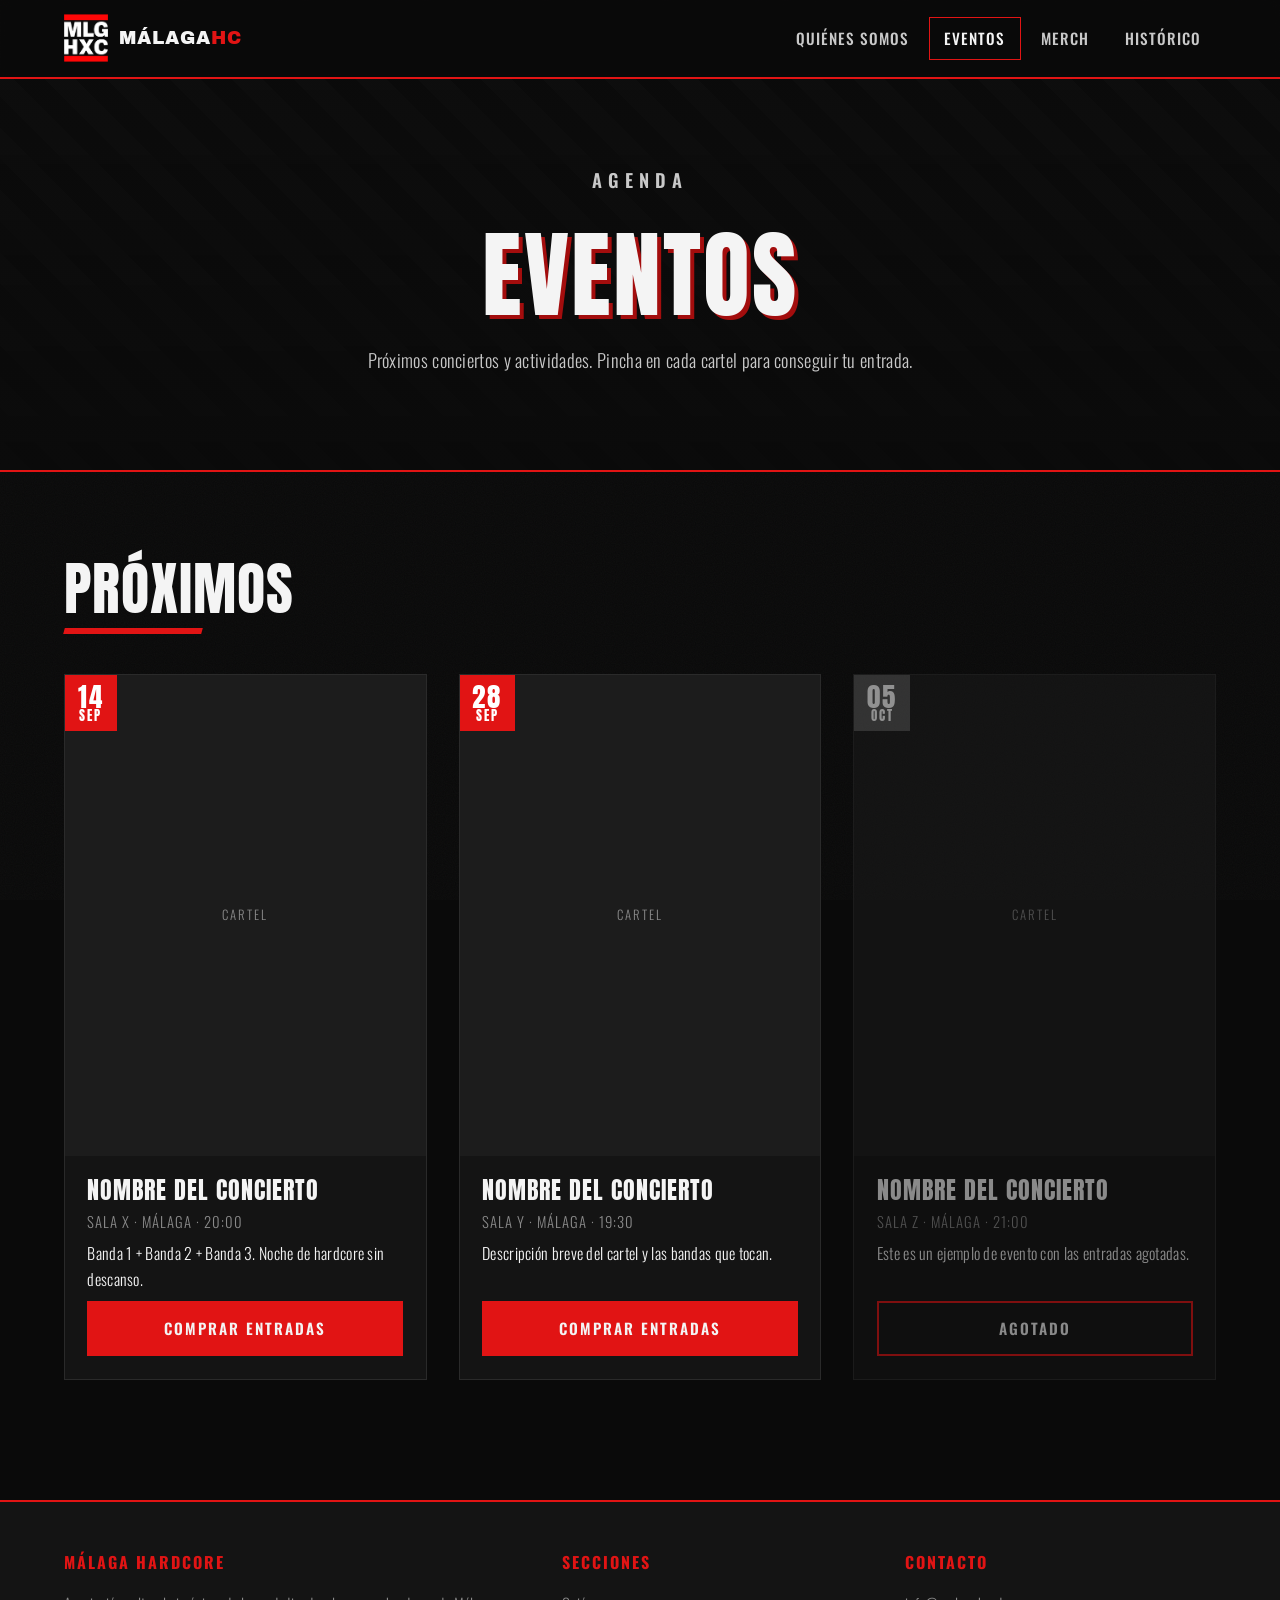
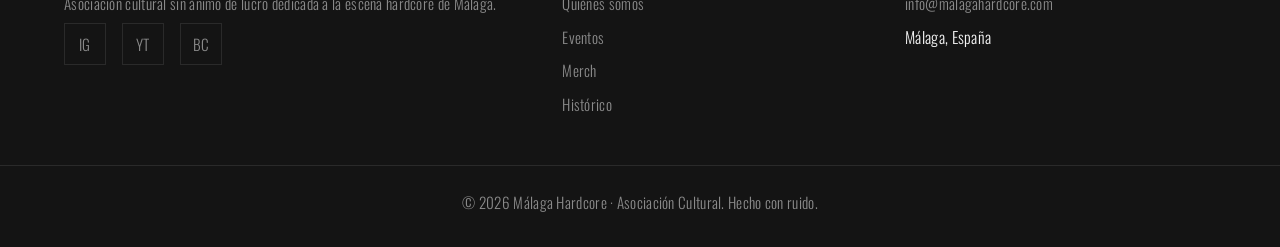
<file: malaga-hardcore 3/eventos.html>
<!DOCTYPE html>
<html lang="es">
<head>
  <meta charset="UTF-8">
  <meta name="viewport" content="width=device-width, initial-scale=1.0">
  <title>Eventos — Málaga Hardcore</title>
  <meta name="description" content="Próximos conciertos y eventos de Málaga Hardcore. Consigue tus entradas.">
  <link rel="stylesheet" href="css/style.css">
  <link rel="icon" type="image/png" href="img/logo.png">
</head>
<body>

  <!-- ================= CABECERA ================= -->
  <header class="cabecera">
    <div class="contenedor">
      <a href="index.html" class="logo"><img src="img/logo-white.png" alt="Málaga Hardcore"><span class="logo__txt">MÁLAGA<span class="acento">HC</span></span></a>
      <button class="nav-toggle" aria-label="Abrir menú">&#9776;</button>
      <nav class="nav">
        <a href="index.html">Quiénes somos</a>
        <a href="eventos.html" class="activo">Eventos</a>
        <a href="merch.html">Merch</a>
        <a href="historico.html">Histórico</a>
      </nav>
    </div>
  </header>

  <!-- ================= CABECERA DE PÁGINA ================= -->
  <section class="hero" style="min-height:42vh;">
    <div class="hero__contenido">
      <p class="hero__kicker">Agenda</p>
      <h1 style="font-size:clamp(2.5rem,10vw,6rem);">Eventos</h1>
      <p>Próximos conciertos y actividades. Pincha en cada cartel para conseguir tu entrada.</p>
    </div>
  </section>

  <!-- ================= LISTA DE EVENTOS ================= -->
  <section class="seccion">
    <div class="contenedor">
      <h2 class="titulo-seccion">Próximos</h2>
      <div class="grid-eventos">

        <!-- ===== EVENTO (duplica este bloque por cada evento) ===== -->
        <article class="evento">
          <div class="evento__cartel">
            <span class="evento__fecha"><span class="dia">14</span><span class="mes">SEP</span></span>
            <!-- Cartel del evento: <img src="img/evento-1.jpg" alt="Nombre del evento"> -->
            CARTEL
          </div>
          <div class="evento__cuerpo">
            <h3>Nombre del concierto</h3>
            <p class="evento__meta">Sala X · Málaga · 20:00</p>
            <p>Banda 1 + Banda 2 + Banda 3. Noche de hardcore sin descanso.</p>
            <!-- Reemplaza el href con tu enlace de venta de entradas -->
            <a href="https://ENLACE-DE-ENTRADAS.com" target="_blank" rel="noopener" class="btn">Comprar entradas</a>
          </div>
        </article>

        <!-- ===== EVENTO ===== -->
        <article class="evento">
          <div class="evento__cartel">
            <span class="evento__fecha"><span class="dia">28</span><span class="mes">SEP</span></span>
            CARTEL
          </div>
          <div class="evento__cuerpo">
            <h3>Nombre del concierto</h3>
            <p class="evento__meta">Sala Y · Málaga · 19:30</p>
            <p>Descripción breve del cartel y las bandas que tocan.</p>
            <a href="https://ENLACE-DE-ENTRADAS.com" target="_blank" rel="noopener" class="btn">Comprar entradas</a>
          </div>
        </article>

        <!-- ===== EVENTO AGOTADO (ejemplo) ===== -->
        <article class="evento agotado">
          <div class="evento__cartel">
            <span class="evento__fecha"><span class="dia">05</span><span class="mes">OCT</span></span>
            CARTEL
          </div>
          <div class="evento__cuerpo">
            <h3>Nombre del concierto</h3>
            <p class="evento__meta">Sala Z · Málaga · 21:00</p>
            <p>Este es un ejemplo de evento con las entradas agotadas.</p>
            <a class="btn btn--ghost" style="pointer-events:none;">Agotado</a>
          </div>
        </article>

      </div>
    </div>
  </section>

  <!-- ================= PIE ================= -->
  <footer class="pie">
    <div class="contenedor">
      <div>
        <h4>Málaga Hardcore</h4>
        <p>Asociación cultural sin ánimo de lucro dedicada a la escena hardcore de Málaga.</p>
        <div class="redes">
          <a href="#" aria-label="Instagram">IG</a>
          <a href="#" aria-label="YouTube">YT</a>
          <a href="#" aria-label="Bandcamp">BC</a>
        </div>
      </div>
      <div>
        <h4>Secciones</h4>
        <ul>
          <li><a href="index.html">Quiénes somos</a></li>
          <li><a href="eventos.html">Eventos</a></li>
          <li><a href="merch.html">Merch</a></li>
          <li><a href="historico.html">Histórico</a></li>
        </ul>
      </div>
      <div>
        <h4>Contacto</h4>
        <ul>
          <li><a href="mailto:info@malagahardcore.com">info@malagahardcore.com</a></li>
          <li>Málaga, España</li>
        </ul>
      </div>
    </div>
    <p class="copyright">© <span id="anio"></span> Málaga Hardcore · Asociación Cultural. Hecho con ruido.</p>
  </footer>

  <script>
    document.querySelector('.nav-toggle').addEventListener('click', function () {
      document.querySelector('.nav').classList.toggle('abierto');
    });
    document.getElementById('anio').textContent = new Date().getFullYear();
  </script>
</body>
</html>
</file>
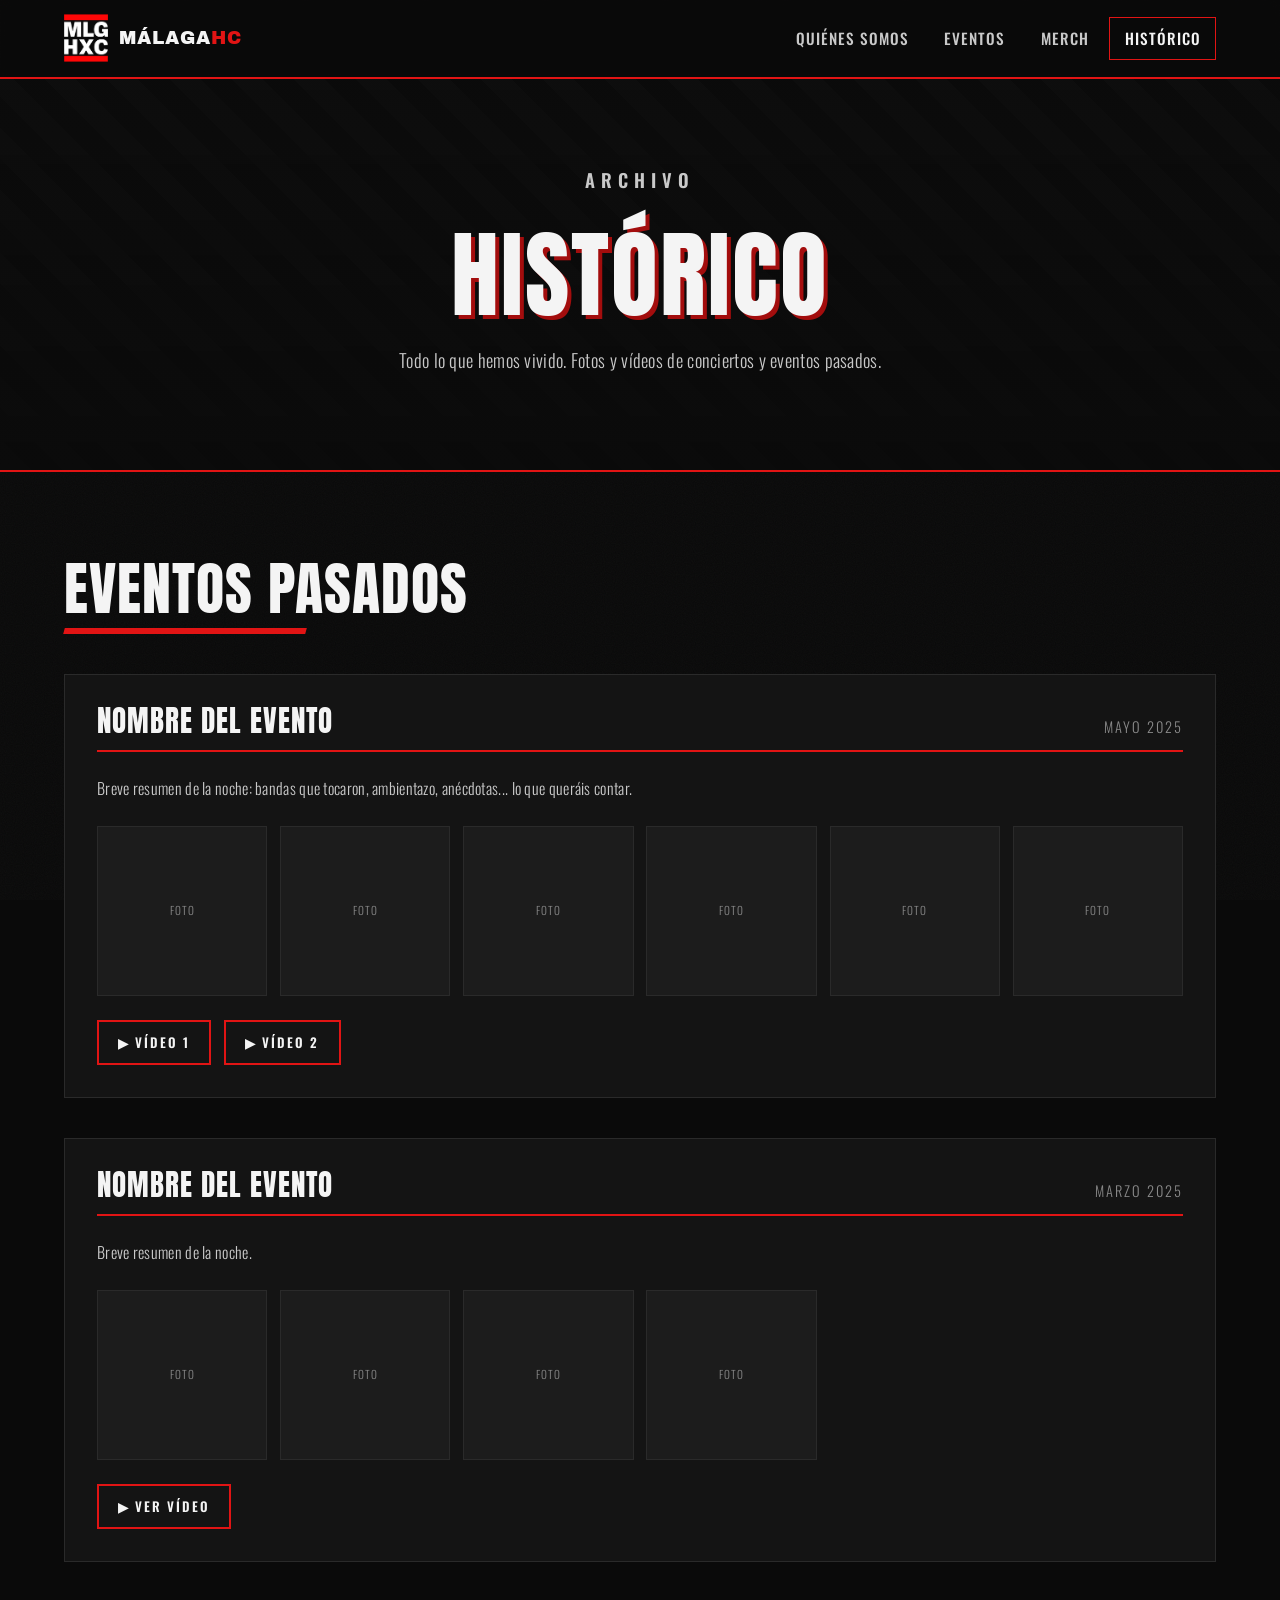
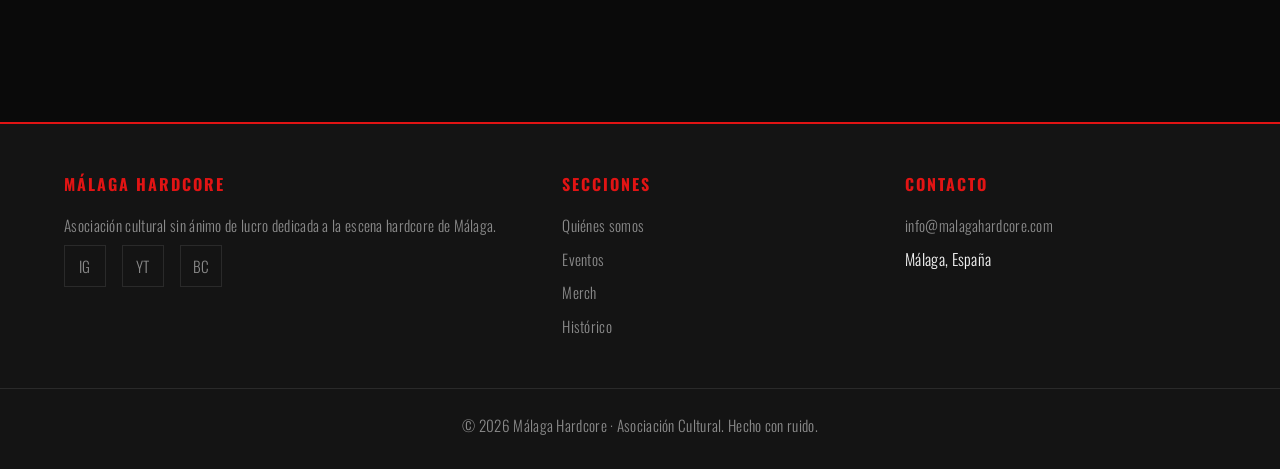
<file: malaga-hardcore 3/historico.html>
<!DOCTYPE html>
<html lang="es">
<head>
  <meta charset="UTF-8">
  <meta name="viewport" content="width=device-width, initial-scale=1.0">
  <title>Histórico — Málaga Hardcore</title>
  <meta name="description" content="Archivo de eventos pasados de Málaga Hardcore: fotos y vídeos de conciertos anteriores.">
  <link rel="stylesheet" href="css/style.css">
  <link rel="icon" type="image/png" href="img/logo.png">
</head>
<body>

  <!-- ================= CABECERA ================= -->
  <header class="cabecera">
    <div class="contenedor">
      <a href="index.html" class="logo"><img src="img/logo-white.png" alt="Málaga Hardcore"><span class="logo__txt">MÁLAGA<span class="acento">HC</span></span></a>
      <button class="nav-toggle" aria-label="Abrir menú">&#9776;</button>
      <nav class="nav">
        <a href="index.html">Quiénes somos</a>
        <a href="eventos.html">Eventos</a>
        <a href="merch.html">Merch</a>
        <a href="historico.html" class="activo">Histórico</a>
      </nav>
    </div>
  </header>

  <!-- ================= CABECERA DE PÁGINA ================= -->
  <section class="hero" style="min-height:42vh;">
    <div class="hero__contenido">
      <p class="hero__kicker">Archivo</p>
      <h1 style="font-size:clamp(2.5rem,10vw,6rem);">Histórico</h1>
      <p>Todo lo que hemos vivido. Fotos y vídeos de conciertos y eventos pasados.</p>
    </div>
  </section>

  <!-- ================= EVENTOS PASADOS ================= -->
  <section class="seccion">
    <div class="contenedor">
      <h2 class="titulo-seccion">Eventos pasados</h2>

      <!-- ===== EVENTO PASADO (duplica este bloque por cada evento) ===== -->
      <article class="historico-item">
        <div class="historico-item__cab">
          <h3>Nombre del evento</h3>
          <span class="fecha">Mayo 2025</span>
        </div>
        <p>Breve resumen de la noche: bandas que tocaron, ambientazo, anécdotas... lo que queráis contar.</p>

        <div class="galeria">
          <!-- Reemplaza cada .foto por: <div class="foto"><img src="img/historico/evento1-1.jpg" alt=""></div> -->
          <div class="foto">FOTO</div>
          <div class="foto">FOTO</div>
          <div class="foto">FOTO</div>
          <div class="foto">FOTO</div>
          <div class="foto">FOTO</div>
          <div class="foto">FOTO</div>
        </div>

        <div class="enlaces-video">
          <!-- Enlaza vídeos de YouTube, Instagram, etc. -->
          <a href="https://youtube.com/ENLACE" target="_blank" rel="noopener" class="btn btn--sm btn--ghost">▶ Vídeo 1</a>
          <a href="https://youtube.com/ENLACE" target="_blank" rel="noopener" class="btn btn--sm btn--ghost">▶ Vídeo 2</a>
        </div>
      </article>

      <!-- ===== EVENTO PASADO ===== -->
      <article class="historico-item">
        <div class="historico-item__cab">
          <h3>Nombre del evento</h3>
          <span class="fecha">Marzo 2025</span>
        </div>
        <p>Breve resumen de la noche.</p>

        <div class="galeria">
          <div class="foto">FOTO</div>
          <div class="foto">FOTO</div>
          <div class="foto">FOTO</div>
          <div class="foto">FOTO</div>
        </div>

        <div class="enlaces-video">
          <a href="https://youtube.com/ENLACE" target="_blank" rel="noopener" class="btn btn--sm btn--ghost">▶ Ver vídeo</a>
        </div>
      </article>

    </div>
  </section>

  <!-- ================= PIE ================= -->
  <footer class="pie">
    <div class="contenedor">
      <div>
        <h4>Málaga Hardcore</h4>
        <p>Asociación cultural sin ánimo de lucro dedicada a la escena hardcore de Málaga.</p>
        <div class="redes">
          <a href="#" aria-label="Instagram">IG</a>
          <a href="#" aria-label="YouTube">YT</a>
          <a href="#" aria-label="Bandcamp">BC</a>
        </div>
      </div>
      <div>
        <h4>Secciones</h4>
        <ul>
          <li><a href="index.html">Quiénes somos</a></li>
          <li><a href="eventos.html">Eventos</a></li>
          <li><a href="merch.html">Merch</a></li>
          <li><a href="historico.html">Histórico</a></li>
        </ul>
      </div>
      <div>
        <h4>Contacto</h4>
        <ul>
          <li><a href="mailto:info@malagahardcore.com">info@malagahardcore.com</a></li>
          <li>Málaga, España</li>
        </ul>
      </div>
    </div>
    <p class="copyright">© <span id="anio"></span> Málaga Hardcore · Asociación Cultural. Hecho con ruido.</p>
  </footer>

  <script>
    document.querySelector('.nav-toggle').addEventListener('click', function () {
      document.querySelector('.nav').classList.toggle('abierto');
    });
    document.getElementById('anio').textContent = new Date().getFullYear();
  </script>
</body>
</html>
</file>
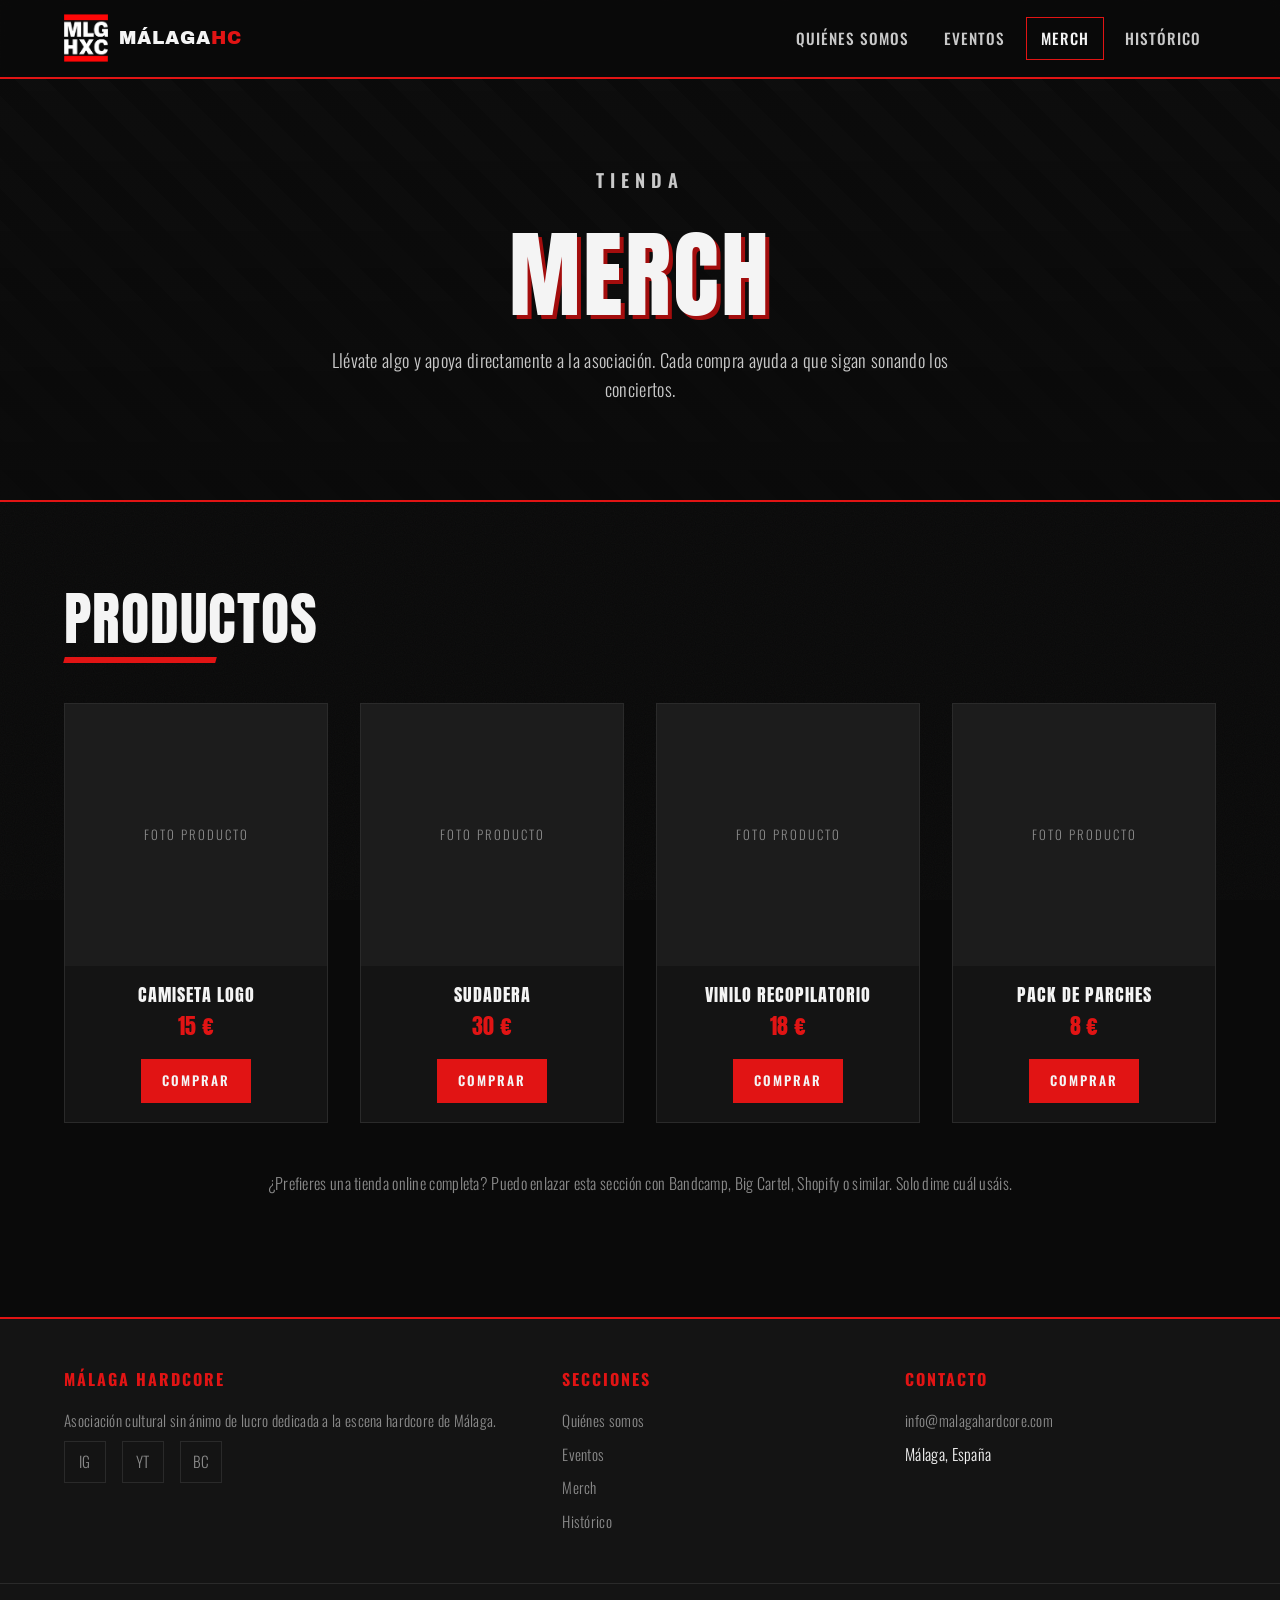
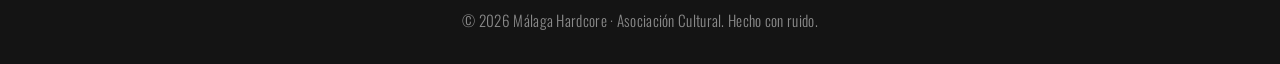
<file: malaga-hardcore 3/merch.html>
<!DOCTYPE html>
<html lang="es">
<head>
  <meta charset="UTF-8">
  <meta name="viewport" content="width=device-width, initial-scale=1.0">
  <title>Merch — Málaga Hardcore</title>
  <meta name="description" content="Merchandising de Málaga Hardcore: camisetas, discos y más. Apoya la escena.">
  <link rel="stylesheet" href="css/style.css">
  <link rel="icon" type="image/png" href="img/logo.png">
</head>
<body>

  <!-- ================= CABECERA ================= -->
  <header class="cabecera">
    <div class="contenedor">
      <a href="index.html" class="logo"><img src="img/logo-white.png" alt="Málaga Hardcore"><span class="logo__txt">MÁLAGA<span class="acento">HC</span></span></a>
      <button class="nav-toggle" aria-label="Abrir menú">&#9776;</button>
      <nav class="nav">
        <a href="index.html">Quiénes somos</a>
        <a href="eventos.html">Eventos</a>
        <a href="merch.html" class="activo">Merch</a>
        <a href="historico.html">Histórico</a>
      </nav>
    </div>
  </header>

  <!-- ================= CABECERA DE PÁGINA ================= -->
  <section class="hero" style="min-height:42vh;">
    <div class="hero__contenido">
      <p class="hero__kicker">Tienda</p>
      <h1 style="font-size:clamp(2.5rem,10vw,6rem);">Merch</h1>
      <p>Llévate algo y apoya directamente a la asociación. Cada compra ayuda a que sigan sonando los conciertos.</p>
    </div>
  </section>

  <!-- ================= PRODUCTOS ================= -->
  <section class="seccion">
    <div class="contenedor">
      <h2 class="titulo-seccion">Productos</h2>
      <div class="grid-merch">

        <!-- ===== PRODUCTO (duplica este bloque por cada producto) ===== -->
        <article class="producto">
          <div class="producto__img">
            <!-- <img src="img/merch-camiseta.jpg" alt="Camiseta Málaga Hardcore"> -->
            FOTO PRODUCTO
          </div>
          <div class="producto__cuerpo">
            <h3>Camiseta Logo</h3>
            <div class="producto__precio">15 €</div>
            <a href="https://ENLACE-DE-COMPRA.com" target="_blank" rel="noopener" class="btn btn--sm">Comprar</a>
          </div>
        </article>

        <!-- ===== PRODUCTO ===== -->
        <article class="producto">
          <div class="producto__img">FOTO PRODUCTO</div>
          <div class="producto__cuerpo">
            <h3>Sudadera</h3>
            <div class="producto__precio">30 €</div>
            <a href="https://ENLACE-DE-COMPRA.com" target="_blank" rel="noopener" class="btn btn--sm">Comprar</a>
          </div>
        </article>

        <!-- ===== PRODUCTO ===== -->
        <article class="producto">
          <div class="producto__img">FOTO PRODUCTO</div>
          <div class="producto__cuerpo">
            <h3>Vinilo Recopilatorio</h3>
            <div class="producto__precio">18 €</div>
            <a href="https://ENLACE-DE-COMPRA.com" target="_blank" rel="noopener" class="btn btn--sm">Comprar</a>
          </div>
        </article>

        <!-- ===== PRODUCTO ===== -->
        <article class="producto">
          <div class="producto__img">FOTO PRODUCTO</div>
          <div class="producto__cuerpo">
            <h3>Pack de Parches</h3>
            <div class="producto__precio">8 €</div>
            <a href="https://ENLACE-DE-COMPRA.com" target="_blank" rel="noopener" class="btn btn--sm">Comprar</a>
          </div>
        </article>

      </div>

      <p style="text-align:center; color:var(--gris); margin-top:3rem;">
        ¿Prefieres una tienda online completa? Puedo enlazar esta sección con Bandcamp, Big Cartel,
        Shopify o similar. Solo dime cuál usáis.
      </p>
    </div>
  </section>

  <!-- ================= PIE ================= -->
  <footer class="pie">
    <div class="contenedor">
      <div>
        <h4>Málaga Hardcore</h4>
        <p>Asociación cultural sin ánimo de lucro dedicada a la escena hardcore de Málaga.</p>
        <div class="redes">
          <a href="#" aria-label="Instagram">IG</a>
          <a href="#" aria-label="YouTube">YT</a>
          <a href="#" aria-label="Bandcamp">BC</a>
        </div>
      </div>
      <div>
        <h4>Secciones</h4>
        <ul>
          <li><a href="index.html">Quiénes somos</a></li>
          <li><a href="eventos.html">Eventos</a></li>
          <li><a href="merch.html">Merch</a></li>
          <li><a href="historico.html">Histórico</a></li>
        </ul>
      </div>
      <div>
        <h4>Contacto</h4>
        <ul>
          <li><a href="mailto:info@malagahardcore.com">info@malagahardcore.com</a></li>
          <li>Málaga, España</li>
        </ul>
      </div>
    </div>
    <p class="copyright">© <span id="anio"></span> Málaga Hardcore · Asociación Cultural. Hecho con ruido.</p>
  </footer>

  <script>
    document.querySelector('.nav-toggle').addEventListener('click', function () {
      document.querySelector('.nav').classList.toggle('abierto');
    });
    document.getElementById('anio').textContent = new Date().getFullYear();
  </script>
</body>
</html>
</file>
<file: style.css>
/* =========================================================
   MÁLAGA HARDCORE — hoja de estilos compartida
   Estética: oscura, punk / cartel de concierto
   ========================================================= */

/* ---- Fuentes ---- */
@import url('https://fonts.googleapis.com/css2?family=Anton&family=Oswald:wght@300;400;500;600;700&family=Archivo+Black&display=swap');

/* ---- Variables de color (cámbialas para reajustar la paleta) ---- */
:root {
  --negro:        #0a0a0a;
  --negro-2:      #141414;
  --negro-3:      #1c1c1c;
  --gris:         #8a8a8a;
  --gris-claro:   #c9c9c9;
  --blanco:       #f4f4f4;
  --rojo:         #e11414;   /* acento principal */
  --rojo-osc:     #a30d0d;
  --borde:        #2a2a2a;
  --max:          1160px;
}

/* ---- Reset básico ---- */
* { margin: 0; padding: 0; box-sizing: border-box; }

html { scroll-behavior: smooth; }

body {
  background: var(--negro);
  color: var(--blanco);
  font-family: 'Oswald', 'Arial Narrow', sans-serif;
  font-weight: 300;
  line-height: 1.6;
  letter-spacing: .3px;
  -webkit-font-smoothing: antialiased;
  overflow-x: hidden;
}

/* textura de ruido/grano sutil de fondo */
body::before {
  content: "";
  position: fixed;
  inset: 0;
  pointer-events: none;
  opacity: .035;
  z-index: 0;
  background-image: url("data:image/svg+xml,%3Csvg xmlns='http://www.w3.org/2000/svg' width='120' height='120'%3E%3Cfilter id='n'%3E%3CfeTurbulence type='fractalNoise' baseFrequency='0.9' numOctaves='2'/%3E%3C/filter%3E%3Crect width='100%25' height='100%25' filter='url(%23n)'/%3E%3C/svg%3E");
}

a { color: inherit; text-decoration: none; }

img { max-width: 100%; display: block; }

.contenedor { width: 90%; max-width: var(--max); margin: 0 auto; }

section { position: relative; z-index: 1; }

/* ---- Tipografía de titulares ---- */
h1, h2, h3 { font-family: 'Anton', 'Oswald', sans-serif; font-weight: 400; text-transform: uppercase; line-height: 1; letter-spacing: 1px; }

h2.titulo-seccion {
  font-size: clamp(2rem, 6vw, 3.6rem);
  margin-bottom: 2.5rem;
  position: relative;
  display: inline-block;
}
h2.titulo-seccion::after {
  content: "";
  display: block;
  width: 60%;
  height: 6px;
  background: var(--rojo);
  margin-top: .6rem;
  transform: skewX(-15deg);
}

.seccion { padding: 5.5rem 0; }
.seccion--alt { background: var(--negro-2); border-top: 1px solid var(--borde); border-bottom: 1px solid var(--borde); }

/* =========================================================
   CABECERA / NAVEGACIÓN
   ========================================================= */
.cabecera {
  position: sticky;
  top: 0;
  z-index: 50;
  background: rgba(10,10,10,.92);
  backdrop-filter: blur(6px);
  border-bottom: 2px solid var(--rojo);
}
.cabecera .contenedor {
  display: flex;
  align-items: center;
  justify-content: space-between;
  padding: .9rem 0;
}
.logo {
  display: flex;
  align-items: center;
  gap: .7rem;
  font-family: 'Archivo Black', sans-serif;
  font-size: 1.35rem;
  text-transform: uppercase;
  letter-spacing: 1px;
  line-height: 1;
}
.logo img { height: 48px; width: auto; display: block; }
.logo__txt { font-family: 'Archivo Black', sans-serif; font-size: 1.15rem; letter-spacing: 1px; line-height: 1; }
.logo .acento { color: var(--rojo); }

/* logo grande en el hero de inicio */
.hero__logo { height: 190px; width: auto; margin: 0 auto 1.6rem; display: block; }

.nav { display: flex; gap: .3rem; }
.nav a {
  font-family: 'Oswald', sans-serif;
  font-weight: 500;
  text-transform: uppercase;
  font-size: .95rem;
  letter-spacing: 1px;
  padding: .5rem .9rem;
  color: var(--gris-claro);
  transition: color .2s, background .2s;
  border: 1px solid transparent;
}
.nav a:hover { color: var(--blanco); }
.nav a.activo { color: var(--blanco); border-color: var(--rojo); }

/* selector de idioma ES | EN */
.idioma {
  display: flex; margin-left: 1rem;
  border: 1px solid var(--borde);
  font-family: 'Oswald', sans-serif; font-weight: 500;
  font-size: .78rem; letter-spacing: 1px; line-height: 1;
}
.idioma a, .idioma span { padding: .45rem .55rem; }
.idioma a { color: var(--gris); transition: color .2s; }
.idioma a:hover { color: var(--blanco); }
.idioma .activo { background: var(--rojo); color: #fff; }

/* botón menú móvil */
.nav-toggle {
  display: none;
  background: none;
  border: 1px solid var(--borde);
  color: var(--blanco);
  font-size: 1.4rem;
  padding: .2rem .6rem;
  cursor: pointer;
}

/* =========================================================
   HERO
   ========================================================= */
.hero {
  position: relative;
  min-height: 78vh;
  display: flex;
  align-items: center;
  justify-content: center;
  text-align: center;
  padding: 4rem 1rem;
  background:
    linear-gradient(rgba(10,10,10,.55), rgba(10,10,10,.9)),
    repeating-linear-gradient(45deg, #111 0 22px, #0c0c0c 22px 44px);
  border-bottom: 2px solid var(--rojo);
  overflow: hidden;
}
.hero__contenido { position: relative; z-index: 2; max-width: 900px; }
.hero__kicker {
  font-family: 'Oswald', sans-serif;
  font-weight: 600;
  text-transform: uppercase;
  letter-spacing: 6px;
  color: var(--rojo);
  font-size: .9rem;
  margin-bottom: 1rem;
}
.hero h1 {
  font-size: clamp(3rem, 12vw, 8rem);
  letter-spacing: 2px;
  text-shadow: 4px 4px 0 var(--rojo-osc);
}
.hero p {
  margin: 1.4rem auto 2rem;
  max-width: 620px;
  font-size: 1.15rem;
  color: var(--gris-claro);
}

/* =========================================================
   BOTONES
   ========================================================= */
.btn {
  display: inline-block;
  font-family: 'Oswald', sans-serif;
  font-weight: 600;
  text-transform: uppercase;
  letter-spacing: 2px;
  font-size: .95rem;
  padding: .85rem 1.8rem;
  border: 2px solid var(--rojo);
  color: var(--blanco);
  background: var(--rojo);
  cursor: pointer;
  transition: transform .12s, background .2s, color .2s;
}
.btn:hover { background: transparent; color: var(--rojo); transform: translateY(-2px); }
.btn--ghost { background: transparent; color: var(--blanco); }
.btn--ghost:hover { background: var(--rojo); color: var(--blanco); }
.btn--sm { padding: .6rem 1.2rem; font-size: .82rem; }

/* =========================================================
   QUIÉNES SOMOS
   ========================================================= */
.about {
  display: grid;
  grid-template-columns: 1fr 1fr;
  gap: 3rem;
  align-items: center;
}
.about p { margin-bottom: 1.1rem; color: var(--gris-claro); font-size: 1.05rem; }
.about__img {
  aspect-ratio: 16/10;
  background: var(--negro-3);
  border: 1px solid var(--borde);
  display: flex; align-items: center; justify-content: center;
  color: var(--gris);
  font-family: 'Oswald', sans-serif;
  text-transform: uppercase; letter-spacing: 2px; font-size: .85rem;
  overflow: hidden;
}
.about__img img { width: 100%; height: 100%; object-fit: cover; }

/* cómo empezó: mural a un lado, texto y carteles pequeños al otro */
.origen {
  display: grid; grid-template-columns: 1fr 1fr; gap: 3rem;
  align-items: center;
  margin-top: 5rem; padding-top: 4rem; border-top: 1px solid var(--borde);
}
.origen__mural { border: 1px solid var(--borde); overflow: hidden; }
.origen__mural figcaption {
  padding: .5rem .8rem; background: var(--negro-2);
  font-family: 'Oswald', sans-serif; text-transform: uppercase; letter-spacing: 1px;
  font-size: .75rem; color: var(--gris);
}
.origen__mural figcaption a { color: var(--gris-claro); transition: color .2s; }
.origen__mural figcaption a:hover { color: var(--rojo); }
.galeria-mini { position: relative; aspect-ratio: 16/10; background: var(--negro-3); }
.galeria-mini img {
  position: absolute; inset: 0; width: 100%; height: 100%;
  object-fit: cover; object-position: center 62%;
  opacity: 0; transition: opacity .4s;
}
.galeria-mini img.activa { opacity: 1; }
.galeria-mini__btn {
  position: absolute; top: 50%; transform: translateY(-50%); z-index: 1;
  width: 38px; height: 38px; border-radius: 50%;
  background: rgba(10,10,10,.6); color: var(--blanco);
  border: 1px solid rgba(255,255,255,.25);
  font-size: 1.5rem; line-height: 1; cursor: pointer;
  transition: background .2s, border-color .2s;
}
.galeria-mini__btn:hover { background: var(--rojo); border-color: var(--rojo); }
.galeria-mini__btn--prev { left: .7rem; }
.galeria-mini__btn--next { right: .7rem; }
.origen__texto h3 { font-size: clamp(1.5rem, 3vw, 2rem); margin-bottom: 1rem; }
.origen__texto p { margin-bottom: 1.1rem; color: var(--gris-claro); font-size: 1.05rem; }
.origen__texto p a { color: var(--blanco); border-bottom: 1px solid var(--rojo); }
.origen__texto p a:hover { color: var(--rojo); }
.origen__carteles { display: flex; gap: .9rem; margin-top: 1.6rem; }
.origen__cartel { width: 96px; transition: transform .12s; }
.origen__cartel:hover { transform: translateY(-3px); }
.origen__cartel img { width: 100%; aspect-ratio: 3/4; object-fit: cover; border: 1px solid var(--borde); transition: border-color .2s; }
.origen__cartel:hover img { border-color: var(--rojo); }
.origen__cartel span {
  display: block; margin-top: .4rem;
  font-family: 'Oswald', sans-serif; font-weight: 500;
  text-transform: uppercase; letter-spacing: 1px; font-size: .7rem; color: var(--gris);
}

/* fila de accesos rápidos */
.accesos {
  display: grid;
  grid-template-columns: repeat(auto-fit, minmax(220px, 1fr));
  gap: 1.5rem;
  margin-top: 1rem;
}
.acceso {
  border: 1px solid var(--borde);
  background: var(--negro-2);
  padding: 2rem 1.5rem;
  transition: border-color .2s, transform .12s;
}
.acceso:hover { border-color: var(--rojo); transform: translateY(-4px); }
.acceso h3 { font-size: 1.5rem; margin-bottom: .6rem; }
.acceso p { color: var(--gris); font-size: .95rem; margin-bottom: 1rem; }

/* =========================================================
   TARJETAS DE EVENTOS (cartel)
   ========================================================= */
.grid-eventos {
  display: grid;
  grid-template-columns: repeat(auto-fill, minmax(300px, 1fr));
  gap: 2rem;
}
.evento {
  background: var(--negro-2);
  border: 1px solid var(--borde);
  display: flex;
  flex-direction: column;
  transition: border-color .2s, transform .12s;
}
.evento:hover { border-color: var(--rojo); transform: translateY(-4px); }
.evento__cartel {
  position: relative;
  aspect-ratio: 3/4;
  background: var(--negro-3);
  display: flex; align-items: center; justify-content: center;
  color: var(--gris);
  font-family: 'Oswald', sans-serif; text-transform: uppercase; letter-spacing: 2px; font-size: .8rem;
  overflow: hidden;
}
.evento__cartel img { width: 100%; height: 100%; object-fit: cover; }
.evento__fecha {
  position: absolute;
  top: 0; left: 0;
  background: var(--rojo);
  color: #fff;
  font-family: 'Anton', sans-serif;
  padding: .5rem .8rem;
  text-align: center;
  line-height: 1;
}
.evento__fecha .dia { display: block; font-size: 1.7rem; }
.evento__fecha .mes { display: block; font-size: .8rem; letter-spacing: 2px; }
.evento__cuerpo { padding: 1.4rem; display: flex; flex-direction: column; gap: .5rem; flex: 1; }
.evento__cuerpo h3 { font-size: 1.5rem; }
.evento__meta { color: var(--gris); font-size: .92rem; text-transform: uppercase; letter-spacing: 1px; }
.evento__cuerpo .btn { margin-top: auto; text-align: center; }
.agotado { opacity: .55; }
.agotado .evento__fecha { background: #555; }

/* =========================================================
   MERCH
   ========================================================= */
.grid-merch {
  display: grid;
  grid-template-columns: repeat(auto-fill, minmax(240px, 1fr));
  gap: 2rem;
}
.producto {
  background: var(--negro-2);
  border: 1px solid var(--borde);
  transition: border-color .2s, transform .12s;
}
.producto:hover { border-color: var(--rojo); transform: translateY(-4px); }
.producto__img {
  aspect-ratio: 1;
  background: var(--negro-3);
  display: flex; align-items: center; justify-content: center;
  color: var(--gris); font-family: 'Oswald', sans-serif;
  text-transform: uppercase; letter-spacing: 2px; font-size: .8rem;
  overflow: hidden;
}
.producto__img img { width: 100%; height: 100%; object-fit: cover; }
.producto__cuerpo { padding: 1.2rem; text-align: center; }
.producto__cuerpo h3 { font-size: 1.15rem; margin-bottom: .3rem; }
.producto__precio { color: var(--rojo); font-family: 'Anton', sans-serif; font-size: 1.4rem; margin-bottom: .9rem; }

/* =========================================================
   HISTÓRICO
   ========================================================= */
.historico-item {
  border: 1px solid var(--borde);
  background: var(--negro-2);
  padding: 2rem;
  margin-bottom: 2.5rem;
}
.historico-item__cab {
  display: flex;
  align-items: baseline;
  justify-content: space-between;
  flex-wrap: wrap;
  gap: .5rem;
  border-bottom: 2px solid var(--rojo);
  padding-bottom: .8rem;
  margin-bottom: 1.5rem;
}
.historico-item__cab h3 { font-size: 1.8rem; }
.historico-item__cab .fecha { color: var(--gris); text-transform: uppercase; letter-spacing: 2px; font-size: .9rem; }
.historico-item p { color: var(--gris-claro); margin-bottom: 1.5rem; }
.galeria {
  display: grid;
  grid-template-columns: repeat(auto-fill, minmax(150px, 1fr));
  gap: .8rem;
  margin-bottom: 1.5rem;
}
.galeria .foto {
  aspect-ratio: 1;
  background: var(--negro-3);
  border: 1px solid var(--borde);
  display: flex; align-items: center; justify-content: center;
  color: var(--gris); font-size: .7rem; text-transform: uppercase; letter-spacing: 1px;
  overflow: hidden;
}
.galeria .foto img { width: 100%; height: 100%; object-fit: cover; transition: transform .3s; }
.galeria .foto:hover img { transform: scale(1.08); }
.enlaces-video { display: flex; flex-wrap: wrap; gap: .8rem; }

/* =========================================================
   PIE
   ========================================================= */
.pie {
  background: var(--negro-2);
  border-top: 2px solid var(--rojo);
  padding: 3rem 0 2rem;
  margin-top: 2rem;
}
.pie .contenedor { display: grid; grid-template-columns: 1.5fr 1fr 1fr; gap: 2rem; }
.pie h4 { font-family: 'Oswald', sans-serif; text-transform: uppercase; letter-spacing: 2px; font-size: 1rem; margin-bottom: 1rem; color: var(--rojo); }
.pie p, .pie a { color: var(--gris); font-size: .95rem; }
.pie a:hover { color: var(--blanco); }
.pie ul { list-style: none; }
.pie li { margin-bottom: .5rem; }
.redes { display: flex; gap: 1rem; margin-top: .5rem; }
.redes a {
  border: 1px solid var(--borde);
  width: 42px; height: 42px;
  display: flex; align-items: center; justify-content: center;
  transition: border-color .2s, color .2s;
}
.redes a:hover { border-color: var(--rojo); color: var(--rojo); }
.copyright {
  text-align: center;
  color: var(--gris);
  font-size: .85rem;
  margin-top: 2.5rem;
  padding-top: 1.5rem;
  border-top: 1px solid var(--borde);
}

/* =========================================================
   RESPONSIVE
   ========================================================= */
@media (max-width: 820px) {
  .nav {
    position: absolute;
    top: 100%; left: 0; right: 0;
    flex-direction: column;
    background: var(--negro-2);
    border-bottom: 2px solid var(--rojo);
    padding: .5rem 0;
    display: none;
  }
  .nav.abierto { display: flex; }
  .nav a { padding: .9rem 1.2rem; border-bottom: 1px solid var(--borde); }
  .nav-toggle { display: block; }
  .idioma { margin-left: auto; margin-right: .7rem; }
  .nav-toggle { order: 3; }
  .about { grid-template-columns: 1fr; }
  .origen { grid-template-columns: 1fr; gap: 2rem; }
  .accesos { grid-template-columns: 1fr; }
  .pie .contenedor { grid-template-columns: 1fr; }
}

/* =========================================================
   DIRECTORIO DE BANDAS
   ========================================================= */
.directorio-intro { color: var(--gris-claro); margin-bottom: 2rem; font-size: 1.05rem; }
.directorio-lista {
  font-family: 'Oswald', sans-serif;
  font-size: clamp(1.4rem, 3.2vw, 2.1rem);
  line-height: 1.9;
  letter-spacing: .5px;
  margin-bottom: 3rem;
}
.banda-nombre {
  cursor: pointer;
  color: var(--rojo);
  font-weight: 700;
  text-transform: uppercase;
  transition: color .15s;
  white-space: nowrap;
}
.banda-nombre:hover { color: var(--blanco); }
.banda-nombre.activa { color: var(--blanco); text-decoration: underline; text-decoration-color: var(--rojo); text-underline-offset: 5px; }
.sep { color: var(--gris); margin: 0 .5rem; user-select: none; }

.banda-detalle {
  border: 1px solid var(--borde);
  background: var(--negro-2);
  border-left: 6px solid var(--rojo);
  padding: 2.6rem;
  display: grid;
  grid-template-columns: 340px 1fr;
  gap: 2.6rem;
  align-items: start;
  scroll-margin-top: 90px;
}
.banda-detalle .banda-foto {
  aspect-ratio: 1;
  background: var(--negro-3);
  border: 1px solid var(--borde);
  display: flex; align-items: center; justify-content: center;
  overflow: hidden;
}
.banda-detalle .banda-foto img { width: 100%; height: 100%; object-fit: cover; }
.banda-detalle .banda-foto .sinfoto {
  color: var(--gris); font-family: 'Oswald', sans-serif;
  text-transform: uppercase; letter-spacing: 2px; font-size: .8rem; text-align: center;
}
.banda-detalle h3 { font-size: clamp(2.1rem, 4.5vw, 3.1rem); margin-bottom: .5rem; }
.banda-genero {
  display: inline-block;
  color: var(--rojo);
  font-family: 'Oswald', sans-serif;
  text-transform: uppercase; letter-spacing: 2px; font-size: 1.05rem;
  margin-bottom: 1.7rem;
}
.banda-enlaces { display: flex; flex-wrap: wrap; gap: .8rem; }
.banda-vacio { color: var(--gris); }

@media (max-width: 680px) {
  .banda-detalle { grid-template-columns: 1fr; }
  .banda-detalle .banda-foto { max-width: 260px; margin: 0 auto; }
}

/* =========================================================
   HISTÓRICO — eventos clicables
   ========================================================= */
.evento--click { cursor: pointer; }
.evento--click .evento__cuerpo { flex: 1; }
.evento.activa { border-color: var(--rojo); }
.evento.activa .evento__fecha { background: var(--rojo); }

.evento-detalle {
  border: 1px solid var(--borde);
  border-left: 5px solid var(--rojo);
  background: var(--negro-2);
  padding: 2rem;
  margin-top: 2.5rem;
  display: grid;
  grid-template-columns: 340px 1fr;
  gap: 2.2rem;
  align-items: start;
  scroll-margin-top: 90px;
}
.evento-detalle__cartel img { width: 100%; border: 1px solid var(--borde); }
.evento-detalle__info h3 { font-size: clamp(1.7rem, 4vw, 2.5rem); margin-bottom: .5rem; }
.evento-detalle__meta {
  display: inline-block; color: var(--rojo);
  font-family: 'Oswald', sans-serif; text-transform: uppercase;
  letter-spacing: 1.5px; font-size: .95rem; margin-bottom: 1.6rem;
}
.galeria-titulo {
  font-family: 'Oswald', sans-serif; text-transform: uppercase; letter-spacing: 2px;
  font-size: 1rem; color: var(--gris-claro); margin: 1.4rem 0 .9rem;
  border-top: 1px solid var(--borde); padding-top: 1.2rem;
}
@media (max-width: 720px) {
  .evento-detalle { grid-template-columns: 1fr; }
  .evento-detalle__cartel { max-width: 340px; margin: 0 auto; }
}

/* separador de año en el histórico */
.historico-anio {
  font-family: 'Anton', sans-serif;
  font-size: clamp(1.7rem, 5vw, 2.8rem);
  color: var(--rojo);
  letter-spacing: 2px;
  margin: 3rem 0 1.6rem;
  display: flex;
  align-items: center;
  gap: 1.2rem;
}
.historico-anio::after { content: ""; flex: 1; height: 2px; background: var(--borde); }
.historico-anio:first-child { margin-top: 0; }

/* =========================================================
   FORMULARIO "SÚMATE" (directorio de bandas)
   ========================================================= */
.sumate {
  border: 1px solid var(--borde);
  background: var(--negro-2);
  margin-top: 3.5rem;
}
.sumate summary {
  cursor: pointer;
  list-style: none;
  padding: 1.3rem 1.6rem;
  font-family: 'Oswald', sans-serif;
  text-transform: uppercase;
  letter-spacing: 1px;
  font-weight: 600;
  color: var(--gris-claro);
  display: flex;
  align-items: center;
  justify-content: space-between;
  gap: 1rem;
  transition: color .2s;
}
.sumate summary::-webkit-details-marker { display: none; }
.sumate summary .acento { color: var(--rojo); }
.sumate summary::after { content: "+"; color: var(--rojo); font-family: 'Anton', sans-serif; font-size: 1.7rem; line-height: 1; }
.sumate[open] summary::after { content: "\2013"; }
.sumate summary:hover { color: var(--blanco); }
.form-banda {
  padding: .4rem 1.6rem 1.9rem;
  display: grid;
  gap: 1.1rem;
  max-width: 560px;
  border-top: 1px solid var(--borde);
}
.form-banda label {
  display: flex; flex-direction: column; gap: .4rem;
  font-family: 'Oswald', sans-serif; text-transform: uppercase;
  letter-spacing: 1px; font-size: .8rem; color: var(--gris-claro);
}
.form-banda input {
  background: var(--negro-3);
  border: 1px solid var(--borde);
  color: var(--blanco);
  padding: .7rem .8rem;
  font-family: 'Oswald', sans-serif;
  font-size: 1rem;
}
.form-banda input:focus { outline: none; border-color: var(--rojo); }
.form-banda .btn { justify-self: start; margin-top: .4rem; border: 0; }
.form-nota { font-size: .82rem; color: var(--gris); text-transform: none; letter-spacing: 0; }

/* iconos de redes en el pie */
.redes a svg { display: block; }

/* =========================================================
   PORTADA — carrusel de carteles de fondo
   ========================================================= */
.hero--carrusel { background: var(--negro); }
.hero__carrusel {
  position: absolute; inset: 0; z-index: 0;
  display: flex; align-items: center;
  overflow: hidden;
}
/* capa oscura para que se lea el logo y el texto */
.hero--carrusel::after {
  content: ""; position: absolute; inset: 0; z-index: 1; pointer-events: none;
  background:
    radial-gradient(ellipse 60% 70% at center, rgba(10,10,10,.88) 0%, rgba(10,10,10,.6) 70%, rgba(10,10,10,.35) 100%),
    linear-gradient(rgba(10,10,10,.5), rgba(10,10,10,.2) 30%, rgba(10,10,10,.2) 70%, rgba(10,10,10,.8));
}
.hero__pista {
  display: flex; gap: 1.2rem; width: max-content;
  animation: hero-desliza 60s linear infinite;
}
.hero--carrusel.pausado .hero__pista { animation-play-state: paused; }

/* botón discreto de pausa, abajo a la derecha */
.hero__pausa {
  position: absolute; right: 1rem; bottom: 1rem; z-index: 3;
  width: 34px; height: 34px;
  background: rgba(10,10,10,.6); color: var(--gris);
  border: 1px solid var(--borde); border-radius: 50%;
  font-size: .75rem; line-height: 1; cursor: pointer;
  opacity: .6; transition: opacity .2s, color .2s, border-color .2s;
}
.hero__pausa:hover, .hero__pausa:focus-visible { opacity: 1; color: var(--blanco); border-color: var(--rojo); }
@keyframes hero-desliza { to { transform: translateX(-50%); } }

.hero__cartel {
  position: relative; flex: 0 0 auto;
  width: clamp(170px, 21vw, 290px); aspect-ratio: 3/4;
  border: 1px solid var(--borde); background: var(--negro-3);
  overflow: hidden;
}
.hero__cartel img { width: 100%; height: 100%; object-fit: cover; filter: grayscale(1); opacity: .45; }
.hero__etiqueta {
  position: absolute; top: 0; left: 0; z-index: 1;
  background: var(--negro-3); color: var(--gris-claro);
  font-family: 'Oswald', sans-serif; font-weight: 500;
  text-transform: uppercase; letter-spacing: 2px; font-size: .7rem;
  padding: .3rem .6rem;
}
/* evento activo: en color, borde y etiqueta rojos */
.hero__cartel--proximo { border: 3px solid var(--rojo); box-shadow: 0 0 40px rgba(225,20,20,.35); }
.hero__cartel--proximo img { filter: none; opacity: 1; }
.hero__cartel--proximo .hero__etiqueta { background: var(--rojo); color: #fff; font-size: .85rem; }

@media (max-width: 680px) {
  .hero__cartel { width: 60vw; }
}
@media (prefers-reduced-motion: reduce) {
  .hero__pista { animation: none; }
}
</file>
<file: malaga-hardcore 3/css/style.css>
/* =========================================================
   MÁLAGA HARDCORE — hoja de estilos compartida
   Estética: oscura, punk / cartel de concierto
   ========================================================= */

/* ---- Fuentes ---- */
@import url('https://fonts.googleapis.com/css2?family=Anton&family=Oswald:wght@300;400;500;600;700&family=Archivo+Black&display=swap');

/* ---- Variables de color (cámbialas para reajustar la paleta) ---- */
:root {
  --negro:        #0a0a0a;
  --negro-2:      #141414;
  --negro-3:      #1c1c1c;
  --gris:         #8a8a8a;
  --gris-claro:   #c9c9c9;
  --blanco:       #f4f4f4;
  --rojo:         #e11414;   /* acento principal */
  --rojo-osc:     #a30d0d;
  --borde:        #2a2a2a;
  --max:          1160px;
}

/* ---- Reset básico ---- */
* { margin: 0; padding: 0; box-sizing: border-box; }

html { scroll-behavior: smooth; }

body {
  background: var(--negro);
  color: var(--blanco);
  font-family: 'Oswald', 'Arial Narrow', sans-serif;
  font-weight: 300;
  line-height: 1.6;
  letter-spacing: .3px;
  -webkit-font-smoothing: antialiased;
  overflow-x: hidden;
}

/* textura de ruido/grano sutil de fondo */
body::before {
  content: "";
  position: fixed;
  inset: 0;
  pointer-events: none;
  opacity: .035;
  z-index: 0;
  background-image: url("data:image/svg+xml,%3Csvg xmlns='http://www.w3.org/2000/svg' width='120' height='120'%3E%3Cfilter id='n'%3E%3CfeTurbulence type='fractalNoise' baseFrequency='0.9' numOctaves='2'/%3E%3C/filter%3E%3Crect width='100%25' height='100%25' filter='url(%23n)'/%3E%3C/svg%3E");
}

a { color: inherit; text-decoration: none; }

img { max-width: 100%; display: block; }

.contenedor { width: 90%; max-width: var(--max); margin: 0 auto; }

section { position: relative; z-index: 1; }

/* ---- Tipografía de titulares ---- */
h1, h2, h3 { font-family: 'Anton', 'Oswald', sans-serif; font-weight: 400; text-transform: uppercase; line-height: 1; letter-spacing: 1px; }

h2.titulo-seccion {
  font-size: clamp(2rem, 6vw, 3.6rem);
  margin-bottom: 2.5rem;
  position: relative;
  display: inline-block;
}
h2.titulo-seccion::after {
  content: "";
  display: block;
  width: 60%;
  height: 6px;
  background: var(--rojo);
  margin-top: .6rem;
  transform: skewX(-15deg);
}

.seccion { padding: 5.5rem 0; }
.seccion--alt { background: var(--negro-2); border-top: 1px solid var(--borde); border-bottom: 1px solid var(--borde); }

/* =========================================================
   CABECERA / NAVEGACIÓN
   ========================================================= */
.cabecera {
  position: sticky;
  top: 0;
  z-index: 50;
  background: rgba(10,10,10,.92);
  backdrop-filter: blur(6px);
  border-bottom: 2px solid var(--rojo);
}
.cabecera .contenedor {
  display: flex;
  align-items: center;
  justify-content: space-between;
  padding: .9rem 0;
}
.logo {
  display: flex;
  align-items: center;
  gap: .7rem;
  font-family: 'Archivo Black', sans-serif;
  font-size: 1.35rem;
  text-transform: uppercase;
  letter-spacing: 1px;
  line-height: 1;
}
.logo img { height: 48px; width: auto; display: block; }
.logo__txt { font-family: 'Archivo Black', sans-serif; font-size: 1.15rem; letter-spacing: 1px; line-height: 1; }
.logo .acento { color: var(--rojo); }

/* logo grande en el hero de inicio */
.hero__logo { height: 190px; width: auto; margin: 0 auto 1.6rem; display: block; }

.nav { display: flex; gap: .3rem; }
.nav a {
  font-family: 'Oswald', sans-serif;
  font-weight: 500;
  text-transform: uppercase;
  font-size: .95rem;
  letter-spacing: 1px;
  padding: .5rem .9rem;
  color: var(--gris-claro);
  transition: color .2s, background .2s;
  border: 1px solid transparent;
}
.nav a:hover { color: var(--blanco); }
.nav a.activo { color: var(--blanco); border-color: var(--rojo); }

/* botón menú móvil */
.nav-toggle {
  display: none;
  background: none;
  border: 1px solid var(--borde);
  color: var(--blanco);
  font-size: 1.4rem;
  padding: .2rem .6rem;
  cursor: pointer;
}

/* =========================================================
   HERO
   ========================================================= */
.hero {
  position: relative;
  min-height: 78vh;
  display: flex;
  align-items: center;
  justify-content: center;
  text-align: center;
  padding: 4rem 1rem;
  background:
    linear-gradient(rgba(10,10,10,.55), rgba(10,10,10,.9)),
    repeating-linear-gradient(45deg, #111 0 22px, #0c0c0c 22px 44px);
  border-bottom: 2px solid var(--rojo);
  overflow: hidden;
}
.hero__contenido { position: relative; z-index: 2; max-width: 900px; }
.hero__kicker {
  font-family: 'Oswald', sans-serif;
  font-weight: 600;
  text-transform: uppercase;
  letter-spacing: 6px;
  color: var(--rojo);
  font-size: .9rem;
  margin-bottom: 1rem;
}
.hero h1 {
  font-size: clamp(3rem, 12vw, 8rem);
  letter-spacing: 2px;
  text-shadow: 4px 4px 0 var(--rojo-osc);
}
.hero p {
  margin: 1.4rem auto 2rem;
  max-width: 620px;
  font-size: 1.15rem;
  color: var(--gris-claro);
}

/* =========================================================
   BOTONES
   ========================================================= */
.btn {
  display: inline-block;
  font-family: 'Oswald', sans-serif;
  font-weight: 600;
  text-transform: uppercase;
  letter-spacing: 2px;
  font-size: .95rem;
  padding: .85rem 1.8rem;
  border: 2px solid var(--rojo);
  color: var(--blanco);
  background: var(--rojo);
  cursor: pointer;
  transition: transform .12s, background .2s, color .2s;
}
.btn:hover { background: transparent; color: var(--rojo); transform: translateY(-2px); }
.btn--ghost { background: transparent; color: var(--blanco); }
.btn--ghost:hover { background: var(--rojo); color: var(--blanco); }
.btn--sm { padding: .6rem 1.2rem; font-size: .82rem; }

/* =========================================================
   QUIÉNES SOMOS
   ========================================================= */
.about {
  display: grid;
  grid-template-columns: 1.2fr 1fr;
  gap: 3rem;
  align-items: center;
}
.about p { margin-bottom: 1.1rem; color: var(--gris-claro); font-size: 1.05rem; }
.about__img {
  aspect-ratio: 4/5;
  background: var(--negro-3);
  border: 1px solid var(--borde);
  display: flex; align-items: center; justify-content: center;
  color: var(--gris);
  font-family: 'Oswald', sans-serif;
  text-transform: uppercase; letter-spacing: 2px; font-size: .85rem;
  overflow: hidden;
}
.about__img img { width: 100%; height: 100%; object-fit: cover; }

/* fila de accesos rápidos */
.accesos {
  display: grid;
  grid-template-columns: repeat(3, 1fr);
  gap: 1.5rem;
  margin-top: 1rem;
}
.acceso {
  border: 1px solid var(--borde);
  background: var(--negro-2);
  padding: 2rem 1.5rem;
  transition: border-color .2s, transform .12s;
}
.acceso:hover { border-color: var(--rojo); transform: translateY(-4px); }
.acceso h3 { font-size: 1.5rem; margin-bottom: .6rem; }
.acceso p { color: var(--gris); font-size: .95rem; margin-bottom: 1rem; }

/* =========================================================
   TARJETAS DE EVENTOS (cartel)
   ========================================================= */
.grid-eventos {
  display: grid;
  grid-template-columns: repeat(auto-fill, minmax(300px, 1fr));
  gap: 2rem;
}
.evento {
  background: var(--negro-2);
  border: 1px solid var(--borde);
  display: flex;
  flex-direction: column;
  transition: border-color .2s, transform .12s;
}
.evento:hover { border-color: var(--rojo); transform: translateY(-4px); }
.evento__cartel {
  position: relative;
  aspect-ratio: 3/4;
  background: var(--negro-3);
  display: flex; align-items: center; justify-content: center;
  color: var(--gris);
  font-family: 'Oswald', sans-serif; text-transform: uppercase; letter-spacing: 2px; font-size: .8rem;
  overflow: hidden;
}
.evento__cartel img { width: 100%; height: 100%; object-fit: cover; }
.evento__fecha {
  position: absolute;
  top: 0; left: 0;
  background: var(--rojo);
  color: #fff;
  font-family: 'Anton', sans-serif;
  padding: .5rem .8rem;
  text-align: center;
  line-height: 1;
}
.evento__fecha .dia { display: block; font-size: 1.7rem; }
.evento__fecha .mes { display: block; font-size: .8rem; letter-spacing: 2px; }
.evento__cuerpo { padding: 1.4rem; display: flex; flex-direction: column; gap: .5rem; flex: 1; }
.evento__cuerpo h3 { font-size: 1.5rem; }
.evento__meta { color: var(--gris); font-size: .92rem; text-transform: uppercase; letter-spacing: 1px; }
.evento__cuerpo .btn { margin-top: auto; text-align: center; }
.agotado { opacity: .55; }
.agotado .evento__fecha { background: #555; }

/* =========================================================
   MERCH
   ========================================================= */
.grid-merch {
  display: grid;
  grid-template-columns: repeat(auto-fill, minmax(240px, 1fr));
  gap: 2rem;
}
.producto {
  background: var(--negro-2);
  border: 1px solid var(--borde);
  transition: border-color .2s, transform .12s;
}
.producto:hover { border-color: var(--rojo); transform: translateY(-4px); }
.producto__img {
  aspect-ratio: 1;
  background: var(--negro-3);
  display: flex; align-items: center; justify-content: center;
  color: var(--gris); font-family: 'Oswald', sans-serif;
  text-transform: uppercase; letter-spacing: 2px; font-size: .8rem;
  overflow: hidden;
}
.producto__img img { width: 100%; height: 100%; object-fit: cover; }
.producto__cuerpo { padding: 1.2rem; text-align: center; }
.producto__cuerpo h3 { font-size: 1.15rem; margin-bottom: .3rem; }
.producto__precio { color: var(--rojo); font-family: 'Anton', sans-serif; font-size: 1.4rem; margin-bottom: .9rem; }

/* =========================================================
   HISTÓRICO
   ========================================================= */
.historico-item {
  border: 1px solid var(--borde);
  background: var(--negro-2);
  padding: 2rem;
  margin-bottom: 2.5rem;
}
.historico-item__cab {
  display: flex;
  align-items: baseline;
  justify-content: space-between;
  flex-wrap: wrap;
  gap: .5rem;
  border-bottom: 2px solid var(--rojo);
  padding-bottom: .8rem;
  margin-bottom: 1.5rem;
}
.historico-item__cab h3 { font-size: 1.8rem; }
.historico-item__cab .fecha { color: var(--gris); text-transform: uppercase; letter-spacing: 2px; font-size: .9rem; }
.historico-item p { color: var(--gris-claro); margin-bottom: 1.5rem; }
.galeria {
  display: grid;
  grid-template-columns: repeat(auto-fill, minmax(150px, 1fr));
  gap: .8rem;
  margin-bottom: 1.5rem;
}
.galeria .foto {
  aspect-ratio: 1;
  background: var(--negro-3);
  border: 1px solid var(--borde);
  display: flex; align-items: center; justify-content: center;
  color: var(--gris); font-size: .7rem; text-transform: uppercase; letter-spacing: 1px;
  overflow: hidden;
}
.galeria .foto img { width: 100%; height: 100%; object-fit: cover; transition: transform .3s; }
.galeria .foto:hover img { transform: scale(1.08); }
.enlaces-video { display: flex; flex-wrap: wrap; gap: .8rem; }

/* =========================================================
   PIE
   ========================================================= */
.pie {
  background: var(--negro-2);
  border-top: 2px solid var(--rojo);
  padding: 3rem 0 2rem;
  margin-top: 2rem;
}
.pie .contenedor { display: grid; grid-template-columns: 1.5fr 1fr 1fr; gap: 2rem; }
.pie h4 { font-family: 'Oswald', sans-serif; text-transform: uppercase; letter-spacing: 2px; font-size: 1rem; margin-bottom: 1rem; color: var(--rojo); }
.pie p, .pie a { color: var(--gris); font-size: .95rem; }
.pie a:hover { color: var(--blanco); }
.pie ul { list-style: none; }
.pie li { margin-bottom: .5rem; }
.redes { display: flex; gap: 1rem; margin-top: .5rem; }
.redes a {
  border: 1px solid var(--borde);
  width: 42px; height: 42px;
  display: flex; align-items: center; justify-content: center;
  transition: border-color .2s, color .2s;
}
.redes a:hover { border-color: var(--rojo); color: var(--rojo); }
.copyright {
  text-align: center;
  color: var(--gris);
  font-size: .85rem;
  margin-top: 2.5rem;
  padding-top: 1.5rem;
  border-top: 1px solid var(--borde);
}

/* =========================================================
   RESPONSIVE
   ========================================================= */
@media (max-width: 820px) {
  .nav {
    position: absolute;
    top: 100%; left: 0; right: 0;
    flex-direction: column;
    background: var(--negro-2);
    border-bottom: 2px solid var(--rojo);
    padding: .5rem 0;
    display: none;
  }
  .nav.abierto { display: flex; }
  .nav a { padding: .9rem 1.2rem; border-bottom: 1px solid var(--borde); }
  .nav-toggle { display: block; }
  .about { grid-template-columns: 1fr; }
  .accesos { grid-template-columns: 1fr; }
  .pie .contenedor { grid-template-columns: 1fr; }
}
</file>
